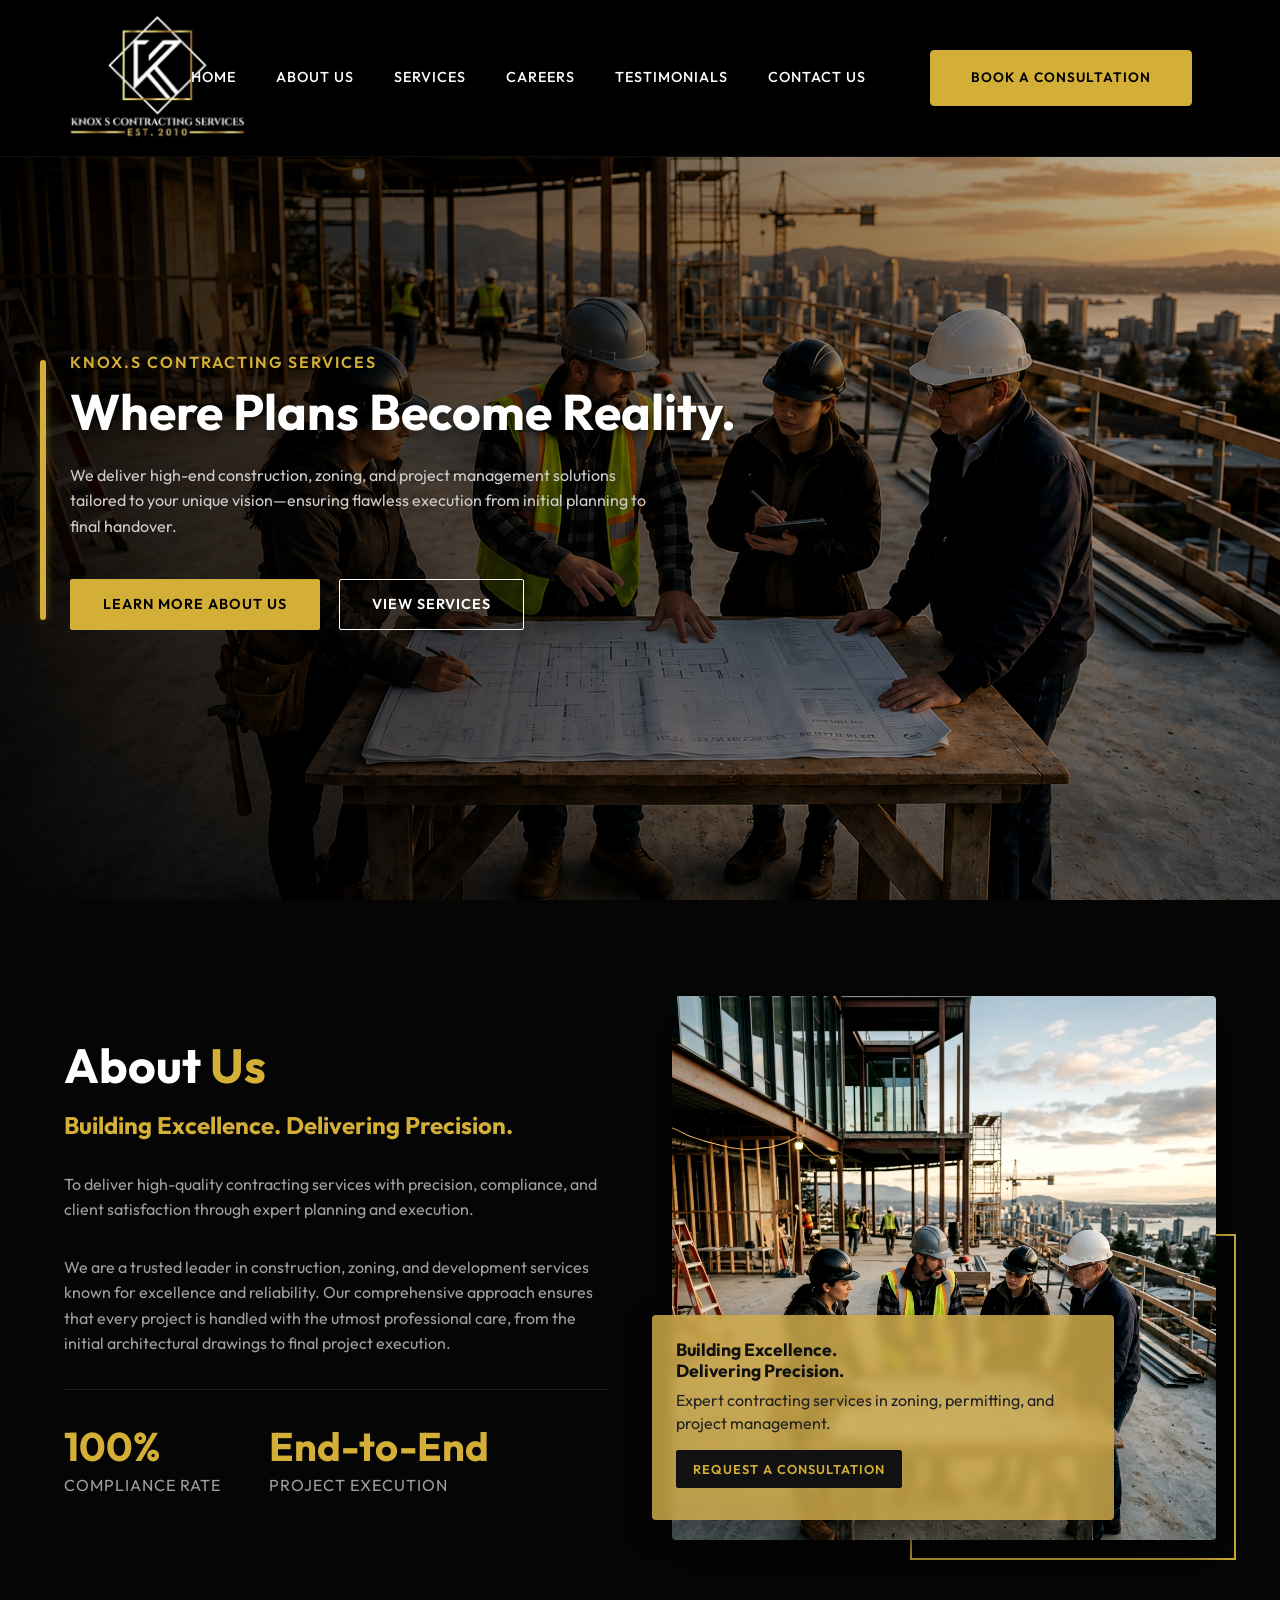
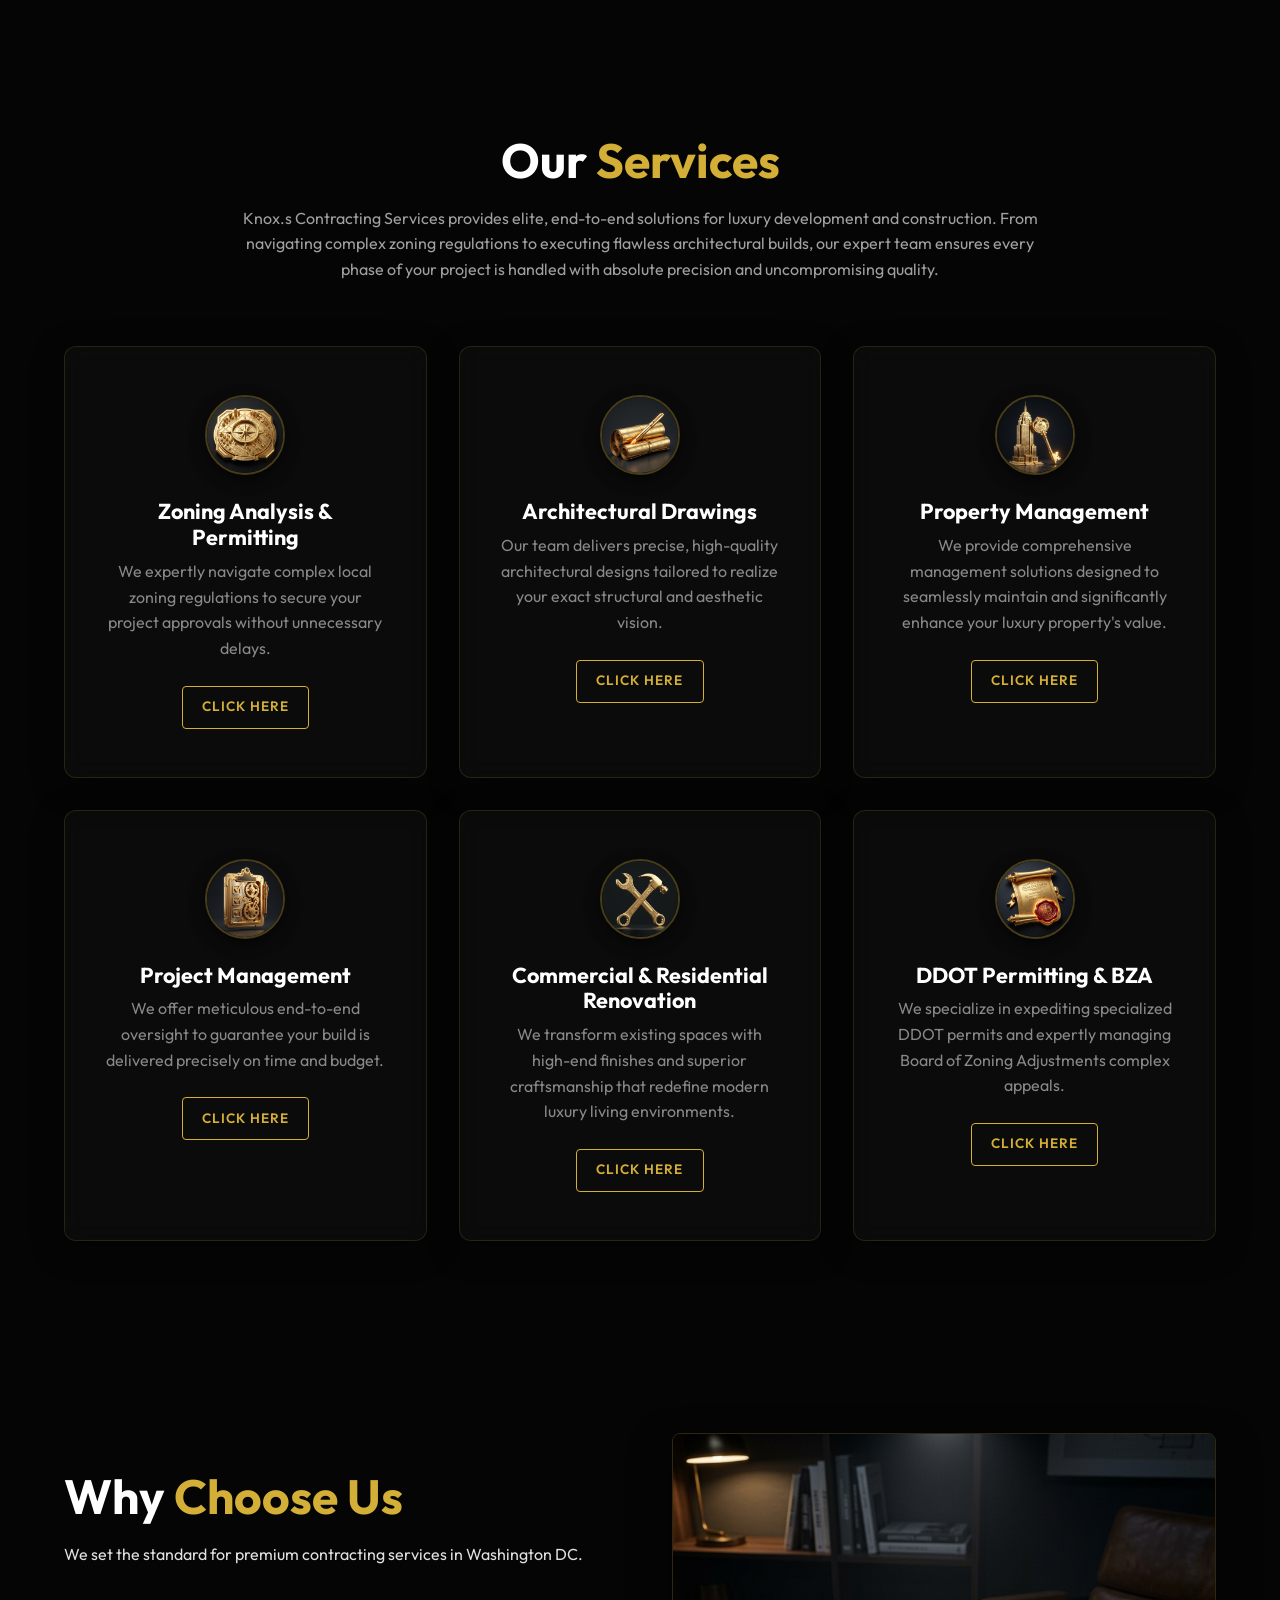
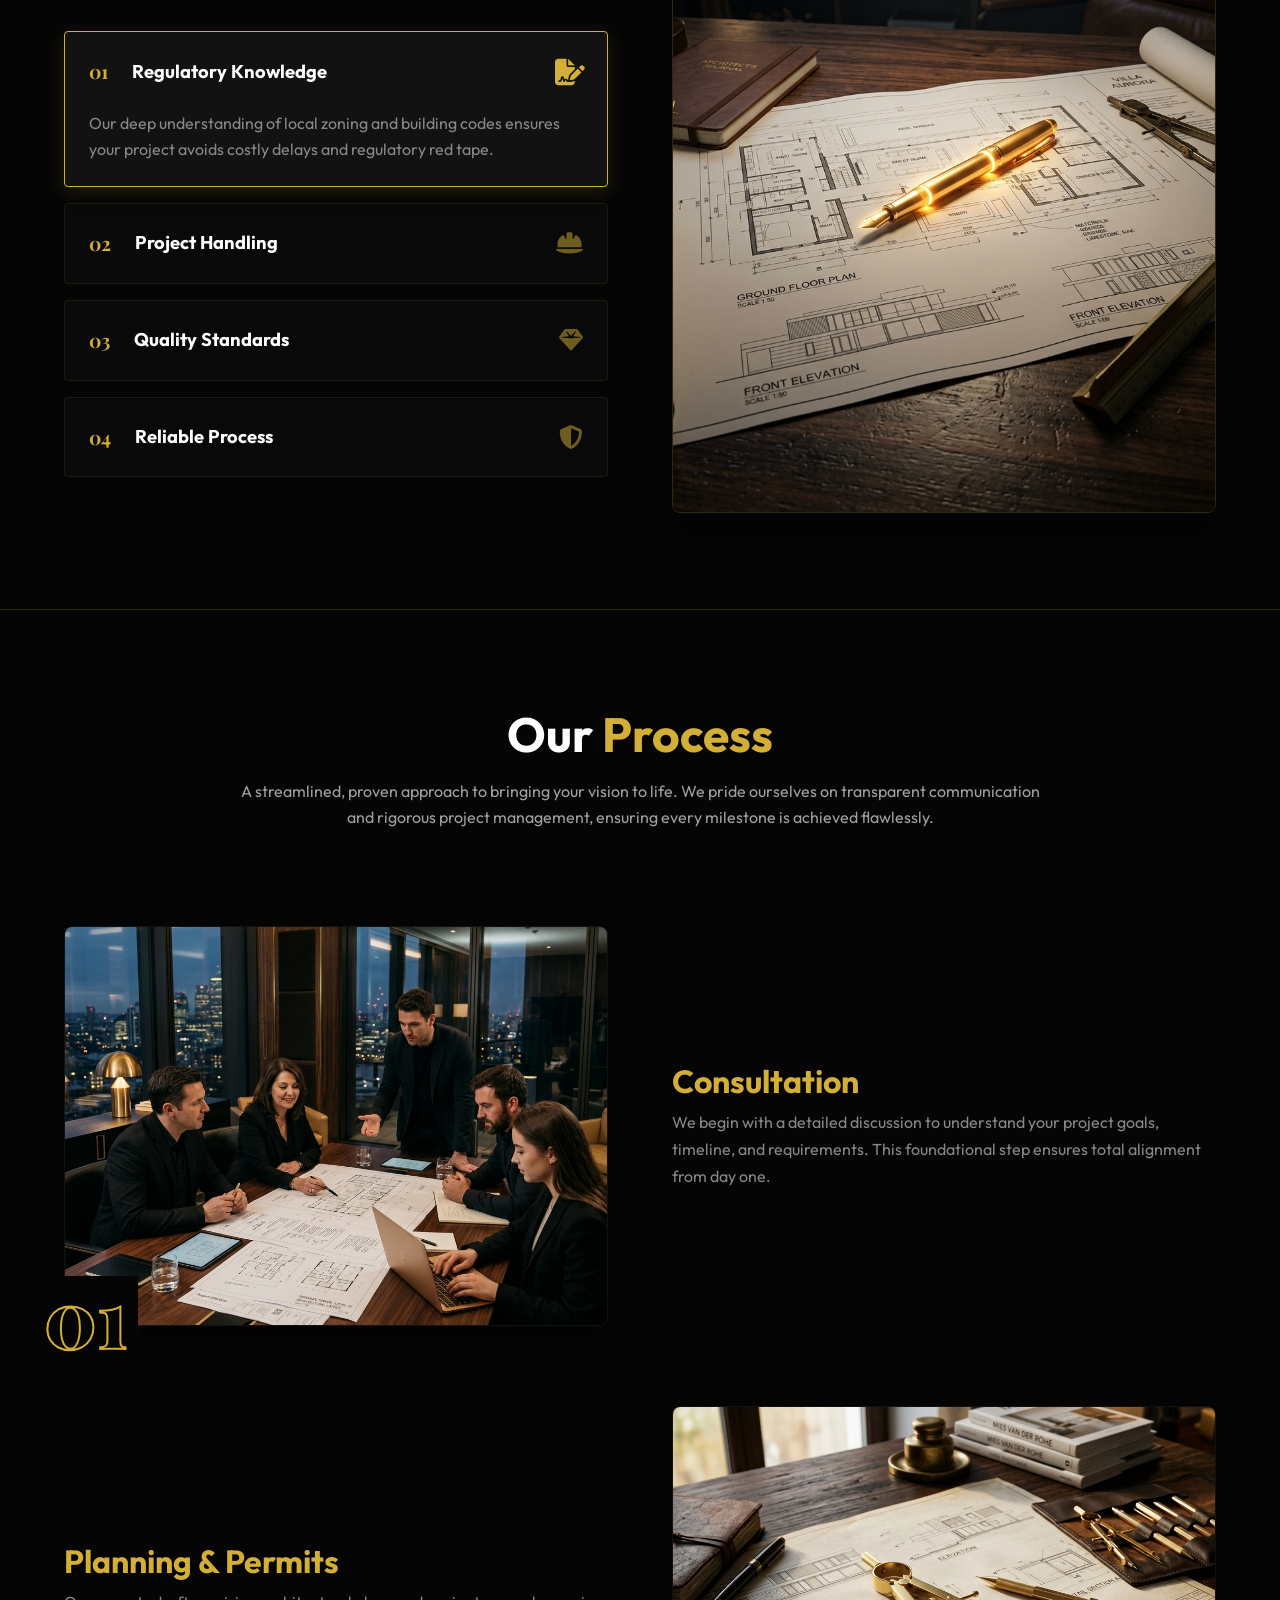
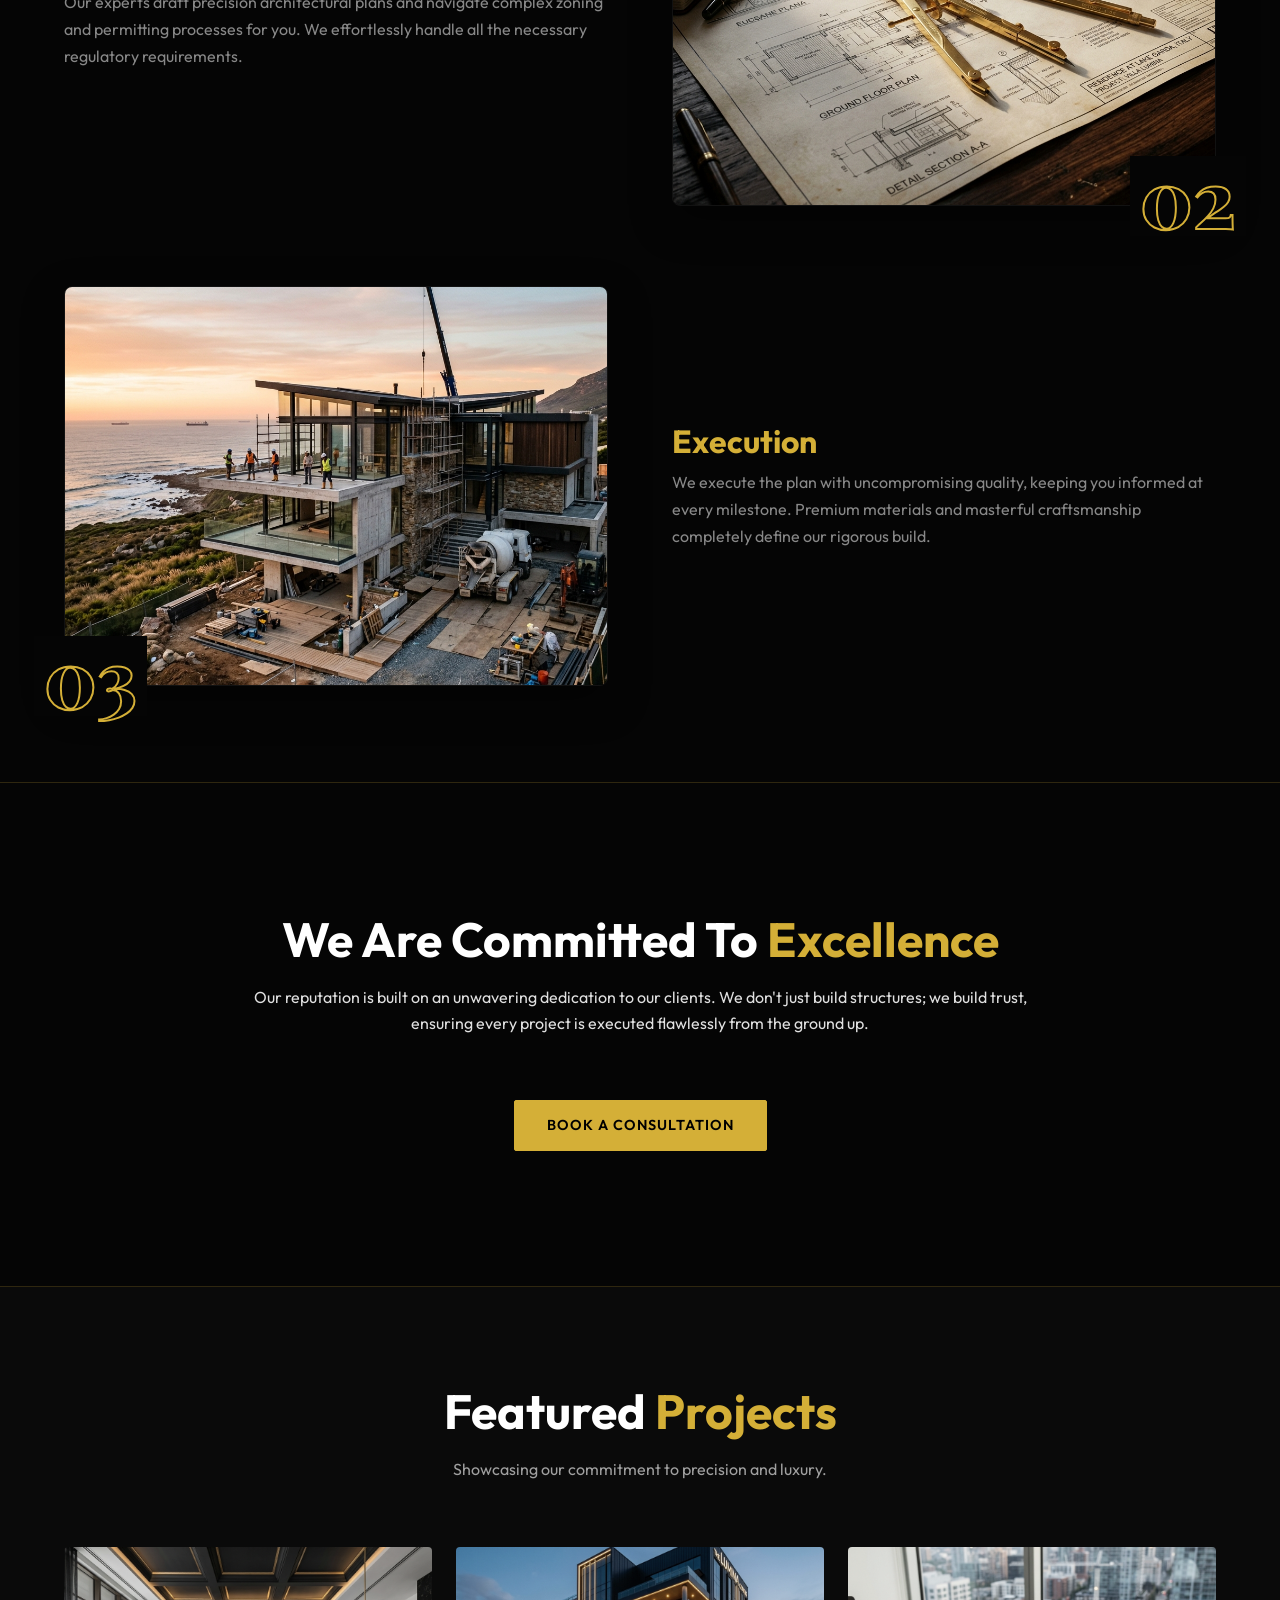
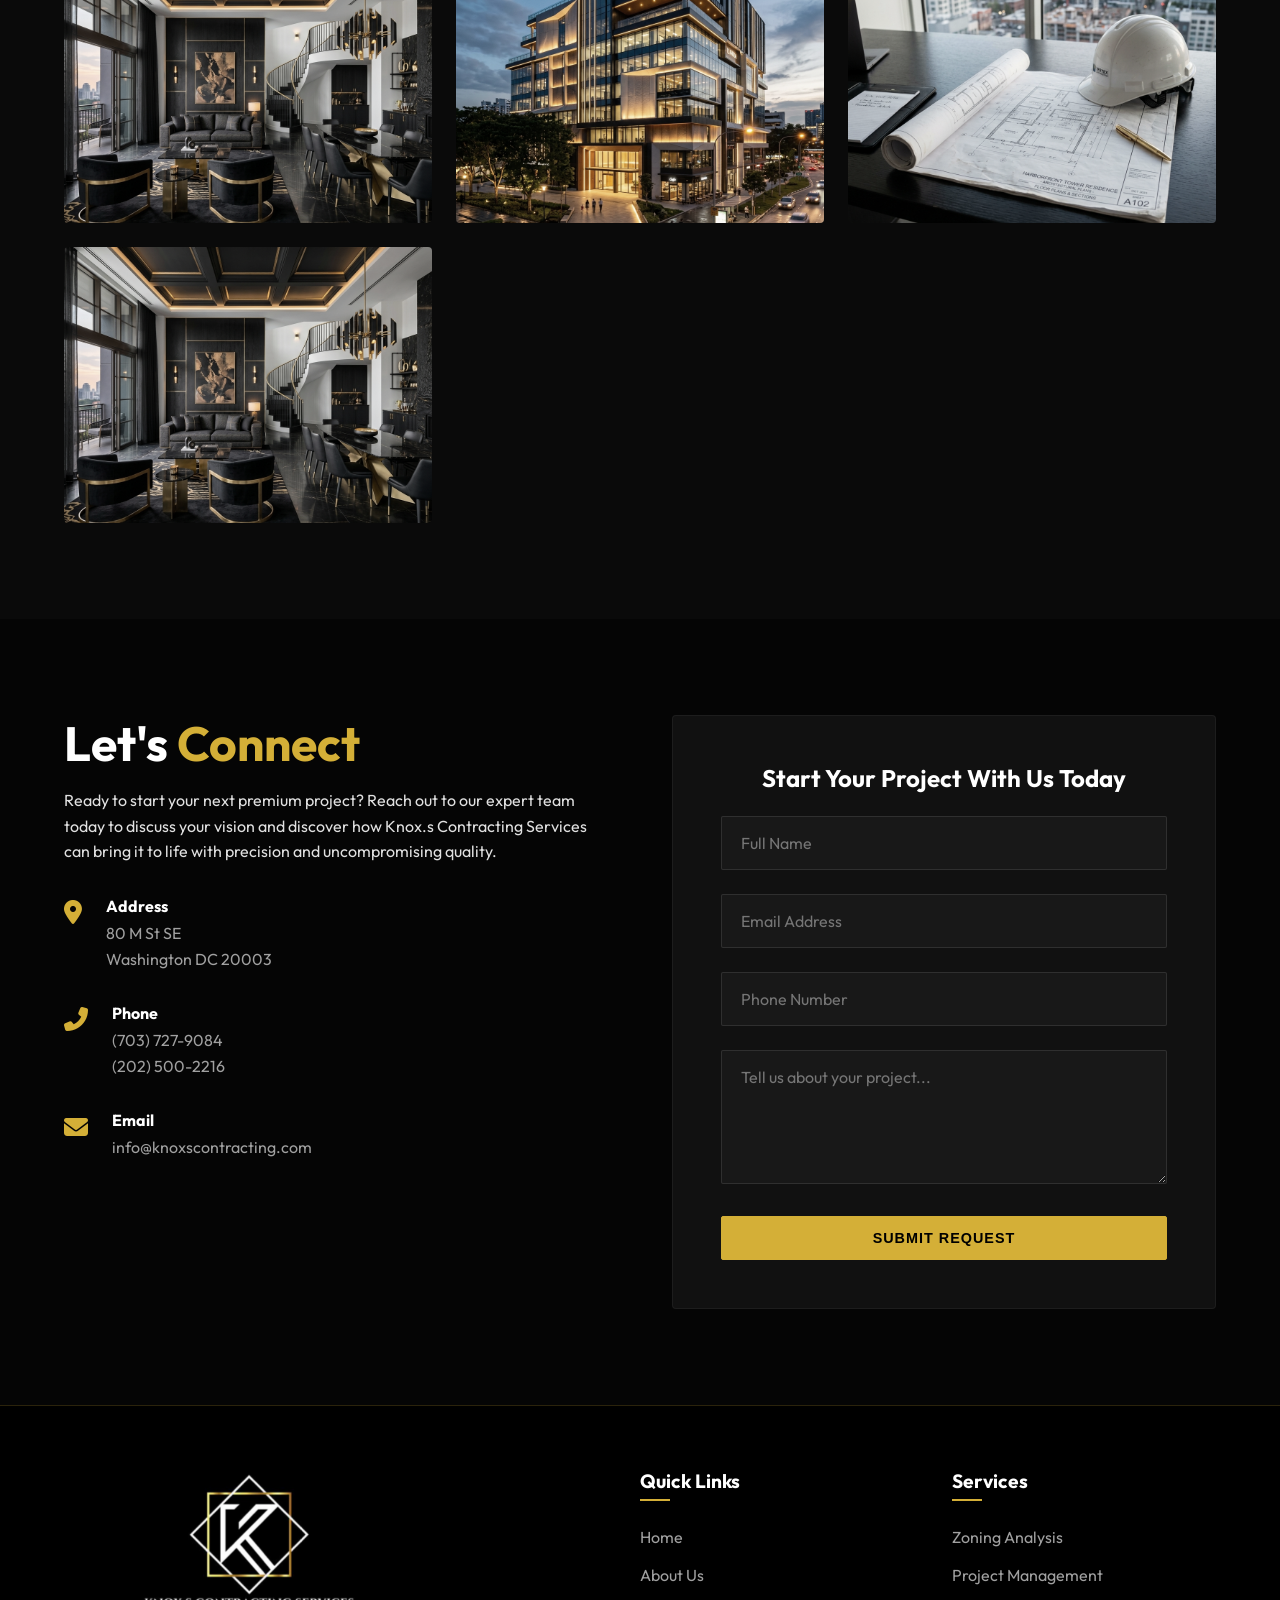
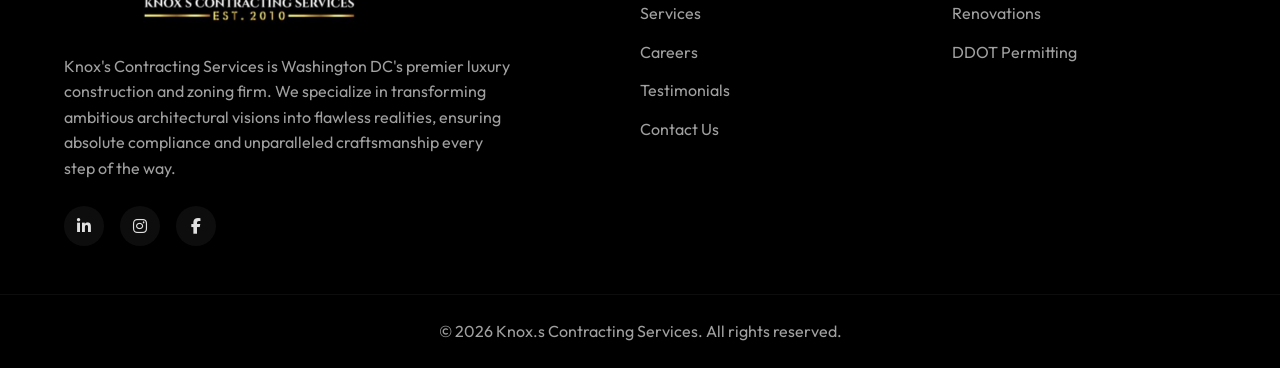
<file: index.html>
<!DOCTYPE html>
<html lang="en">
<head>
    <meta charset="UTF-8">
    <meta name="viewport" content="width=device-width, initial-scale=1.0">
    <title>Knox.s Contracting Services | Precision & Excellence</title>
    <meta name="description" content="Knox.s Contracting Services - Experts in zoning, permitting, and project management. Building Excellence. Delivering Precision.">
    <!-- Google Fonts -->
    <link rel="preconnect" href="https://fonts.googleapis.com">
    <link rel="preconnect" href="https://fonts.gstatic.com" crossorigin>
    <link href="https://fonts.googleapis.com/css2?family=Outfit:wght@300;400;500;700&family=Playfair+Display:ital,wght@0,600;1,600&display=swap" rel="stylesheet">
    <!-- FontAwesome for Icons -->
    <link rel="stylesheet" href="https://cdnjs.cloudflare.com/ajax/libs/font-awesome/6.4.0/css/all.min.css">
    <link rel="stylesheet" href="styles1.css">
</head>
<body>

    <!-- Header Navigation -->
    <header class="navbar">
        <div class="container nav-container">
            <a href="#" class="logo">
                <img src="images/logo.png" alt="Knox.s Contracting Services" class="nav-logo">
            </a>
            <nav class="nav-links">
                <a href="index.html">Home</a>
                <a href="about.html">About Us</a>
                <a href="services.html">Services</a>
                <a href="careers.html">Careers</a>
                <a href="testimonials.html">Testimonials</a>
                <a href="#contact">Contact Us</a>
                <a href="consultation.html" class="btn btn-primary">Book a Consultation</a>
            </nav>
            <button class="mobile-menu-btn"><i class="fas fa-bars"></i></button>
        </div>
    </header>

    <!-- Hero Section -->
    <section class="hero-section" id="home">
        <div class="hero-overlay"></div>
        <div class="container hero-content">
            <div class="hero-left-align animate-up">
                <div class="vertical-accent"></div>
                <div class="hero-text-content">
                    <p class="hero-overline">Knox.s Contracting Services</p>
                    <h1 class="hero-title delay-1">Where Plans Become Reality.</h1>
                    <p class="hero-description delay-2">We deliver high-end construction, zoning, and project management solutions tailored to your unique vision—ensuring flawless execution from initial planning to final handover.</p>
                    <div class="hero-buttons delay-3">
                        <a href="about.html" class="btn btn-primary">Learn More About Us</a>
                        <a href="services.html" class="btn btn-secondary">View Services</a>
                    </div>
                </div>
            </div>
        </div>
    </section>

    <!-- About Section -->
    <section class="about section-padding" id="about">
        <div class="container about-grid">
            <div class="about-content reveal">
                <h2 class="section-title">About <span class="gold-text">Us</span></h2>
                <h3 class="gold-text mb-2" style="font-size: 1.5rem;">Building Excellence. Delivering Precision.</h3>
                <p class="lead">To deliver high-quality contracting services with precision, compliance, and client satisfaction through expert planning and execution.</p>
                <p>We are a trusted leader in construction, zoning, and development services known for excellence and reliability. Our comprehensive approach ensures that every project is handled with the utmost professional care, from the initial architectural drawings to final project execution.</p>
                <div class="stats">
                    <div class="stat-item">
                        <h3 class="gold-text">100%</h3>
                        <p>Compliance Rate</p>
                    </div>
                    <div class="stat-item">
                        <h3 class="gold-text">End-to-End</h3>
                        <p>Project Execution</p>
                    </div>
                </div>
            </div>
            <div class="about-image reveal delay-1">
                <div class="image-wrapper">
                    <img src="images/about.png" alt="Contracting Professionals">
                    <div class="about-image-overlay">
                        <h4>Building Excellence.<br>Delivering Precision.</h4>
                        <p>Expert contracting services in zoning, permitting, and project management.</p>
                        <a href="consultation.html" class="btn btn-dark-gold btn-sm">Request a Consultation</a>
                    </div>
                    <div class="accent-box"></div>
                </div>
            </div>
        </div>
    </section>

    <!-- Services Section -->
    <section class="services section-padding bg-darker" id="services">
        <div class="container">
            <div class="section-header center reveal">
                <h2 class="section-title">Our <span class="gold-text">Services</span></h2>
                <p>Knox.s Contracting Services provides elite, end-to-end solutions for luxury development and construction. From navigating complex zoning regulations to executing flawless architectural builds, our expert team ensures every phase of your project is handled with absolute precision and uncompromising quality.</p>
            </div>
            <div class="services-grid">
                <div class="service-card reveal">
                    <div class="service-icon">
                        <img src="images/icon_zoning.png" alt="Zoning Icon">
                    </div>
                    <h3>Zoning Analysis & Permitting</h3>
                    <p>We expertly navigate complex local zoning regulations to secure your project approvals without unnecessary delays.</p>
                    <a href="zoning-analysis.html" class="service-btn">Click Here</a>
                </div>
                <div class="service-card reveal delay-1">
                    <div class="service-icon">
                        <img src="images/icon_architecture.png" alt="Architecture Icon">
                    </div>
                    <h3>Architectural Drawings</h3>
                    <p>Our team delivers precise, high-quality architectural designs tailored to realize your exact structural and aesthetic vision.</p>
                    <a href="architectural-drawings.html" class="service-btn">Click Here</a>
                </div>
                <div class="service-card reveal delay-2">
                    <div class="service-icon">
                        <img src="images/icon_property.png" alt="Property Icon">
                    </div>
                    <h3>Property Management</h3>
                    <p>We provide comprehensive management solutions designed to seamlessly maintain and significantly enhance your luxury property's value.</p>
                    <a href="property-management.html" class="service-btn">Click Here</a>
                </div>
                <div class="service-card reveal">
                    <div class="service-icon">
                        <img src="images/icon_project.png" alt="Project Icon">
                    </div>
                    <h3>Project Management</h3>
                    <p>We offer meticulous end-to-end oversight to guarantee your build is delivered precisely on time and budget.</p>
                    <a href="project-management.html" class="service-btn">Click Here</a>
                </div>
                <div class="service-card reveal delay-1">
                    <div class="service-icon">
                        <img src="images/icon_renovation.png" alt="Renovation Icon">
                    </div>
                    <h3>Commercial & Residential Renovation</h3>
                    <p>We transform existing spaces with high-end finishes and superior craftsmanship that redefine modern luxury living environments.</p>
                    <a href="renovation.html" class="service-btn">Click Here</a>
                </div>
                <div class="service-card reveal delay-2">
                    <div class="service-icon">
                        <img src="images/icon_permit.png" alt="Permit Icon">
                    </div>
                    <h3>DDOT Permitting & BZA</h3>
                    <p>We specialize in expediting specialized DDOT permits and expertly managing Board of Zoning Adjustments complex appeals.</p>
                    <a href="ddot-permitting.html" class="service-btn">Click Here</a>
                </div>
            </div>
        </div>
    </section>


    <!-- Why Choose Us Section -->
    <section class="why-us section-padding" id="why-us">
        <div class="container why-us-grid">
            <div class="tabs-container reveal">
                <h2 class="section-title">Why <span class="gold-text">Choose Us</span></h2>
                <p class="mb-2">We set the standard for premium contracting services in Washington DC.</p>
                
                <div class="tabs-list">
                    <div class="tab-item active" data-tab="1">
                        <div class="tab-header">
                            <span class="tab-number">01</span>
                            <h4>Regulatory Knowledge</h4>
                            <i class="fas fa-file-signature tab-icon"></i>
                        </div>
                        <div class="tab-content">
                            <p>Our deep understanding of local zoning and building codes ensures your project avoids costly delays and regulatory red tape.</p>
                        </div>
                    </div>
                    
                    <div class="tab-item" data-tab="2">
                        <div class="tab-header">
                            <span class="tab-number">02</span>
                            <h4>Project Handling</h4>
                            <i class="fas fa-hard-hat tab-icon"></i>
                        </div>
                        <div class="tab-content">
                            <p>From initial conceptual blueprints to final walkthroughs, we expertly manage every single phase to guarantee a seamless project execution.</p>
                        </div>
                    </div>
                    
                    <div class="tab-item" data-tab="3">
                        <div class="tab-header">
                            <span class="tab-number">03</span>
                            <h4>Quality Standards</h4>
                            <i class="fas fa-gem tab-icon"></i>
                        </div>
                        <div class="tab-content">
                            <p>We source only premium materials and partner with elite craftsmen to deliver finishes that redefine luxury and structural excellence.</p>
                        </div>
                    </div>
                    
                    <div class="tab-item" data-tab="4">
                        <div class="tab-header">
                            <span class="tab-number">04</span>
                            <h4>Reliable Process</h4>
                            <i class="fas fa-shield-alt tab-icon"></i>
                        </div>
                        <div class="tab-content">
                            <p>Clear communication and strictly reliable timelines are proactively guaranteed, giving you absolute peace of mind throughout the entire build.</p>
                        </div>
                    </div>
                </div>
            </div>

            <div class="tabs-image-showcase reveal delay-1">
                <img src="images/tab_img_1.png" alt="Regulatory Knowledge" class="tab-image active" id="tab-img-1">
                <img src="images/tab_img_2.png" alt="Project Handling" class="tab-image" id="tab-img-2">
                <img src="images/tab_img_3.png" alt="Quality Standards" class="tab-image" id="tab-img-3">
                <img src="images/tab_img_4.png" alt="Reliable Process" class="tab-image" id="tab-img-4">
            </div>
        </div>
    </section>

    <!-- Process Section -->
    <section class="process section-padding" id="process">
        <div class="container">
            <div class="section-header center reveal">
                <h2 class="section-title">Our <span class="gold-text">Process</span></h2>
                <p>A streamlined, proven approach to bringing your vision to life. We pride ourselves on transparent communication and rigorous project management, ensuring every milestone is achieved flawlessly.</p>
            </div>
            <div class="process-timeline">
                
                <!-- Step 1 -->
                <div class="process-row reveal">
                    <div class="process-image">
                        <img src="images/process_1.png" alt="Consultation">
                        <div class="process-number">01</div>
                    </div>
                    <div class="process-text">
                        <h3>Consultation</h3>
                        <p>We begin with a detailed discussion to understand your project goals, timeline, and requirements. This foundational step ensures total alignment from day one.</p>
                    </div>
                </div>

                <!-- Step 2 -->
                <div class="process-row reverse reveal">
                    <div class="process-image">
                        <img src="images/process_2.png" alt="Planning">
                        <div class="process-number">02</div>
                    </div>
                    <div class="process-text">
                        <h3>Planning & Permits</h3>
                        <p>Our experts draft precision architectural plans and navigate complex zoning and permitting processes for you. We effortlessly handle all the necessary regulatory requirements.</p>
                    </div>
                </div>

                <!-- Step 3 -->
                <div class="process-row reveal">
                    <div class="process-image">
                        <img src="images/process_3.png" alt="Execution">
                        <div class="process-number">03</div>
                    </div>
                    <div class="process-text">
                        <h3>Execution</h3>
                        <p>We execute the plan with uncompromising quality, keeping you informed at every milestone. Premium materials and masterful craftsmanship completely define our rigorous build.</p>
                    </div>
                </div>



            </div>
        </div>
    </section>

    <!-- Commitment Banner Section -->
    <section class="commitment parallax-banner">
        <div class="parallax-overlay"></div>
        <div class="container commitment-content center reveal">
            <h2 class="section-title">We Are Committed To <span class="gold-text">Excellence</span></h2>
            <p class="commitment-subtext mx-auto">Our reputation is built on an unwavering dedication to our clients. We don't just build structures; we build trust, ensuring every project is executed flawlessly from the ground up.</p>
            
            <div style="margin-top: 2.5rem;">
                <a href="consultation.html" class="btn btn-primary">Book a Consultation</a>
            </div>

        </div>
    </section>

    <!-- Portfolio Section -->
    <section class="portfolio section-padding bg-darker" id="portfolio">
        <div class="container">
            <div class="section-header center reveal">
                <h2 class="section-title">Featured <span class="gold-text">Projects</span></h2>
                <p>Showcasing our commitment to precision and luxury.</p>
            </div>
            <div class="portfolio-grid">
                <div class="portfolio-item reveal">
                    <img src="images/portfolio_1.png" alt="Luxury Residential">
                    <div class="portfolio-overlay">
                        <div class="portfolio-text">
                            <h4>Luxury Residential</h4>
                            <p>Complete structural renovation and interior modernization.</p>
                        </div>
                    </div>
                </div>
                <div class="portfolio-item reveal delay-1">
                    <img src="images/portfolio_2.png" alt="Commercial Development">
                    <div class="portfolio-overlay">
                        <div class="portfolio-text">
                            <h4>Commercial Hub</h4>
                            <p>Comprehensive management for modern business complexes.</p>
                        </div>
                    </div>
                </div>
                <div class="portfolio-item reveal delay-2">
                    <img src="images/portfolio_3.png" alt="Architecture Planning">
                    <div class="portfolio-overlay">
                        <div class="portfolio-text">
                            <h4>DC Office Complex</h4>
                            <p>Expert zoning analysis and seamless permitting.</p>
                        </div>
                    </div>
                </div>
                <div class="portfolio-item reveal">
                    <img src="images/portfolio_1.png" alt="Modern Interior">
                    <div class="portfolio-overlay">
                        <div class="portfolio-text">
                            <h4>Modern Interior</h4>
                            <p>Custom architectural design for minimalist aesthetics.</p>
                        </div>
                    </div>
                </div>
            </div>
        </div>
    </section>

    <!-- Contact Section -->
    <section class="contact section-padding" id="contact">
        <div class="container contact-grid">
            <div class="contact-info reveal">
                <h2 class="section-title">Let's <span class="gold-text">Connect</span></h2>
                <p class="mb-2">Ready to start your next premium project? Reach out to our expert team today to discuss your vision and discover how Knox.s Contracting Services can bring it to life with precision and uncompromising quality.</p>
                
                <div class="info-item">
                    <i class="fas fa-map-marker-alt gold-text"></i>
                    <div>
                        <h4>Address</h4>
                        <p>80 M St SE<br>Washington DC 20003</p>
                    </div>
                </div>
                <div class="info-item">
                    <i class="fas fa-phone-alt gold-text"></i>
                    <div>
                        <h4>Phone</h4>
                        <p>(703) 727-9084<br>(202) 500-2216</p>
                    </div>
                </div>
                <div class="info-item">
                    <i class="fas fa-envelope gold-text"></i>
                    <div>
                        <h4>Email</h4>
                        <p>info@knoxscontracting.com</p>
                    </div>
                </div>
            </div>
            
            <div class="contact-form-container reveal delay-1">
                <form class="contact-form" id="contactForm">
                    <h3>Start Your Project With Us Today</h3>
                    <div class="form-group">
                        <input type="text" id="name" placeholder="Full Name" required>
                    </div>
                    <div class="form-group">
                        <input type="email" id="email" placeholder="Email Address" required>
                    </div>
                    <div class="form-group">
                        <input type="tel" id="phone" placeholder="Phone Number" required>
                    </div>
                    <div class="form-group">
                        <textarea id="message" rows="5" placeholder="Tell us about your project..." required></textarea>
                    </div>
                    <button type="submit" class="btn btn-primary btn-full">Submit Request</button>
                </form>
            </div>
        </div>
    </section>

    <!-- Footer -->
    <footer>
        <div class="container footer-grid">
            <div class="footer-brand">
                <a href="#" class="logo" style="margin-bottom: 1.5rem;">
                    <img src="images/logo.png" alt="Knox.s Contracting Services" class="footer-logo">
                </a>
                <p>Knox's Contracting Services is Washington DC's premier luxury construction and zoning firm. We specialize in transforming ambitious architectural visions into flawless realities, ensuring absolute compliance and unparalleled craftsmanship every step of the way.</p>
                <div class="social-links">
                    <a href="#"><i class="fab fa-linkedin-in"></i></a>
                    <a href="#"><i class="fab fa-instagram"></i></a>
                    <a href="#"><i class="fab fa-facebook-f"></i></a>
                </div>
            </div>
            <div class="footer-links">
                <h4>Quick Links</h4>
                <ul>
                    <li><a href="index.html">Home</a></li>
                    <li><a href="about.html">About Us</a></li>
                    <li><a href="services.html">Services</a></li>
                    <li><a href="careers.html">Careers</a></li>
                    <li><a href="testimonials.html">Testimonials</a></li>
                    <li><a href="#contact">Contact Us</a></li>
                </ul>

            </div>
            <div class="footer-links">
                <h4>Services</h4>
                <ul>
                    <li><a href="zoning-analysis.html">Zoning Analysis</a></li>
                    <li><a href="project-management.html">Project Management</a></li>
                    <li><a href="renovation.html">Renovations</a></li>
                    <li><a href="ddot-permitting.html">DDOT Permitting</a></li>
                </ul>
            </div>
        </div>
        <div class="footer-bottom">
            <div class="container">
                <p>&copy; 2026 Knox.s Contracting Services. All rights reserved.</p>
            </div>
        </div>
    </footer>

    <script src="script1.js"></script>
</body>
</html>
</file>
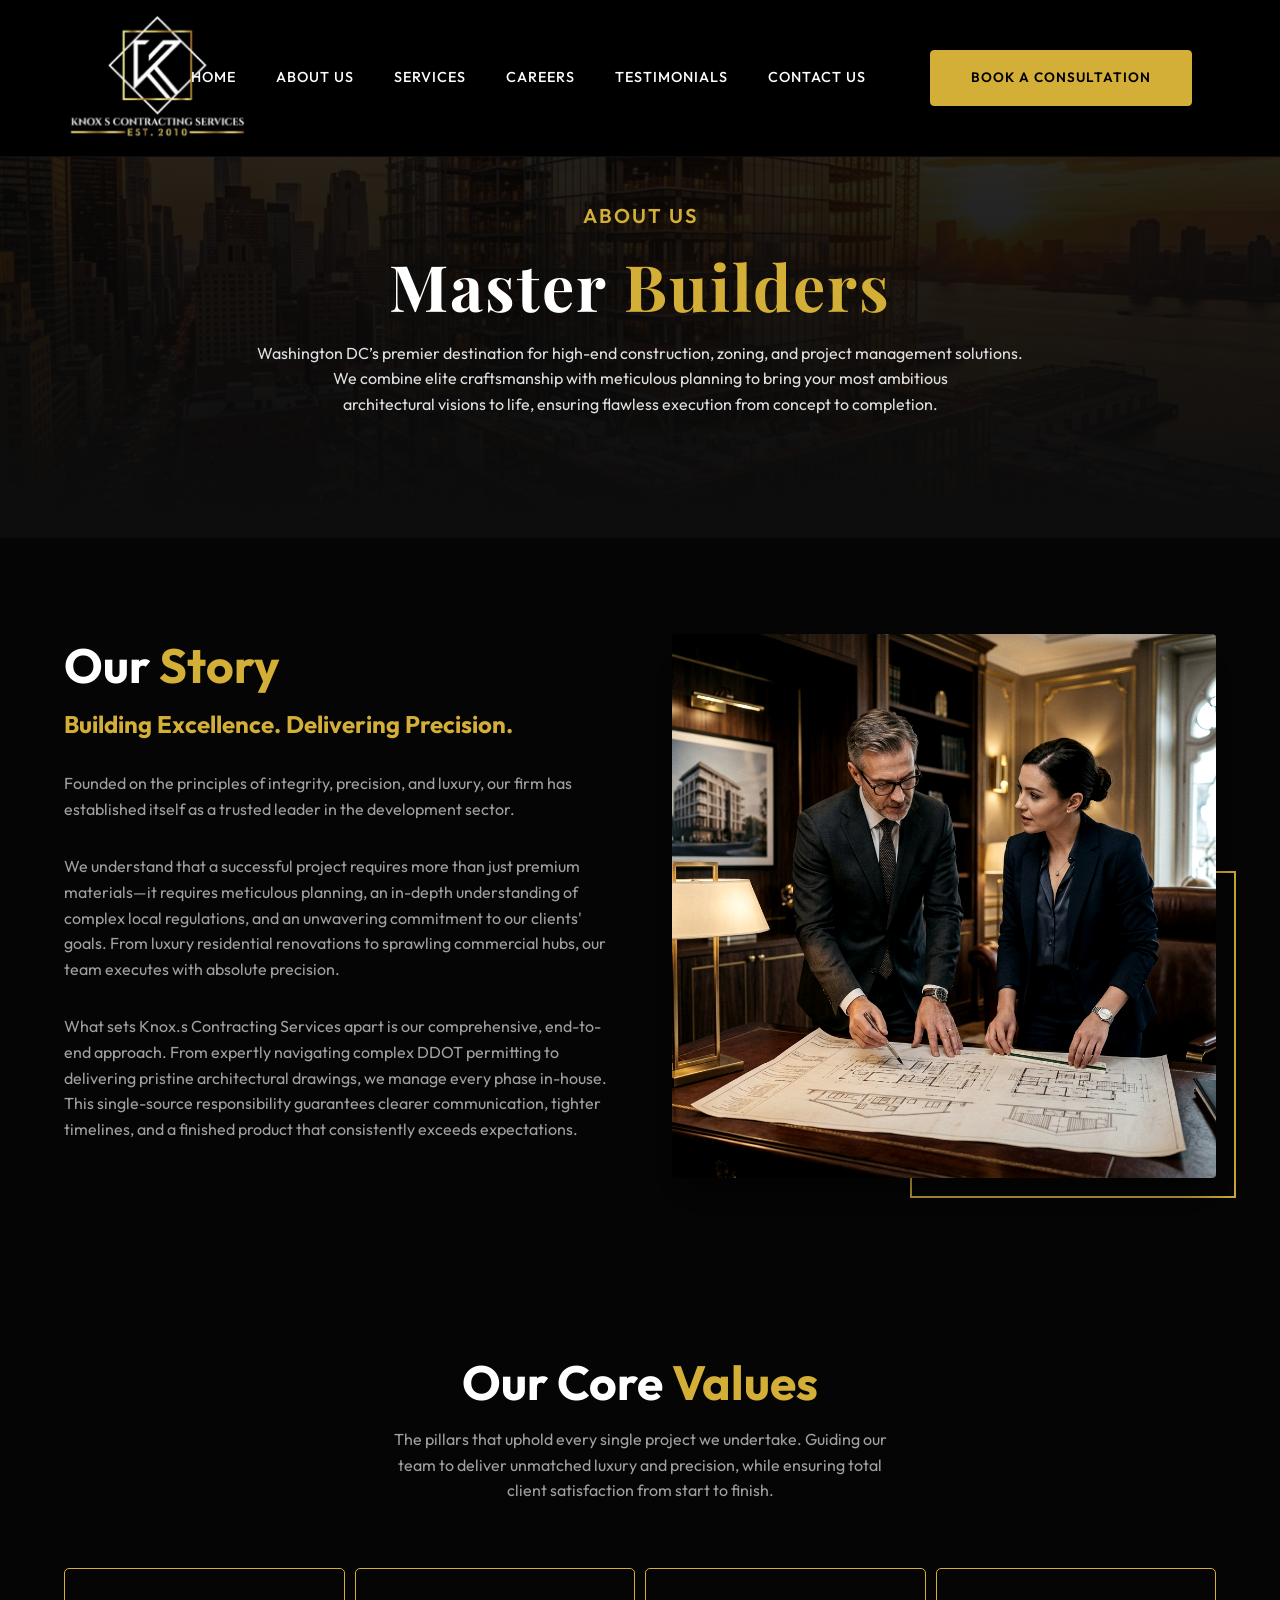
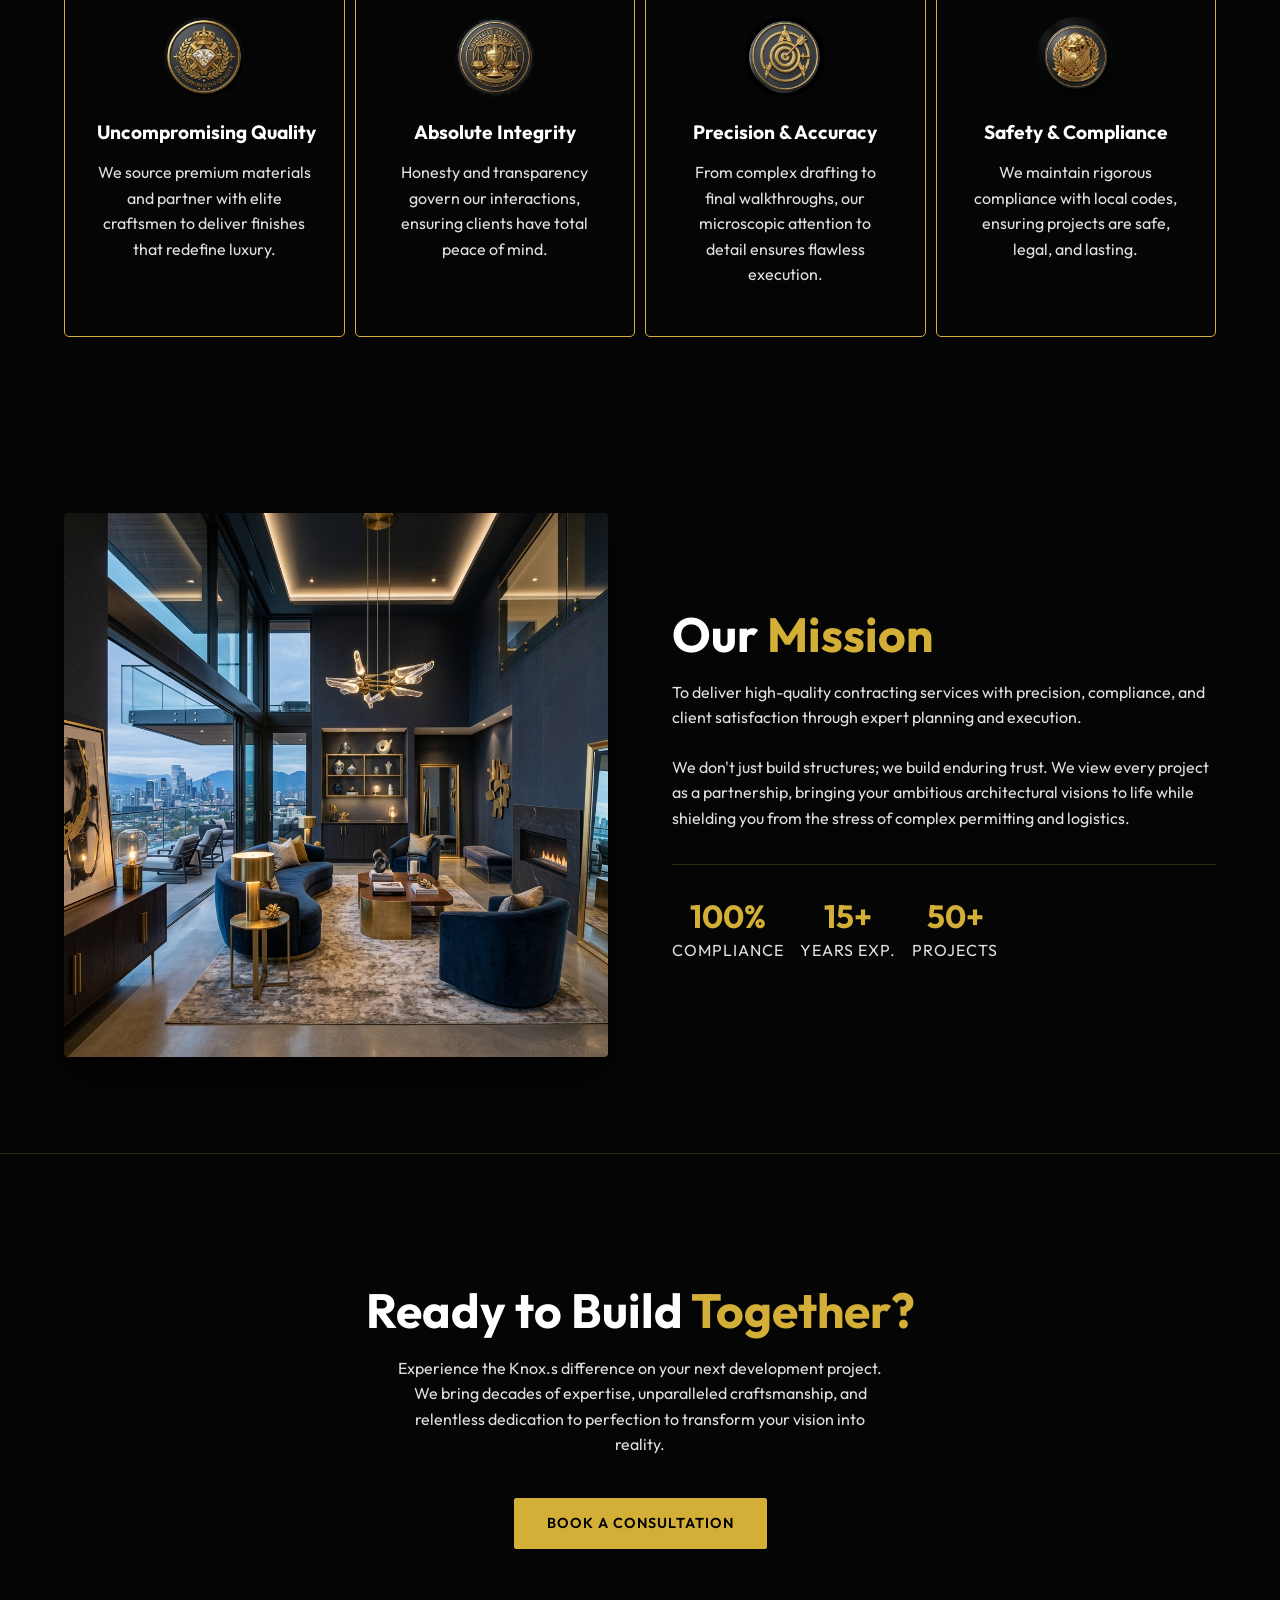
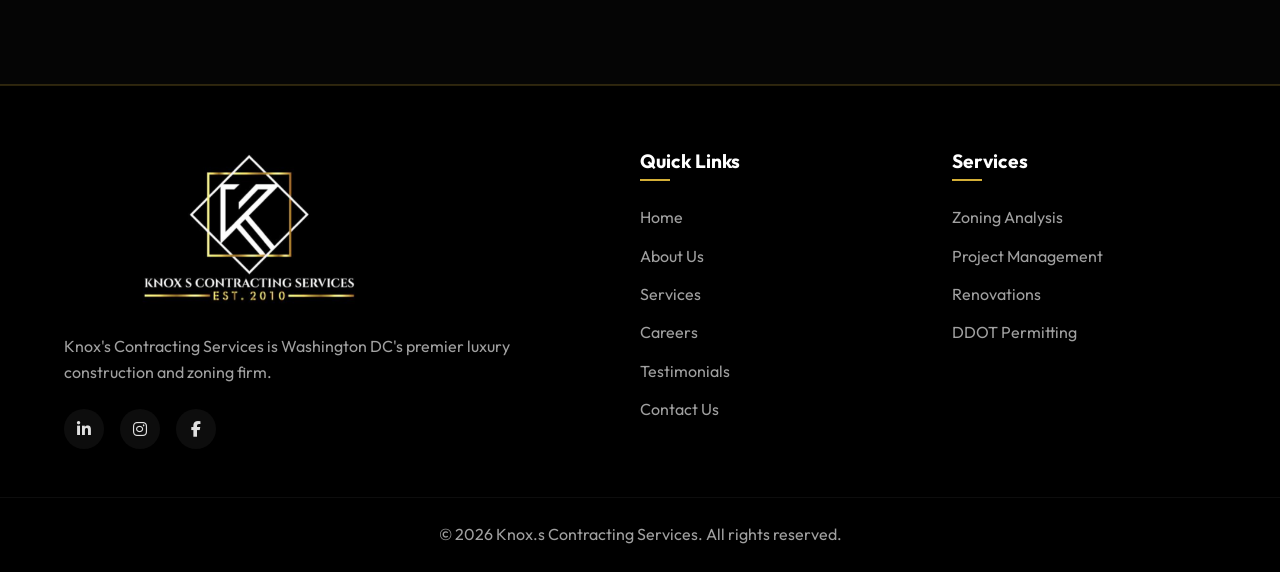
<file: about.html>
<!DOCTYPE html>
<html lang="en">
<head>
    <meta charset="UTF-8">
    <meta name="viewport" content="width=device-width, initial-scale=1.0">
    <title>Knox.s Contracting Services | About Us</title>
    <meta name="description" content="Learn more about Knox.s Contracting Services, Washington DC's premier luxury construction firm.">
    <!-- Google Fonts -->
    <link rel="preconnect" href="https://fonts.googleapis.com">
    <link rel="preconnect" href="https://fonts.gstatic.com" crossorigin>
    <link href="https://fonts.googleapis.com/css2?family=Outfit:wght@300;400;500;700&family=Playfair+Display:ital,wght@0,600;1,600&display=swap" rel="stylesheet">
    <!-- FontAwesome for Icons -->
    <link rel="stylesheet" href="https://cdnjs.cloudflare.com/ajax/libs/font-awesome/6.4.0/css/all.min.css">
    <link rel="stylesheet" href="styles1.css">
    <style>
        .about-hero {
            position: relative;
            padding: 200px 0 120px;
            background-image: url('images/about_hero_new.png');
            background-size: cover;
            background-position: center;
            
            text-align: center;
            border-bottom: 2px solid var(--primary-gold);
        }
        .about-hero-overlay {
            position: absolute;
            top: 0;
            left: 0;
            width: 100%;
            height: 100%;
            background: linear-gradient(to bottom, rgba(0,0,0,0.8) 0%, rgba(13,13,13,1) 100%);
            z-index: 1;
        }
        .about-hero .container {
            position: relative;
            z-index: 2;
        }
        .about-hero .page-title {
            font-size: 4rem;
            margin-bottom: 1rem;
            font-family: 'Playfair Display', serif;
            letter-spacing: 2px;
        }
        .about-hero .lead {
            font-size: 1.2rem;
            color: var(--text-muted);
            max-width: 700px;
            margin: 0 auto;
        }
        
        .core-values {
            padding: 5rem 0;
            background-color: var(--bg-card);
        }
        .values-grid {
            display: grid;
            grid-template-columns: repeat(auto-fit, minmax(250px, 1fr));
            gap: 10px;
            margin-top: 3rem;
        }
        .value-card {
            padding: 3rem 2rem;
            text-align: center;
            border: 1px solid var(--clr-gold);
            border-radius: 5px;
            transition: all 0.4s ease;
            background: transparent;
        }
        .value-card:hover {
            transform: translateY(-10px);
        }
        .value-card i {
            font-size: 2.5rem;
            color: var(--primary-gold);
            margin-bottom: 1.5rem;
        }
        .value-card h3 {
            margin-bottom: 1rem;
            font-size: 1.2rem;
            white-space: nowrap;
        }

        .mission-section {
            display: grid;
            grid-template-columns: 1fr 1fr;
            gap: 4rem;
            align-items: center;
        }
        .mission-image {
            position: relative;
        }
        .mission-image img {
            width: 100%;
            border-radius: 4px;
            box-shadow: 0 20px 40px rgba(0,0,0,0.6);
        }
        .mission-image::before {
            content: '';
            position: absolute;
            top: -20px;
            left: -20px;
            width: 100%;
            height: 100%;
            border: 2px solid var(--primary-gold);
            z-index: -1;
            border-radius: 4px;
        }
        @media (max-width: 992px) {
            .mission-section {
                grid-template-columns: 1fr;
            }
            .mission-image {
                order: -1;
            }
        }
    </style>
</head>
<body>

    <!-- Header Navigation -->
    <header class="navbar">
        <div class="container nav-container">
            <a href="index.html" class="logo">
                <img src="images/logo.png" alt="Knox.s Contracting Services" class="nav-logo">
            </a>
            <nav class="nav-links">
                <a href="index.html">Home</a>
                <a href="about.html" class="active">About Us</a>
                <a href="services.html">Services</a>
                <a href="careers.html">Careers</a>
                <a href="testimonials.html">Testimonials</a>
                <a href="index.html#contact">Contact Us</a>
                <a href="consultation.html" class="btn btn-primary">Book a Consultation</a>
            </nav>
            <button class="mobile-menu-btn"><i class="fas fa-bars"></i></button>
        </div>
    </header>

    <!-- Page Header (Hero) -->
    <section class="about-hero">
        <div class="about-hero-overlay"></div>
        <div class="container reveal">
            <div style="font-size: 20px; text-transform: uppercase; letter-spacing: 2px; color: var(--clr-gold); font-weight: 600; margin-bottom: 1rem;">About Us</div>
            <h1 class="page-title">Master <span class="gold-text">Builders</span></h1>
            <p class="lead" style="max-width: 900px; margin: 0 auto; line-height: 1.6;">Washington DC’s premier destination for high-end construction, zoning, and project management solutions.<br>We combine elite craftsmanship with meticulous planning to bring your most ambitious<br>architectural visions to life, ensuring flawless execution from concept to completion.</p>
        </div>
    </section>

    <!-- Our Story Section -->
    <section class="about section-padding" id="our-story" style="background-color: var(--bg-darker);">
        <div class="container about-grid">
            <div class="about-content reveal">
                <h2 class="section-title">Our <span class="gold-text">Story</span></h2>
                <h3 class="gold-text mb-2" style="font-size: 1.5rem;">Building Excellence. Delivering Precision.</h3>
                <p class="lead">Founded on the principles of integrity, precision, and luxury, our firm has established itself as a trusted leader in the development sector.</p>
                <p>We understand that a successful project requires more than just premium materials—it requires meticulous planning, an in-depth understanding of complex local regulations, and an unwavering commitment to our clients' goals. From luxury residential renovations to sprawling commercial hubs, our team executes with absolute precision.</p>
                <p>What sets Knox.s Contracting Services apart is our comprehensive, end-to-end approach. From expertly navigating complex DDOT permitting to delivering pristine architectural drawings, we manage every phase in-house. This single-source responsibility guarantees clearer communication, tighter timelines, and a finished product that consistently exceeds expectations.</p>
            </div>
            <div class="about-image reveal delay-1">
                <div class="image-wrapper">
                    <img src="images/about_story_new.png" alt="Our Story">
                    <div class="accent-box"></div>
                </div>
            </div>
        </div>
    </section>

    <!-- Core Values Section -->
    <section class="core-values">
        <div class="container">
            <div class="section-header center reveal">
                <h2 class="section-title">Our Core <span class="gold-text">Values</span></h2>
                <p style="max-width: 500px; margin: 0 auto; line-height: 1.6;">The pillars that uphold every single project we undertake. Guiding our team to deliver unmatched luxury and precision, while ensuring total client satisfaction from start to finish.</p>
            </div>
            <div class="values-grid">
                <div class="value-card reveal">
                    <img src="images/icon_quality_gold.png" alt="Quality Icon" style="display: block; width: 80px; height: 80px; border-radius: 50%; margin: 0 auto 1.5rem auto;">
                    <h3>Uncompromising Quality</h3>
                    <p>We source premium materials and partner with elite craftsmen to deliver finishes that redefine luxury.</p>
                </div>
                <div class="value-card reveal delay-1">
                    <img src="images/icon_integrity_gold.png" alt="Integrity Icon" style="display: block; width: 80px; height: 80px; border-radius: 50%; margin: 0 auto 1.5rem auto;">
                    <h3>Absolute Integrity</h3>
                    <p>Honesty and transparency govern our interactions, ensuring clients have total peace of mind.</p>
                </div>
                <div class="value-card reveal delay-2">
                    <img src="images/icon_precision_gold.png" alt="Precision Icon" style="display: block; width: 80px; height: 80px; border-radius: 50%; margin: 0 auto 1.5rem auto;">
                    <h3>Precision & Accuracy</h3>
                    <p>From complex drafting to final walkthroughs, our microscopic attention to detail ensures flawless execution.</p>
                </div>
                <div class="value-card reveal delay-3">
                    <img src="images/icon_safety_gold.png" alt="Safety Icon" style="display: block; width: 80px; height: 80px; border-radius: 50%; margin: 0 auto 1.5rem auto;">
                    <h3>Safety & Compliance</h3>
                    <p>We maintain rigorous compliance with local codes, ensuring projects are safe, legal, and lasting.</p>
                </div>
            </div>
        </div>
    </section>

    <!-- Our Mission Section -->
    <section class="section-padding" style="background-color: var(--bg-darker);">
        <div class="container mission-section">
            <div class="mission-image reveal">
                <img src="images/about_vision_new.png" alt="Our Mission">
            </div>
            <div class="mission-content reveal delay-1">
                <h2 class="section-title">Our <span class="gold-text">Mission</span></h2>
                <p class="lead mb-2" style="color: var(--text-light);">To deliver high-quality contracting services with precision, compliance, and client satisfaction through expert planning and execution.</p>
                <p>We don't just build structures; we build enduring trust. We view every project as a partnership, bringing your ambitious architectural visions to life while shielding you from the stress of complex permitting and logistics.</p>
                
                <div class="stats mt-4" style="grid-template-columns: repeat(3, 1fr); gap: 1rem; border-top: 1px solid rgba(212,175,55,0.2); padding-top: 2rem;">
                    <div class="stat-item" style="text-align: center;">
                        <h3 class="gold-text" style="font-size: 2rem;">100%</h3>
                        <p style="font-size: 0.9rem;">Compliance</p>
                    </div>
                    <div class="stat-item" style="text-align: center;">
                        <h3 class="gold-text" style="font-size: 2rem;">15+</h3>
                        <p style="font-size: 0.9rem;">Years Exp.</p>
                    </div>
                    <div class="stat-item" style="text-align: center;">
                        <h3 class="gold-text" style="font-size: 2rem;">50+</h3>
                        <p style="font-size: 0.9rem;">Projects</p>
                    </div>
                </div>
            </div>
        </div>
    </section>

    <!-- Commitment Banner -->
    <section class="commitment parallax-banner" style="background-image: url('images/about_bottom_new.png');">
        <div class="parallax-overlay"></div>
        <div class="container commitment-content center reveal">
            <h2 class="section-title" style="margin-bottom: 1rem;">Ready to Build <span class="gold-text">Together?</span></h2>
            <p class="commitment-subtext mx-auto" style="max-width: 500px; margin: 0 auto; line-height: 1.6;">Experience the Knox.s difference on your next development project. We bring decades of expertise, unparalleled craftsmanship, and relentless dedication to perfection to transform your vision into reality.</p>
            <div style="margin-top: 2.5rem;">
                <a href="consultation.html" class="btn btn-primary">Book a Consultation</a>
            </div>
        </div>
    </section>

    <!-- Footer -->
    <footer>
        <div class="container footer-grid">
            <div class="footer-brand">
                <a href="index.html" class="logo" style="margin-bottom: 1.5rem;">
                    <img src="images/logo.png" alt="Knox.s Contracting Services" class="footer-logo">
                </a>
                <p>Knox's Contracting Services is Washington DC's premier luxury construction and zoning firm.</p>
                <div class="social-links">
                    <a href="#"><i class="fab fa-linkedin-in"></i></a>
                    <a href="#"><i class="fab fa-instagram"></i></a>
                    <a href="#"><i class="fab fa-facebook-f"></i></a>
                </div>
            </div>
            <div class="footer-links">
                <h4>Quick Links</h4>
                <ul>
                    <li><a href="index.html">Home</a></li>
                    <li><a href="about.html">About Us</a></li>
                    <li><a href="services.html">Services</a></li>
                    <li><a href="careers.html">Careers</a></li>
                    <li><a href="testimonials.html">Testimonials</a></li>
                    <li><a href="index.html#contact">Contact Us</a></li>
                </ul>
            </div>
            <div class="footer-links">
                <h4>Services</h4>
                <ul>
                    <li><a href="zoning-analysis.html">Zoning Analysis</a></li>
                    <li><a href="project-management.html">Project Management</a></li>
                    <li><a href="renovation.html">Renovations</a></li>
                    <li><a href="ddot-permitting.html">DDOT Permitting</a></li>
                </ul>
            </div>
        </div>
        <div class="footer-bottom">
            <div class="container">
                <p>&copy; 2026 Knox.s Contracting Services. All rights reserved.</p>
            </div>
        </div>
    </footer>

    <script src="script1.js"></script>
</body>
</html>
</file>
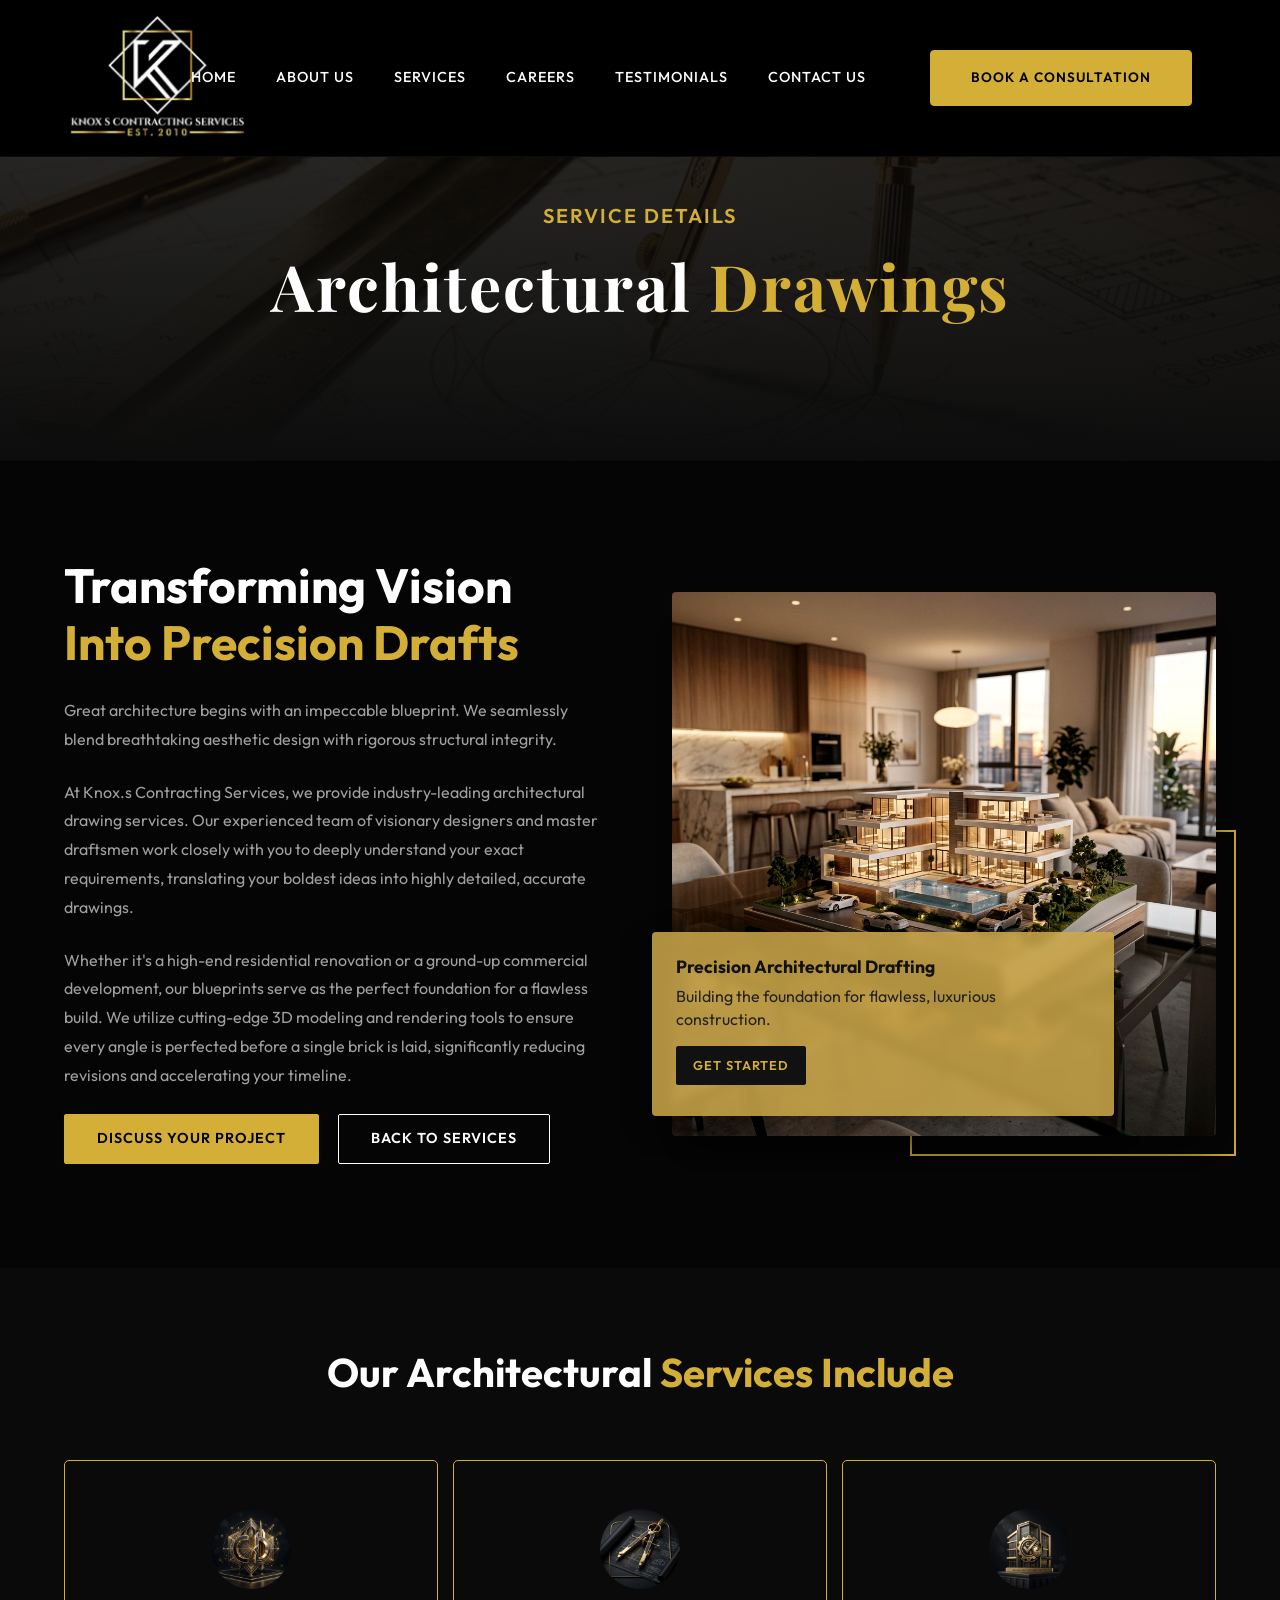
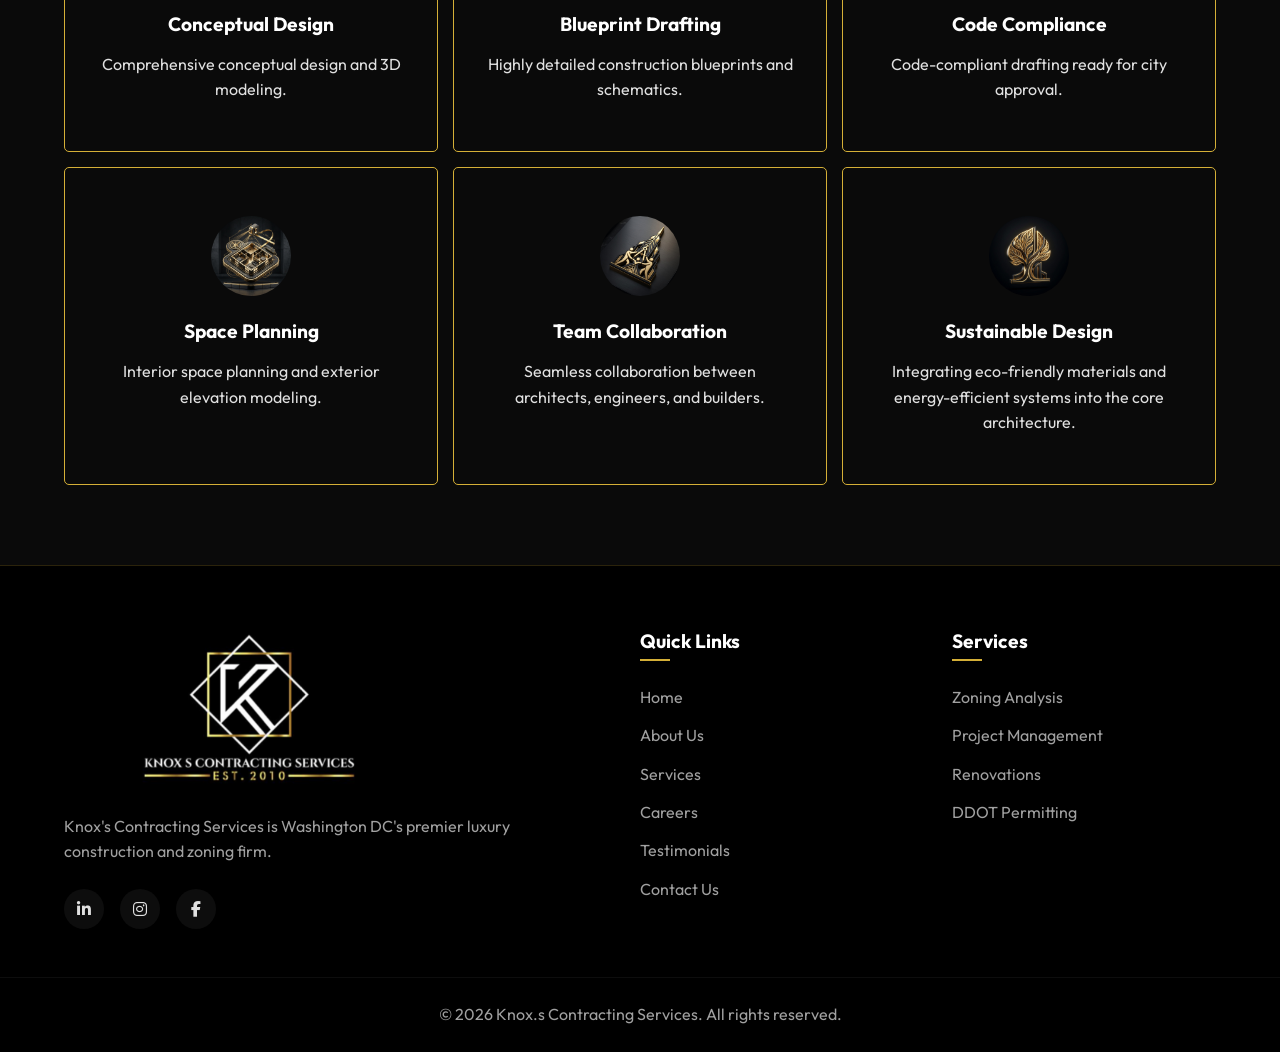
<file: architectural-drawings.html>
<!DOCTYPE html>
<html lang="en">
<head>
    <meta charset="UTF-8">
    <meta name="viewport" content="width=device-width, initial-scale=1.0">
    <title>Knox.s Contracting Services | Architectural Drawings</title>
    <meta name="description" content="Precise, high-quality architectural designs for your luxury project.">
    <!-- Google Fonts -->
    <link rel="preconnect" href="https://fonts.googleapis.com">
    <link rel="preconnect" href="https://fonts.gstatic.com" crossorigin>
    <link href="https://fonts.googleapis.com/css2?family=Outfit:wght@300;400;500;700&family=Playfair+Display:ital,wght@0,600;1,600&display=swap" rel="stylesheet">
    <!-- FontAwesome for Icons -->
    <link rel="stylesheet" href="https://cdnjs.cloudflare.com/ajax/libs/font-awesome/6.4.0/css/all.min.css">
    <link rel="stylesheet" href="styles1.css">
    <style>
        .page-header {
            position: relative;
            padding: 200px 0 120px;
            background-image: url('images/hero_architecture.png');
            background-size: cover;
            background-position: center;
            
            text-align: center;
            border-bottom: 2px solid var(--primary-gold);
            z-index: 1;
        }
        .page-header::before {
            content: '';
            position: absolute;
            top: 0; left: 0; width: 100%; height: 100%;
            background: linear-gradient(to bottom, rgba(0,0,0,0.8) 0%, rgba(13,13,13,1) 100%);
            z-index: -1;
        }
        .page-header .container {
            position: relative;
            z-index: 2;
        }
        .page-header .page-title {
            font-size: 4rem;
            margin-bottom: 1rem;
            font-family: 'Playfair Display', serif;
            letter-spacing: 2px;
        }
        .service-content h2 {
            margin-bottom: 1.5rem;
        }
        .service-content p {
            font-size: 1.1rem;
            line-height: 1.8;
            margin-bottom: 1.5rem;
        }
        .service-content ul {
            list-style: none;
            padding: 0;
            margin-bottom: 2rem;
        }
        .service-content li {
            position: relative;
            padding-left: 2rem;
            margin-bottom: 1rem;
            font-size: 1.1rem;
        }
        .service-content li::before {
            content: '\f00c';
            font-family: 'Font Awesome 6 Free';
            font-weight: 900;
            color: var(--primary-gold);
            position: absolute;
            left: 0;
            top: 2px;
        }
    </style>
</head>
<body>

    <!-- Header Navigation -->
    <header class="navbar">
        <div class="container nav-container">
            <a href="index.html" class="logo">
                <img src="images/logo.png" alt="Knox.s Contracting Services" class="nav-logo">
            </a>
            <nav class="nav-links">
                <a href="index.html">Home</a>
                <a href="about.html">About Us</a>
                <a href="services.html" class="active">Services</a>
                <a href="careers.html">Careers</a>
                <a href="testimonials.html">Testimonials</a>
                <a href="index.html#contact">Contact Us</a>
                <a href="consultation.html" class="btn btn-primary">Book a Consultation</a>
            </nav>
            <button class="mobile-menu-btn"><i class="fas fa-bars"></i></button>
        </div>
    </header>

    <!-- Page Header -->
    <section class="page-header">
        <div class="container reveal">
            <div style="font-size: 20px; text-transform: uppercase; letter-spacing: 2px; color: var(--clr-gold); font-weight: 600; margin-bottom: 1rem;">Service Details</div>
            <h1 class="page-title">Architectural <span class="gold-text">Drawings</span></h1>
        </div>
    </section>

    <!-- Service Details Section -->
    <section class="section-padding" style="background-color: var(--bg-darker);">
        <div class="container about-grid">
            <div class="about-content service-content reveal">
                <h2 class="section-title">Transforming Vision <span class="gold-text">Into Precision Drafts</span></h2>
                <p class="lead">Great architecture begins with an impeccable blueprint. We seamlessly blend breathtaking aesthetic design with rigorous structural integrity.</p>
                
                <p>At Knox.s Contracting Services, we provide industry-leading architectural drawing services. Our experienced team of visionary designers and master draftsmen work closely with you to deeply understand your exact requirements, translating your boldest ideas into highly detailed, accurate drawings.</p>
                
                <p>Whether it's a high-end residential renovation or a ground-up commercial development, our blueprints serve as the perfect foundation for a flawless build. We utilize cutting-edge 3D modeling and rendering tools to ensure every angle is perfected before a single brick is laid, significantly reducing revisions and accelerating your timeline.</p>
                
                <div class="mt-5">
                    <a href="consultation.html" class="btn btn-primary">Discuss Your Project</a>
                    <a href="index.html#services" class="btn btn-secondary" style="margin-left: 1rem;">Back to Services</a>
                </div>
            </div>
            
            <div class="about-image reveal delay-1">
                <div class="image-wrapper">
                    <img src="images/service_architecture.png" alt="Architectural Sketching">
                    <div class="about-image-overlay">
                        <h4>Precision Architectural Drafting</h4>
                        <p>Building the foundation for flawless, luxurious construction.</p>
                        <a href="consultation.html" class="btn btn-dark-gold btn-sm">Get Started</a>
                    </div>
                    <div class="accent-box"></div>
                </div>
            </div>
        </div>
    </section>

    <!-- Service Features Section -->
    <section class="core-values">
        <div class="container">
            <div class="section-header center reveal">
                <h2 class="section-title" style="font-size: 2.5rem;">Our Architectural <span class="gold-text">Services Include</span></h2>
            </div>
            <div class="values-grid">
                <div class="value-card reveal">
                    <img src="images/icon_arch_conceptual.png" alt="Conceptual Design Icon">
                    <h3>Conceptual Design</h3>
                    <p>Comprehensive conceptual design and 3D modeling.</p>
                </div>
                <div class="value-card reveal delay-1">
                    <img src="images/icon_arch_blueprint.png" alt="Blueprint Drafting Icon">
                    <h3>Blueprint Drafting</h3>
                    <p>Highly detailed construction blueprints and schematics.</p>
                </div>
                <div class="value-card reveal delay-2">
                    <img src="images/icon_arch_code.png" alt="Code Compliance Icon">
                    <h3>Code Compliance</h3>
                    <p>Code-compliant drafting ready for city approval.</p>
                </div>
                <div class="value-card reveal">
                    <img src="images/icon_arch_space.png" alt="Space Planning Icon">
                    <h3>Space Planning</h3>
                    <p>Interior space planning and exterior elevation modeling.</p>
                </div>
                <div class="value-card reveal delay-1">
                    <img src="images/icon_arch_team.png" alt="Team Collaboration Icon">
                    <h3>Team Collaboration</h3>
                    <p>Seamless collaboration between architects, engineers, and builders.</p>
                </div>
                <div class="value-card reveal delay-2">
                    <img src="images/icon_arch_eco.png" alt="Sustainable Design Icon">
                    <h3>Sustainable Design</h3>
                    <p>Integrating eco-friendly materials and energy-efficient systems into the core architecture.</p>
                </div>
            </div>
        </div>
    </section>

    <!-- Footer -->
    <footer>
        <div class="container footer-grid">
            <div class="footer-brand">
                <a href="index.html" class="logo" style="margin-bottom: 1.5rem;">
                    <img src="images/logo.png" alt="Knox.s Contracting Services" class="footer-logo">
                </a>
                <p>Knox's Contracting Services is Washington DC's premier luxury construction and zoning firm.</p>
                <div class="social-links">
                    <a href="#"><i class="fab fa-linkedin-in"></i></a>
                    <a href="#"><i class="fab fa-instagram"></i></a>
                    <a href="#"><i class="fab fa-facebook-f"></i></a>
                </div>
            </div>
            <div class="footer-links">
                <h4>Quick Links</h4>
                <ul>
                    <li><a href="index.html">Home</a></li>
                    <li><a href="about.html">About Us</a></li>
                    <li><a href="services.html">Services</a></li>
                    <li><a href="careers.html">Careers</a></li>
                    <li><a href="testimonials.html">Testimonials</a></li>
                    <li><a href="index.html#contact">Contact Us</a></li>
                </ul>
            </div>
            <div class="footer-links">
                <h4>Services</h4>
                <ul>
                    <li><a href="zoning-analysis.html">Zoning Analysis</a></li>
                    <li><a href="project-management.html">Project Management</a></li>
                    <li><a href="renovation.html">Renovations</a></li>
                    <li><a href="ddot-permitting.html">DDOT Permitting</a></li>
                </ul>
            </div>
        </div>
        <div class="footer-bottom">
            <div class="container">
                <p>&copy; 2026 Knox.s Contracting Services. All rights reserved.</p>
            </div>
        </div>
    </footer>

    <script src="script1.js"></script>
</body>
</html>
</file>
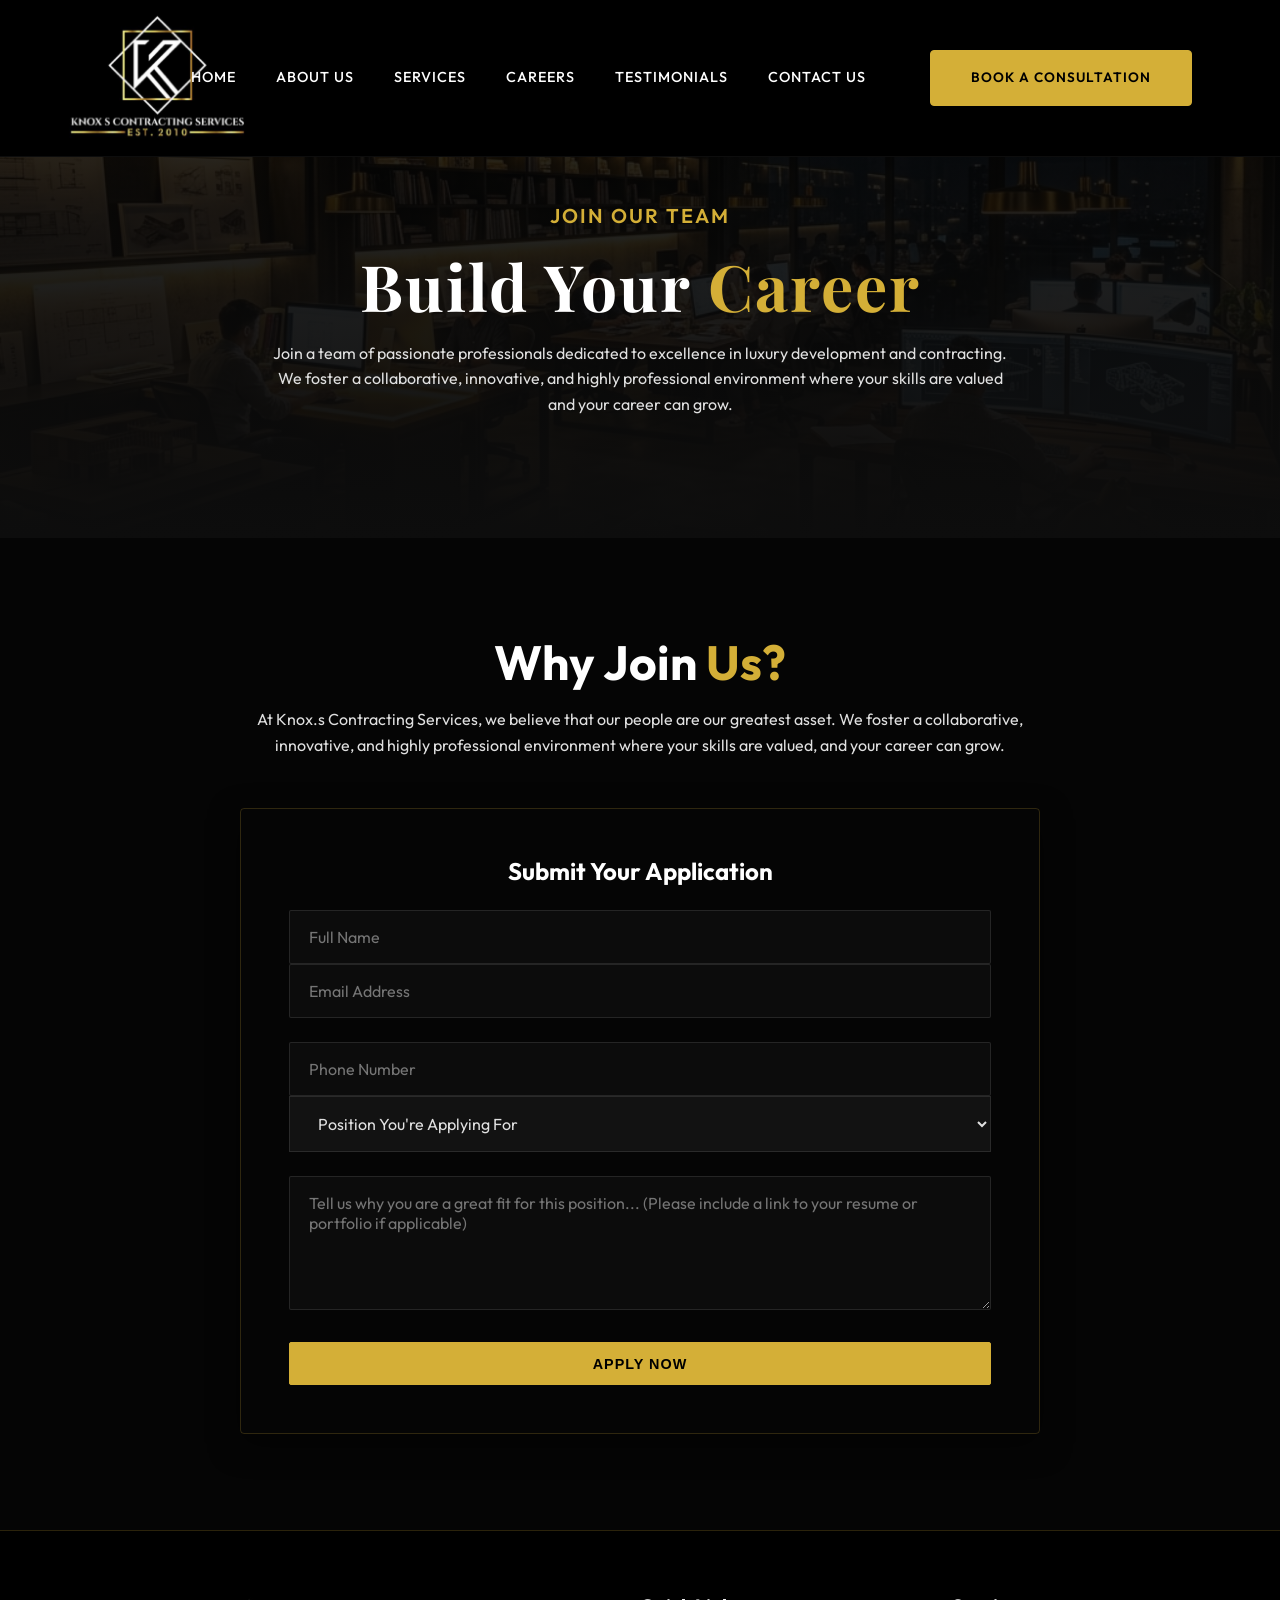
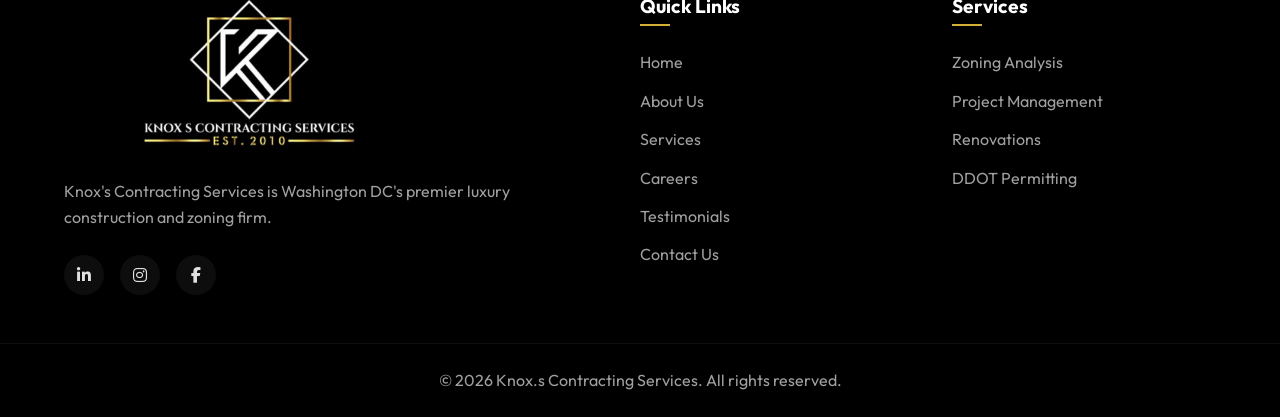
<file: careers.html>
<!DOCTYPE html>
<html lang="en">
<head>
    <meta charset="UTF-8">
    <meta name="viewport" content="width=device-width, initial-scale=1.0">
    <title>Knox.s Contracting Services | Careers</title>
    <meta name="description" content="Join the Knox.s Contracting Services team. Apply for a career in luxury development and construction.">
    <!-- Google Fonts -->
    <link rel="preconnect" href="https://fonts.googleapis.com">
    <link rel="preconnect" href="https://fonts.gstatic.com" crossorigin>
    <link href="https://fonts.googleapis.com/css2?family=Outfit:wght@300;400;500;700&family=Playfair+Display:ital,wght@0,600;1,600&display=swap" rel="stylesheet">
    <!-- FontAwesome for Icons -->
    <link rel="stylesheet" href="https://cdnjs.cloudflare.com/ajax/libs/font-awesome/6.4.0/css/all.min.css">
    <link rel="stylesheet" href="styles1.css">
    <style>
        .page-header {
            position: relative;
            padding: 200px 0 120px;
            background-image: url('images/hero_careers.png');
            background-size: cover;
            background-position: center;
            
            text-align: center;
            border-bottom: 2px solid var(--primary-gold);
            z-index: 1;
        }
        .page-header::before {
            content: '';
            position: absolute;
            top: 0; left: 0; width: 100%; height: 100%;
            background: linear-gradient(to bottom, rgba(0,0,0,0.8) 0%, rgba(13,13,13,1) 100%);
            z-index: -1;
        }
        .page-header .container {
            position: relative;
            z-index: 2;
        }
        .page-header .page-title {
            font-size: 4rem;
            margin-bottom: 1rem;
            font-family: 'Playfair Display', serif;
            letter-spacing: 2px;
        }
        .page-header .lead {
            font-size: 1.2rem;
            color: var(--text-muted);
            margin: 0 auto;
        }
        .form-container {
            max-width: 800px;
            margin: 50px auto 0;
            background: var(--bg-card);
            padding: 3rem;
            border-radius: 4px;
            border: 1px solid rgba(212, 175, 55, 0.2);
            box-shadow: 0 10px 30px rgba(0,0,0,0.5);
        }
        select.form-control {
            width: 100%;
            padding: 1rem 1.5rem;
            background-color: rgba(255, 255, 255, 0.05);
            border: 1px solid rgba(255, 255, 255, 0.1);
            color: var(--text-light);
            font-family: 'Outfit', sans-serif;
            font-size: 1rem;
            border-radius: 0;
            transition: all 0.3s ease;
        }
        select.form-control option {
            background-color: var(--bg-dark);
            color: var(--text-light);
        }
        select.form-control:focus {
            outline: none;
            border-color: var(--primary-gold);
            background-color: rgba(255, 255, 255, 0.08);
        }
        .success-message {
            display: none;
            background: rgba(40, 167, 69, 0.1);
            border: 1px solid #28a745;
            color: #28a745;
            padding: 1.5rem;
            border-radius: 4px;
            text-align: center;
            margin-bottom: 2rem;
        }
        @media (max-width: 768px) {
            .form-group-row {
                flex-direction: column;
            }
        }
    </style>
</head>
<body>

    <!-- Header Navigation -->
    <header class="navbar">
        <div class="container nav-container">
            <a href="index.html" class="logo">
                <img src="images/logo.png" alt="Knox.s Contracting Services" class="nav-logo">
            </a>
            <nav class="nav-links">
                <a href="index.html">Home</a>
                <a href="about.html">About Us</a>
                <a href="services.html">Services</a>
                <a href="careers.html">Careers</a>
                <a href="testimonials.html">Testimonials</a>
                <a href="index.html#contact">Contact Us</a>
                <a href="consultation.html" class="btn btn-primary">Book a Consultation</a>
            </nav>
            <button class="mobile-menu-btn"><i class="fas fa-bars"></i></button>
        </div>
    </header>

    <!-- Page Header -->
    <section class="page-header">
        <div class="container reveal">
            <div style="font-size: 20px; text-transform: uppercase; letter-spacing: 2px; color: var(--clr-gold); font-weight: 600; margin-bottom: 1rem;">Join Our Team</div>
            <h1 class="page-title">Build Your <span class="gold-text">Career</span></h1>
            <p class="lead" style="max-width: 750px; margin: 0 auto; line-height: 1.6;">Join a team of passionate professionals dedicated to excellence in luxury development and contracting. We foster a collaborative, innovative, and highly professional environment where your skills are valued and your career can grow.</p>
        </div>
    </section>

    <!-- Careers Info Section -->
    <section class="section-padding" style="background-color: var(--bg-darker);">
        <div class="container center mb-3">
            <h2 class="section-title">Why Join <span class="gold-text">Us?</span></h2>
            <p class="mx-auto" style="max-width: 800px;">At Knox.s Contracting Services, we believe that our people are our greatest asset. We foster a collaborative, innovative, and highly professional environment where your skills are valued, and your career can grow.</p>
        </div>
        
        <div class="container mt-3">
            <div class="form-container">
                <div id="successMessage" class="success-message">
                    <h4><i class="fas fa-check-circle"></i> Application Submitted!</h4>
                    <p>Thank you for your interest in joining Knox.s Contracting Services. Our HR team will review your application and be in touch soon.</p>
                </div>
                <form class="contact-form" id="careersForm" action="mailto:hr@knoxscontracting.com" method="post" enctype="text/plain">
                    <h3 class="mb-2">Submit Your Application</h3>
                    <div class="form-group form-group-row" >
                        <input type="text" name="Name" placeholder="Full Name" required style="width: 100%;">
                        <input type="email" name="Email" placeholder="Email Address" required style="width: 100%;">
                    </div>
                    <div class="form-group form-group-row" >
                        <input type="tel" name="Phone" placeholder="Phone Number" required style="width: 100%;">
                        <select name="Position" class="form-control" required style="width: 100%;">
                            <option value="" disabled selected>Position You're Applying For</option>
                            <option value="Project Manager">Project Manager</option>
                            <option value="Architectural Designer">Architectural Designer</option>
                            <option value="Zoning Specialist">Zoning Specialist</option>
                            <option value="Construction Supervisor">Construction Supervisor</option>
                            <option value="Property Manager">Property Manager</option>
                            <option value="Administrative Staff">Administrative Staff</option>
                            <option value="Other">Other</option>
                        </select>
                    </div>
                    <div class="form-group">
                        <textarea name="Message" rows="5" placeholder="Tell us why you are a great fit for this position... (Please include a link to your resume or portfolio if applicable)" required></textarea>
                    </div>
                    <button type="submit" class="btn btn-primary btn-full">Apply Now</button>
                </form>
            </div>
        </div>
    </section>

    <!-- Footer -->
    <footer>
        <div class="container footer-grid">
            <div class="footer-brand">
                <a href="index.html" class="logo" style="margin-bottom: 1.5rem;">
                    <img src="images/logo.png" alt="Knox.s Contracting Services" class="footer-logo">
                </a>
                <p>Knox's Contracting Services is Washington DC's premier luxury construction and zoning firm.</p>
                <div class="social-links">
                    <a href="#"><i class="fab fa-linkedin-in"></i></a>
                    <a href="#"><i class="fab fa-instagram"></i></a>
                    <a href="#"><i class="fab fa-facebook-f"></i></a>
                </div>
            </div>
            <div class="footer-links">
                <h4>Quick Links</h4>
                <ul>
                    <li><a href="index.html">Home</a></li>
                    <li><a href="about.html">About Us</a></li>
                    <li><a href="services.html">Services</a></li>
                    <li><a href="careers.html">Careers</a></li>
                    <li><a href="testimonials.html">Testimonials</a></li>
                    <li><a href="index.html#contact">Contact Us</a></li>
                </ul>
            </div>
            <div class="footer-links">
                <h4>Services</h4>
                <ul>
                    <li><a href="zoning-analysis.html">Zoning Analysis</a></li>
                    <li><a href="project-management.html">Project Management</a></li>
                    <li><a href="renovation.html">Renovations</a></li>
                    <li><a href="ddot-permitting.html">DDOT Permitting</a></li>
                </ul>
            </div>
        </div>
        <div class="footer-bottom">
            <div class="container">
                <p>&copy; 2026 Knox.s Contracting Services. All rights reserved.</p>
            </div>
        </div>
    </footer>

    <script src="script1.js"></script>
    <script>
        document.getElementById('careersForm').addEventListener('submit', function(e) {
            e.preventDefault();
            this.style.display = 'none';
            document.getElementById('successMessage').style.display = 'block';
            
            const formData = new FormData(this);
            let body = '';
            for (let [key, value] of formData.entries()) {
                body += `${key}: ${value}%0D%0A`;
            }
            window.location.href = `mailto:hr@knoxscontracting.com?subject=Job Application&body=${body}`;
        });
    </script>
</body>
</html>
</file>
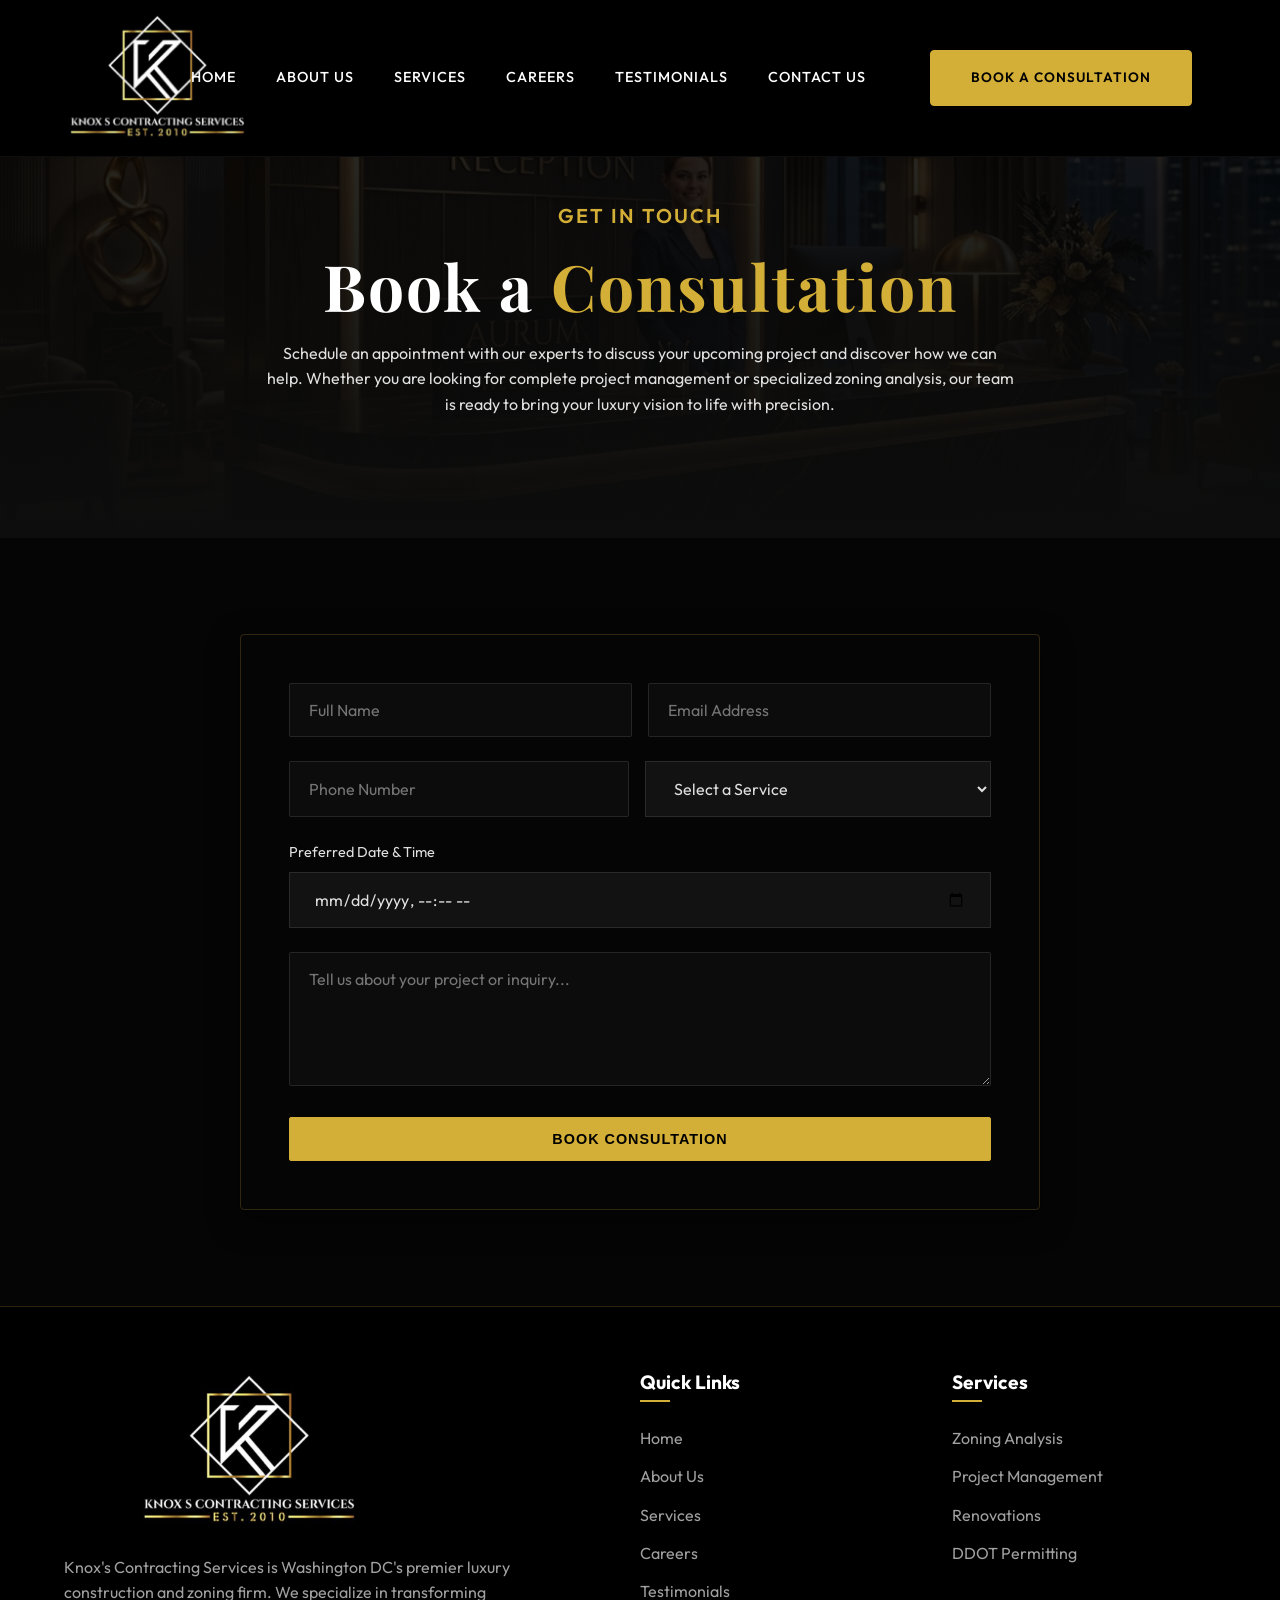
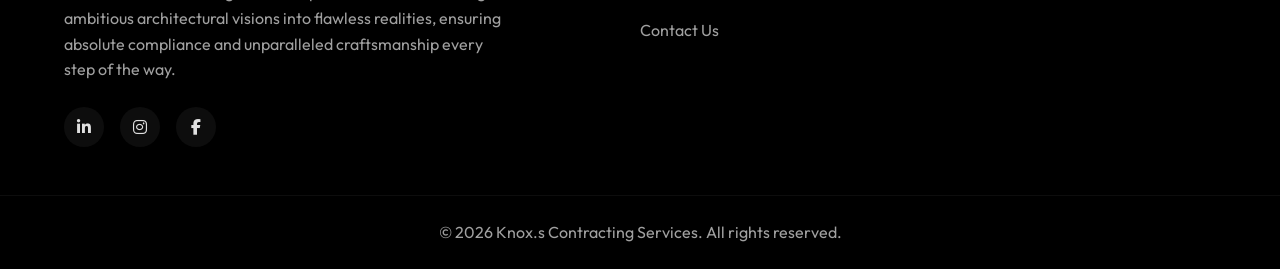
<file: consultation.html>
<!DOCTYPE html>
<html lang="en">
<head>
    <meta charset="UTF-8">
    <meta name="viewport" content="width=device-width, initial-scale=1.0">
    <title>Knox.s Contracting Services | Book a Consultation</title>
    <meta name="description" content="Book a consultation with Knox.s Contracting Services for your next luxury development and construction project.">
    <!-- Google Fonts -->
    <link rel="preconnect" href="https://fonts.googleapis.com">
    <link rel="preconnect" href="https://fonts.gstatic.com" crossorigin>
    <link href="https://fonts.googleapis.com/css2?family=Outfit:wght@300;400;500;700&family=Playfair+Display:ital,wght@0,600;1,600&display=swap" rel="stylesheet">
    <!-- FontAwesome for Icons -->
    <link rel="stylesheet" href="https://cdnjs.cloudflare.com/ajax/libs/font-awesome/6.4.0/css/all.min.css">
    <link rel="stylesheet" href="styles1.css">
    <style>
        .page-header {
            position: relative;
            padding: 200px 0 120px;
            background-image: url('images/hero_consultation.png');
            background-size: cover;
            background-position: center;
            
            text-align: center;
            border-bottom: 2px solid var(--primary-gold);
            z-index: 1;
        }
        .page-header::before {
            content: '';
            position: absolute;
            top: 0; left: 0; width: 100%; height: 100%;
            background: linear-gradient(to bottom, rgba(0,0,0,0.8) 0%, rgba(13,13,13,1) 100%);
            z-index: -1;
        }
        .page-header .container {
            position: relative;
            z-index: 2;
        }
        .page-header .page-title {
            font-size: 4rem;
            margin-bottom: 1rem;
            font-family: 'Playfair Display', serif;
            letter-spacing: 2px;
        }
        .page-header .lead {
            font-size: 1.2rem;
            color: var(--text-muted);
            margin: 0 auto;
        }
        .form-container {
            max-width: 800px;
            margin: 0 auto;
            background: var(--bg-card);
            padding: 3rem;
            border-radius: 4px;
            border: 1px solid rgba(212, 175, 55, 0.2);
            box-shadow: 0 10px 30px rgba(0,0,0,0.5);
        }
        select.form-control, input[type="datetime-local"].form-control {
            width: 100%;
            padding: 1rem 1.5rem;
            background-color: rgba(255, 255, 255, 0.05);
            border: 1px solid rgba(255, 255, 255, 0.1);
            color: var(--text-light);
            font-family: 'Outfit', sans-serif;
            font-size: 1rem;
            border-radius: 0;
            transition: all 0.3s ease;
        }
        select.form-control option {
            background-color: var(--bg-dark);
            color: var(--text-light);
        }
        select.form-control:focus, input[type="datetime-local"].form-control:focus {
            outline: none;
            border-color: var(--primary-gold);
            background-color: rgba(255, 255, 255, 0.08);
        }
        .success-message {
            display: none;
            background: rgba(40, 167, 69, 0.1);
            border: 1px solid #28a745;
            color: #28a745;
            padding: 1.5rem;
            border-radius: 4px;
            text-align: center;
            margin-bottom: 2rem;
        }
    </style>
</head>
<body>

    <!-- Header Navigation -->
    <header class="navbar">
        <div class="container nav-container">
            <a href="index.html" class="logo">
                <img src="images/logo.png" alt="Knox.s Contracting Services" class="nav-logo">
            </a>
            <nav class="nav-links">
                <a href="index.html">Home</a>
                <a href="about.html">About Us</a>
                <a href="services.html">Services</a>
                <a href="careers.html">Careers</a>
                <a href="testimonials.html">Testimonials</a>
                <a href="index.html#contact">Contact Us</a>
                <a href="consultation.html" class="btn btn-primary">Book a Consultation</a>
            </nav>
            <button class="mobile-menu-btn"><i class="fas fa-bars"></i></button>
        </div>
    </header>

    <!-- Page Header -->
    <section class="page-header">
        <div class="container reveal">
            <div style="font-size: 20px; text-transform: uppercase; letter-spacing: 2px; color: var(--clr-gold); font-weight: 600; margin-bottom: 1rem;">Get In Touch</div>
            <h1 class="page-title">Book a <span class="gold-text">Consultation</span></h1>
            <p class="lead" style="max-width: 750px; margin: 0 auto; line-height: 1.6;">Schedule an appointment with our experts to discuss your upcoming project and discover how we can help. Whether you are looking for complete project management or specialized zoning analysis, our team is ready to bring your luxury vision to life with precision.</p>
        </div>
    </section>

    <!-- Consultation Form Section -->
    <section class="section-padding" style="background-color: var(--bg-darker);">
        <div class="container">
            <div class="form-container">
                <div id="successMessage" class="success-message">
                    <h4><i class="fas fa-check-circle"></i> Booking Request Sent Successfully!</h4>
                    <p>Thank you for reaching out. We will get back to you shortly to confirm your consultation time.</p>
                </div>
                <!-- Action set to mailto, or we can just use JS to handle it and show success -->
                <form class="contact-form" id="consultationForm" action="mailto:info@knoxscontracting.com" method="post" enctype="text/plain">
                    <div class="form-group" style="display: flex; gap: 1rem;">
                        <input type="text" name="Name" placeholder="Full Name" required style="width: 100%;">
                        <input type="email" name="Email" placeholder="Email Address" required style="width: 100%;">
                    </div>
                    <div class="form-group" style="display: flex; gap: 1rem;">
                        <input type="tel" name="Phone" placeholder="Phone Number" required style="width: 100%;">
                        <select name="Service" class="form-control" required>
                            <option value="" disabled selected>Select a Service</option>
                            <option value="Zoning Analysis">Zoning Analysis & Permitting</option>
                            <option value="Architectural Drawings">Architectural Drawings</option>
                            <option value="Property Management">Property Management</option>
                            <option value="Project Management">Project Management</option>
                            <option value="Renovation">Commercial & Residential Renovation</option>
                            <option value="DDOT Permitting">DDOT Permitting & BZA</option>
                            <option value="Other">Other</option>
                        </select>
                    </div>
                    <div class="form-group">
                        <label for="datetime" style="display: block; margin-bottom: 0.5rem; color: var(--text-muted); font-size: 0.9rem;">Preferred Date & Time</label>
                        <input type="datetime-local" id="datetime" name="Preferred_Time" class="form-control" required>
                    </div>
                    <div class="form-group">
                        <textarea name="Message" rows="5" placeholder="Tell us about your project or inquiry..." required></textarea>
                    </div>
                    <button type="submit" class="btn btn-primary btn-full">Book Consultation</button>
                </form>
            </div>
        </div>
    </section>

    <!-- Footer -->
    <footer>
        <div class="container footer-grid">
            <div class="footer-brand">
                <a href="index.html" class="logo" style="margin-bottom: 1.5rem;">
                    <img src="images/logo.png" alt="Knox.s Contracting Services" class="footer-logo">
                </a>
                <p>Knox's Contracting Services is Washington DC's premier luxury construction and zoning firm. We specialize in transforming ambitious architectural visions into flawless realities, ensuring absolute compliance and unparalleled craftsmanship every step of the way.</p>
                <div class="social-links">
                    <a href="#"><i class="fab fa-linkedin-in"></i></a>
                    <a href="#"><i class="fab fa-instagram"></i></a>
                    <a href="#"><i class="fab fa-facebook-f"></i></a>
                </div>
            </div>
            <div class="footer-links">
                <h4>Quick Links</h4>
                <ul>
                    <li><a href="index.html">Home</a></li>
                    <li><a href="about.html">About Us</a></li>
                    <li><a href="services.html">Services</a></li>
                    <li><a href="careers.html">Careers</a></li>
                    <li><a href="testimonials.html">Testimonials</a></li>
                    <li><a href="index.html#contact">Contact Us</a></li>
                </ul>
            </div>
            <div class="footer-links">
                <h4>Services</h4>
                <ul>
                    <li><a href="zoning-analysis.html">Zoning Analysis</a></li>
                    <li><a href="project-management.html">Project Management</a></li>
                    <li><a href="renovation.html">Renovations</a></li>
                    <li><a href="ddot-permitting.html">DDOT Permitting</a></li>
                </ul>
            </div>
        </div>
        <div class="footer-bottom">
            <div class="container">
                <p>&copy; 2026 Knox.s Contracting Services. All rights reserved.</p>
            </div>
        </div>
    </footer>

    <script src="script1.js"></script>
    <script>
        document.getElementById('consultationForm').addEventListener('submit', function(e) {
            e.preventDefault();
            this.style.display = 'none';
            document.getElementById('successMessage').style.display = 'block';
            
            // To actually submit, we would typically use AJAX here, but since 
            // the requirement asks for sending to email, a basic mailto or backend endpoint is needed.
            // Assuming this is a static site, we just show the success message for UX.
            // If they want native mailto, the user will be prompted by their mail client.
            // We can trigger the mailto manually:
            const formData = new FormData(this);
            let body = '';
            for (let [key, value] of formData.entries()) {
                body += `${key}: ${value}%0D%0A`;
            }
            window.location.href = `mailto:info@knoxscontracting.com?subject=Consultation Booking Request&body=${body}`;
        });
    </script>
</body>
</html>
</file>
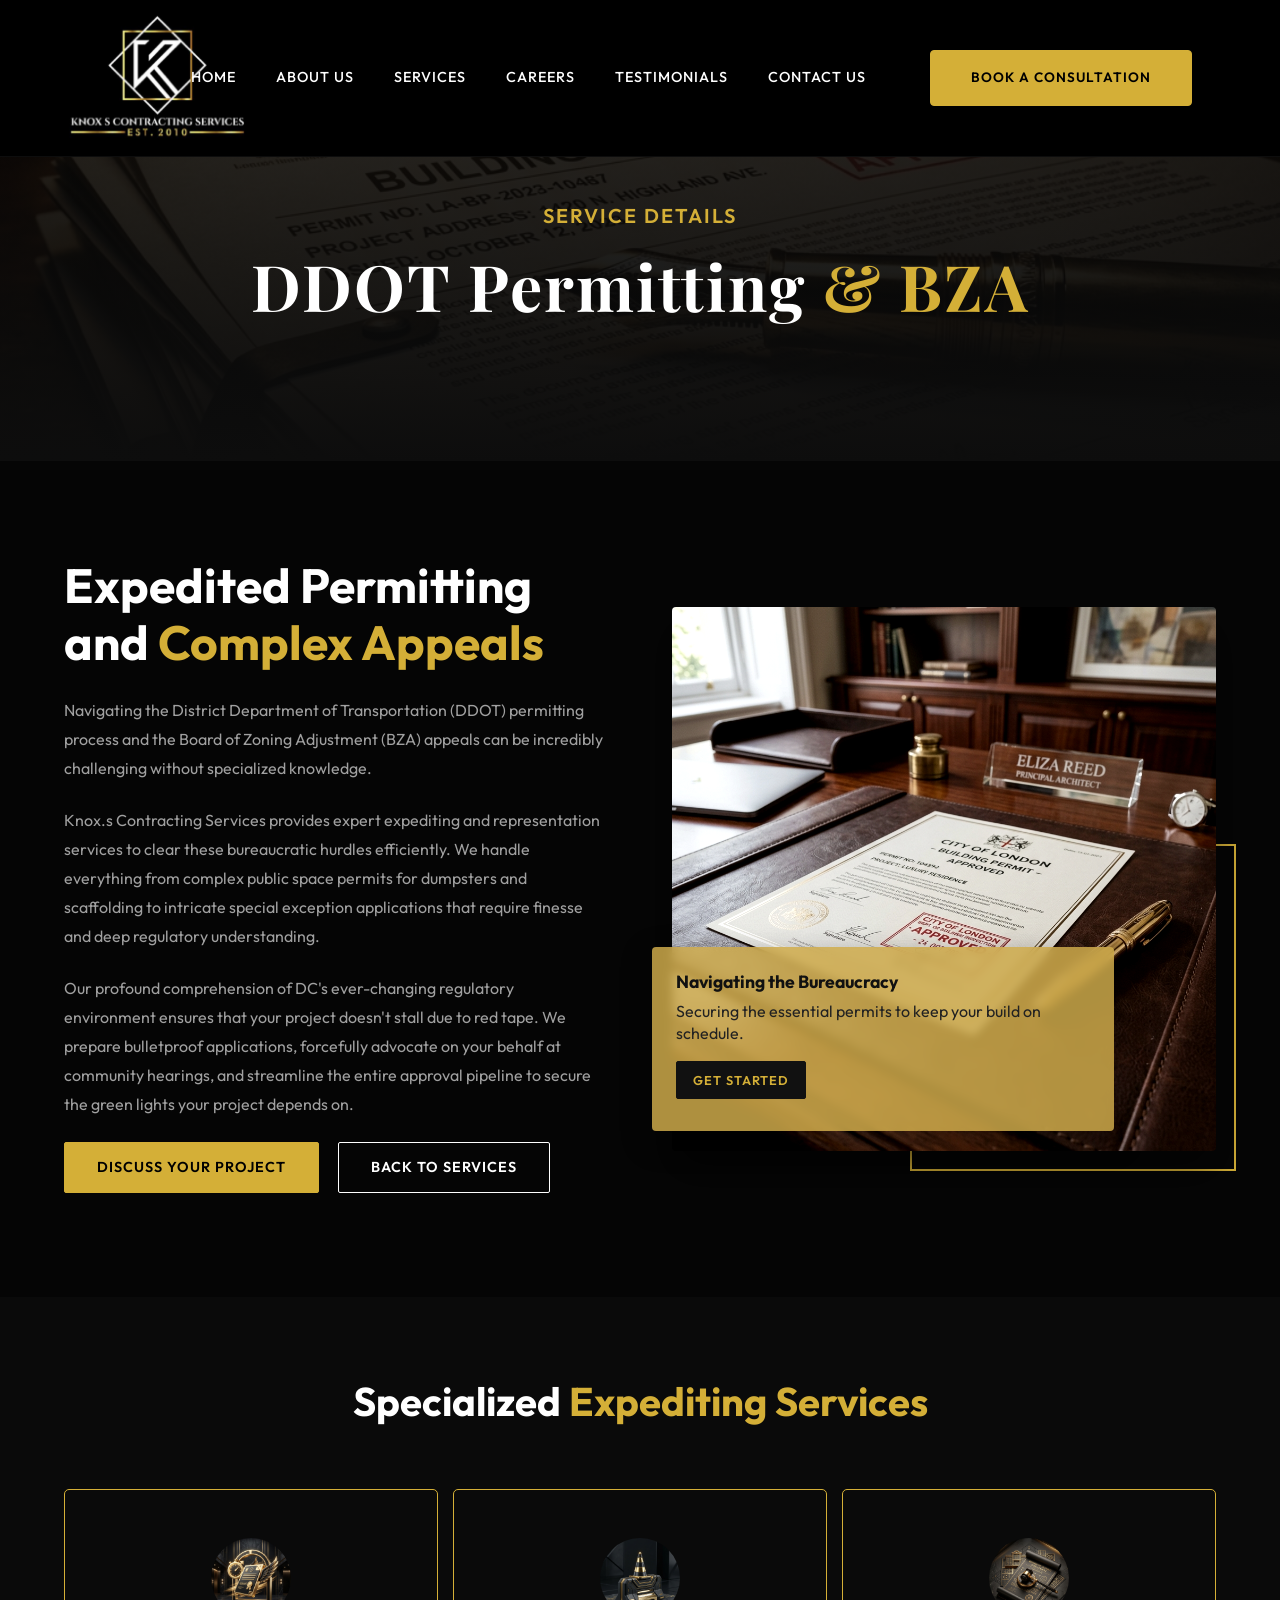
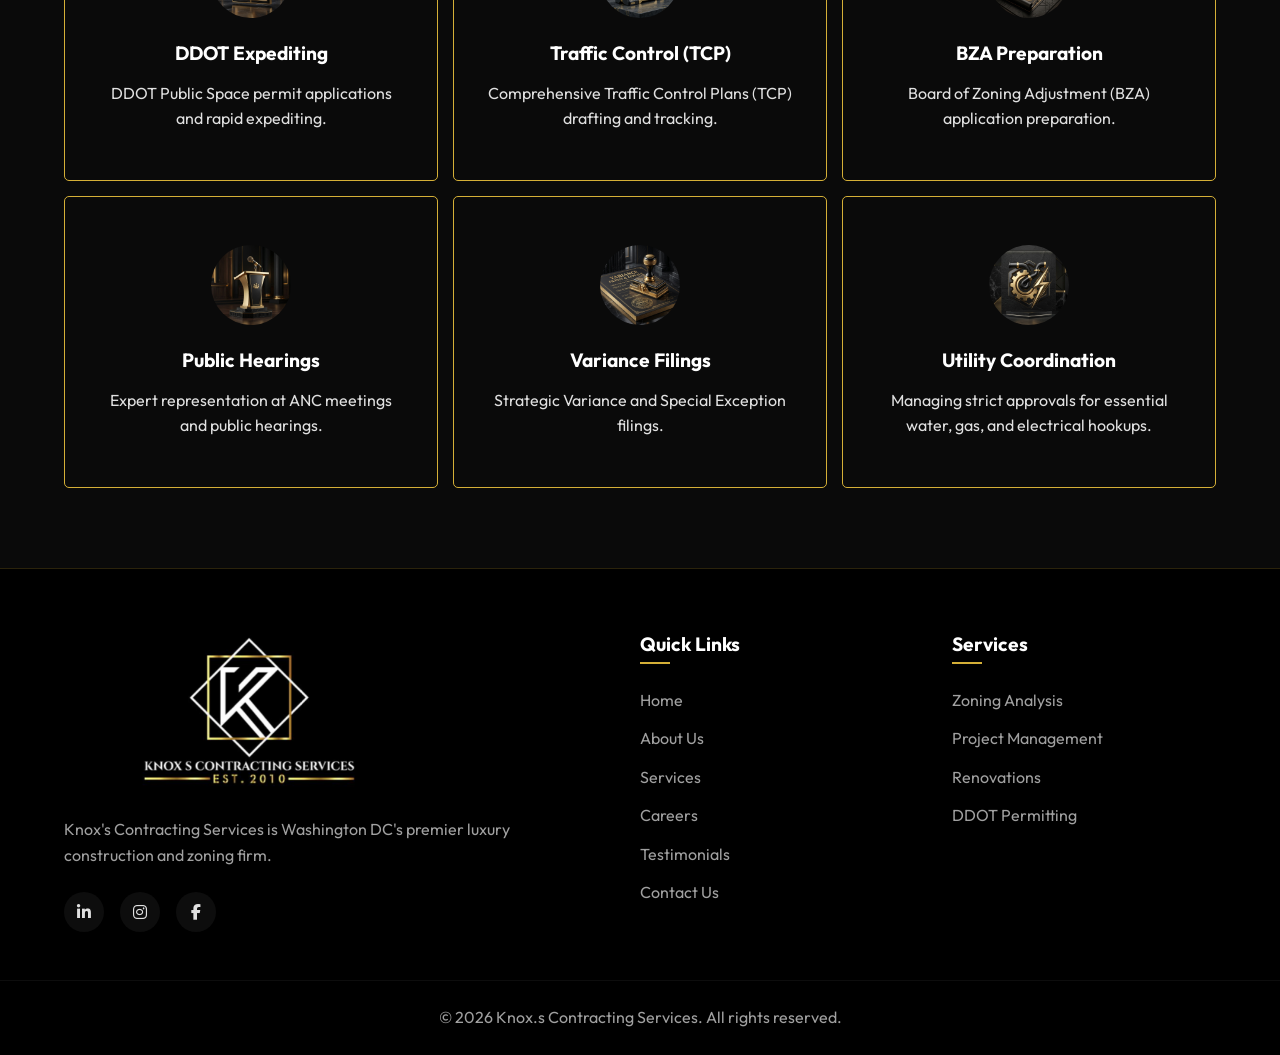
<file: ddot-permitting.html>
<!DOCTYPE html>
<html lang="en">
<head>
    <meta charset="UTF-8">
    <meta name="viewport" content="width=device-width, initial-scale=1.0">
    <title>Knox.s Contracting Services | DDOT Permitting & BZA</title>
    <meta name="description" content="Expert management of specialized DDOT permits and Board of Zoning Adjustments appeals.">
    <!-- Google Fonts -->
    <link rel="preconnect" href="https://fonts.googleapis.com">
    <link rel="preconnect" href="https://fonts.gstatic.com" crossorigin>
    <link href="https://fonts.googleapis.com/css2?family=Outfit:wght@300;400;500;700&family=Playfair+Display:ital,wght@0,600;1,600&display=swap" rel="stylesheet">
    <!-- FontAwesome for Icons -->
    <link rel="stylesheet" href="https://cdnjs.cloudflare.com/ajax/libs/font-awesome/6.4.0/css/all.min.css">
    <link rel="stylesheet" href="styles1.css">
    <style>
        .page-header {
            position: relative;
            padding: 200px 0 120px;
            background-image: url('images/hero_permit.png');
            background-size: cover;
            background-position: center;
            
            text-align: center;
            border-bottom: 2px solid var(--primary-gold);
            z-index: 1;
        }
        .page-header::before {
            content: '';
            position: absolute;
            top: 0; left: 0; width: 100%; height: 100%;
            background: linear-gradient(to bottom, rgba(0,0,0,0.8) 0%, rgba(13,13,13,1) 100%);
            z-index: -1;
        }
        .page-header .container {
            position: relative;
            z-index: 2;
        }
        .page-header .page-title {
            font-size: 4rem;
            margin-bottom: 1rem;
            font-family: 'Playfair Display', serif;
            letter-spacing: 2px;
        }
        .service-content h2 {
            margin-bottom: 1.5rem;
        }
        .service-content p {
            font-size: 1.1rem;
            line-height: 1.8;
            margin-bottom: 1.5rem;
        }
        .service-content ul {
            list-style: none;
            padding: 0;
            margin-bottom: 2rem;
        }
        .service-content li {
            position: relative;
            padding-left: 2rem;
            margin-bottom: 1rem;
            font-size: 1.1rem;
        }
        .service-content li::before {
            content: '\f00c';
            font-family: 'Font Awesome 6 Free';
            font-weight: 900;
            color: var(--primary-gold);
            position: absolute;
            left: 0;
            top: 2px;
        }
    </style>
</head>
<body>

    <!-- Header Navigation -->
    <header class="navbar">
        <div class="container nav-container">
            <a href="index.html" class="logo">
                <img src="images/logo.png" alt="Knox.s Contracting Services" class="nav-logo">
            </a>
            <nav class="nav-links">
                <a href="index.html">Home</a>
                <a href="about.html">About Us</a>
                <a href="services.html" class="active">Services</a>
                <a href="careers.html">Careers</a>
                <a href="testimonials.html">Testimonials</a>
                <a href="index.html#contact">Contact Us</a>
                <a href="consultation.html" class="btn btn-primary">Book a Consultation</a>
            </nav>
            <button class="mobile-menu-btn"><i class="fas fa-bars"></i></button>
        </div>
    </header>

    <!-- Page Header -->
    <section class="page-header">
        <div class="container reveal">
            <div style="font-size: 20px; text-transform: uppercase; letter-spacing: 2px; color: var(--clr-gold); font-weight: 600; margin-bottom: 1rem;">Service Details</div>
            <h1 class="page-title">DDOT Permitting <span class="gold-text">& BZA</span></h1>
        </div>
    </section>

    <!-- Service Details Section -->
    <section class="section-padding" style="background-color: var(--bg-darker);">
        <div class="container about-grid">
            <div class="about-content service-content reveal">
                <h2 class="section-title">Expedited Permitting and <span class="gold-text">Complex Appeals</span></h2>
                <p class="lead">Navigating the District Department of Transportation (DDOT) permitting process and the Board of Zoning Adjustment (BZA) appeals can be incredibly challenging without specialized knowledge.</p>
                
                <p>Knox.s Contracting Services provides expert expediting and representation services to clear these bureaucratic hurdles efficiently. We handle everything from complex public space permits for dumpsters and scaffolding to intricate special exception applications that require finesse and deep regulatory understanding.</p>
                
                <p>Our profound comprehension of DC's ever-changing regulatory environment ensures that your project doesn't stall due to red tape. We prepare bulletproof applications, forcefully advocate on your behalf at community hearings, and streamline the entire approval pipeline to secure the green lights your project depends on.</p>
                
                <div class="mt-5">
                    <a href="consultation.html" class="btn btn-primary">Discuss Your Project</a>
                    <a href="index.html#services" class="btn btn-secondary" style="margin-left: 1rem;">Back to Services</a>
                </div>
            </div>
            
            <div class="about-image reveal delay-1">
                <div class="image-wrapper">
                    <img src="images/service_ddot.png" alt="DDOT Permitting and Public Space">
                    <div class="about-image-overlay">
                        <h4>Navigating the Bureaucracy</h4>
                        <p>Securing the essential permits to keep your build on schedule.</p>
                        <a href="consultation.html" class="btn btn-dark-gold btn-sm">Get Started</a>
                    </div>
                    <div class="accent-box"></div>
                </div>
            </div>
        </div>
    </section>

    <!-- Service Features Section -->
    <section class="core-values">
        <div class="container">
            <div class="section-header center reveal">
                <h2 class="section-title" style="font-size: 2.5rem;">Specialized <span class="gold-text">Expediting Services</span></h2>
            </div>
            <div class="values-grid">
                <div class="value-card reveal">
                    <img src="images/icon_ddot_expediting.png" alt="DDOT Expediting Icon">
                    <h3>DDOT Expediting</h3>
                    <p>DDOT Public Space permit applications and rapid expediting.</p>
                </div>
                <div class="value-card reveal delay-1">
                    <img src="images/icon_ddot_traffic.png" alt="Traffic Control Icon">
                    <h3>Traffic Control (TCP)</h3>
                    <p>Comprehensive Traffic Control Plans (TCP) drafting and tracking.</p>
                </div>
                <div class="value-card reveal delay-2">
                    <img src="images/icon_ddot_bza.png" alt="BZA Preparation Icon">
                    <h3>BZA Preparation</h3>
                    <p>Board of Zoning Adjustment (BZA) application preparation.</p>
                </div>
                <div class="value-card reveal">
                    <img src="images/icon_ddot_hearing.png" alt="Public Hearings Icon">
                    <h3>Public Hearings</h3>
                    <p>Expert representation at ANC meetings and public hearings.</p>
                </div>
                <div class="value-card reveal delay-1">
                    <img src="images/icon_ddot_variance.png" alt="Variance Filings Icon">
                    <h3>Variance Filings</h3>
                    <p>Strategic Variance and Special Exception filings.</p>
                </div>
                <div class="value-card reveal delay-2">
                    <img src="images/icon_ddot_utility.png" alt="Utility Coordination Icon">
                    <h3>Utility Coordination</h3>
                    <p>Managing strict approvals for essential water, gas, and electrical hookups.</p>
                </div>
            </div>
        </div>
    </section>

    <!-- Footer -->
    <footer>
        <div class="container footer-grid">
            <div class="footer-brand">
                <a href="index.html" class="logo" style="margin-bottom: 1.5rem;">
                    <img src="images/logo.png" alt="Knox.s Contracting Services" class="footer-logo">
                </a>
                <p>Knox's Contracting Services is Washington DC's premier luxury construction and zoning firm.</p>
                <div class="social-links">
                    <a href="#"><i class="fab fa-linkedin-in"></i></a>
                    <a href="#"><i class="fab fa-instagram"></i></a>
                    <a href="#"><i class="fab fa-facebook-f"></i></a>
                </div>
            </div>
            <div class="footer-links">
                <h4>Quick Links</h4>
                <ul>
                    <li><a href="index.html">Home</a></li>
                    <li><a href="about.html">About Us</a></li>
                    <li><a href="services.html">Services</a></li>
                    <li><a href="careers.html">Careers</a></li>
                    <li><a href="testimonials.html">Testimonials</a></li>
                    <li><a href="index.html#contact">Contact Us</a></li>
                </ul>
            </div>
            <div class="footer-links">
                <h4>Services</h4>
                <ul>
                    <li><a href="zoning-analysis.html">Zoning Analysis</a></li>
                    <li><a href="project-management.html">Project Management</a></li>
                    <li><a href="renovation.html">Renovations</a></li>
                    <li><a href="ddot-permitting.html">DDOT Permitting</a></li>
                </ul>
            </div>
        </div>
        <div class="footer-bottom">
            <div class="container">
                <p>&copy; 2026 Knox.s Contracting Services. All rights reserved.</p>
            </div>
        </div>
    </footer>

    <script src="script1.js"></script>
</body>
</html>
</file>
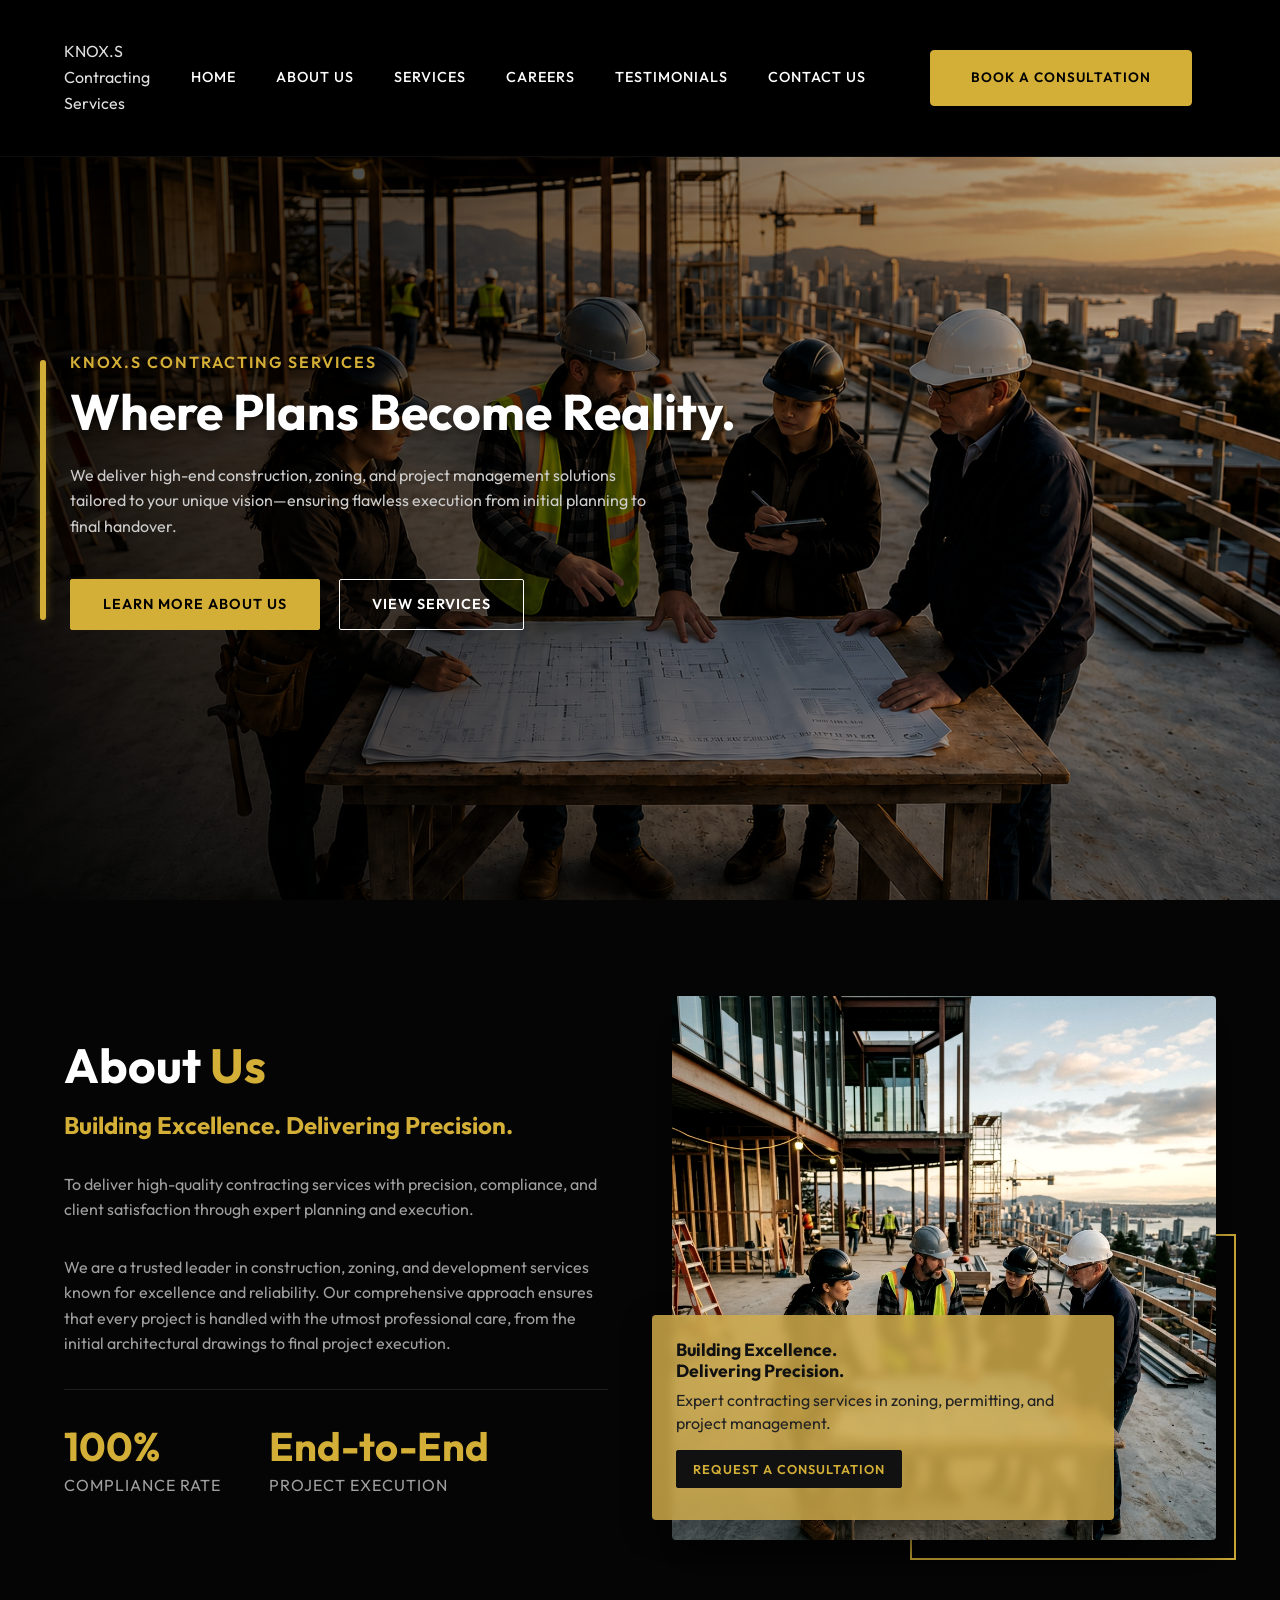
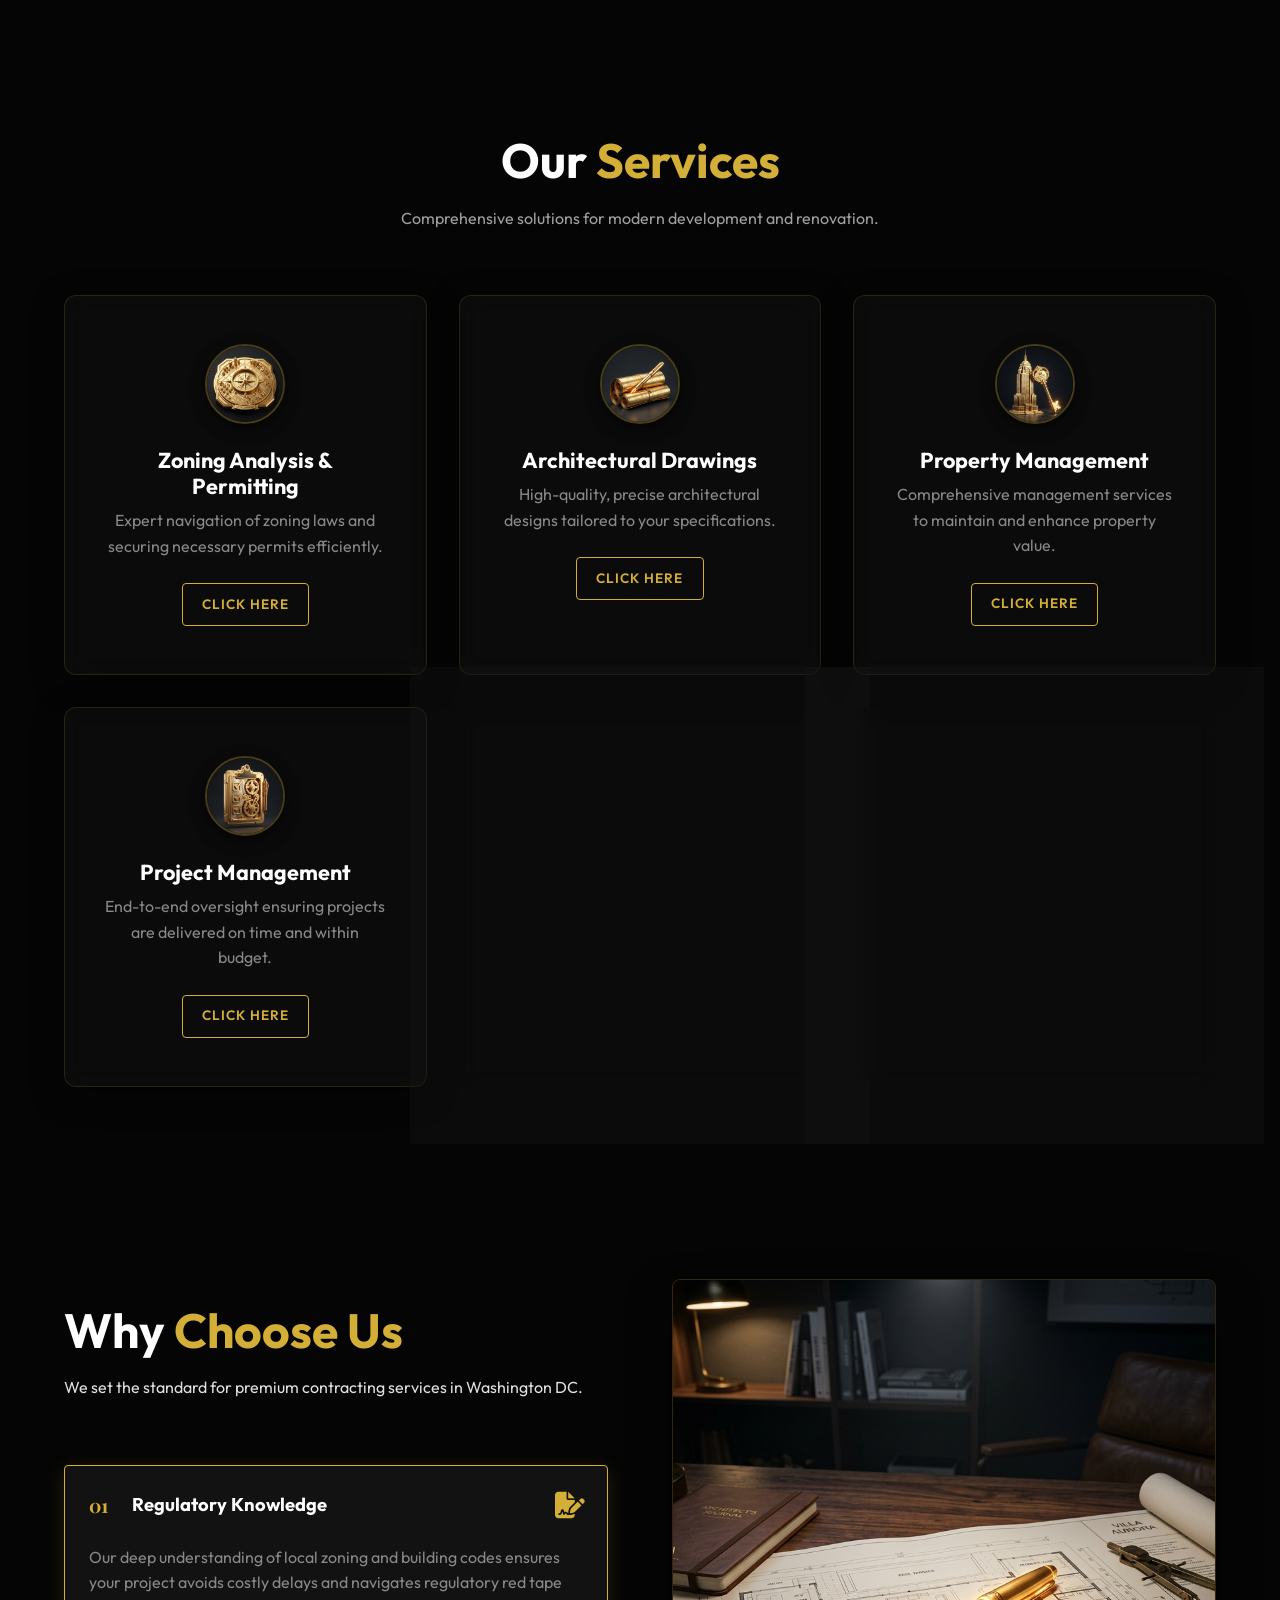
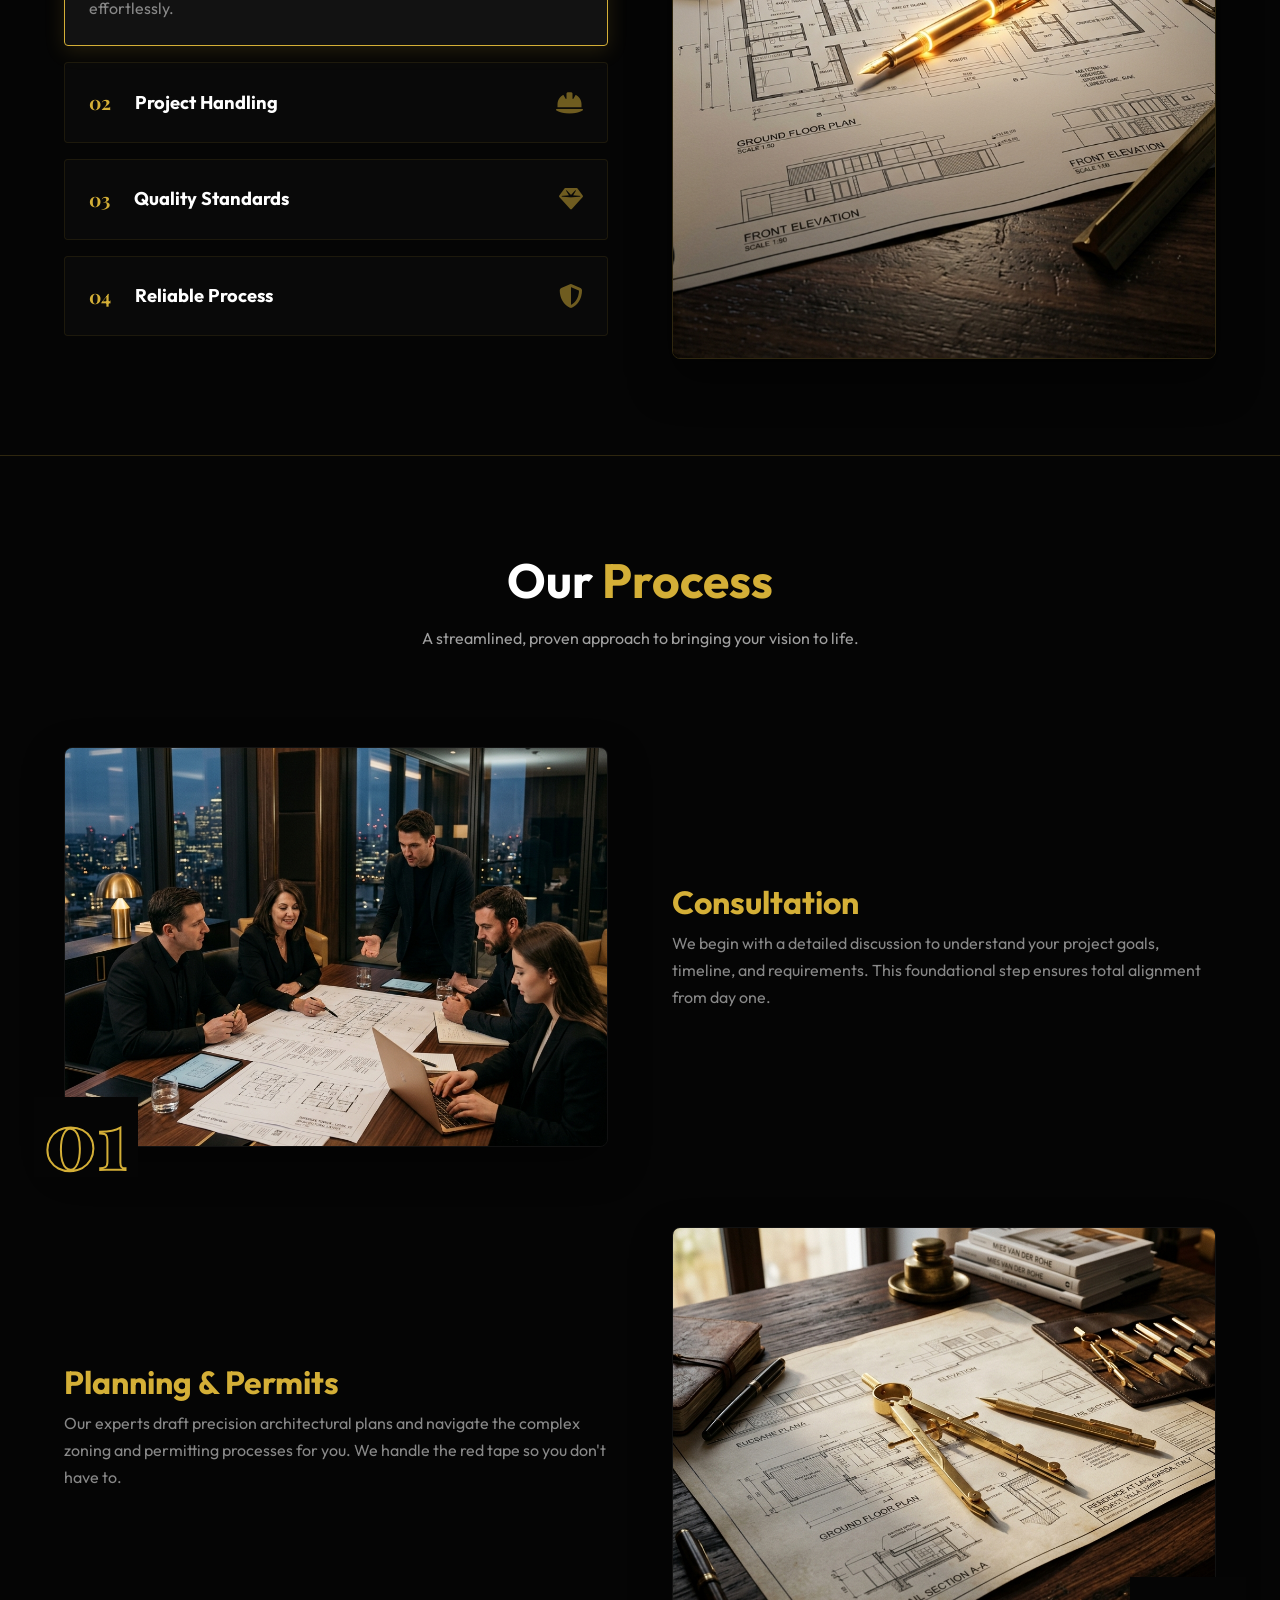
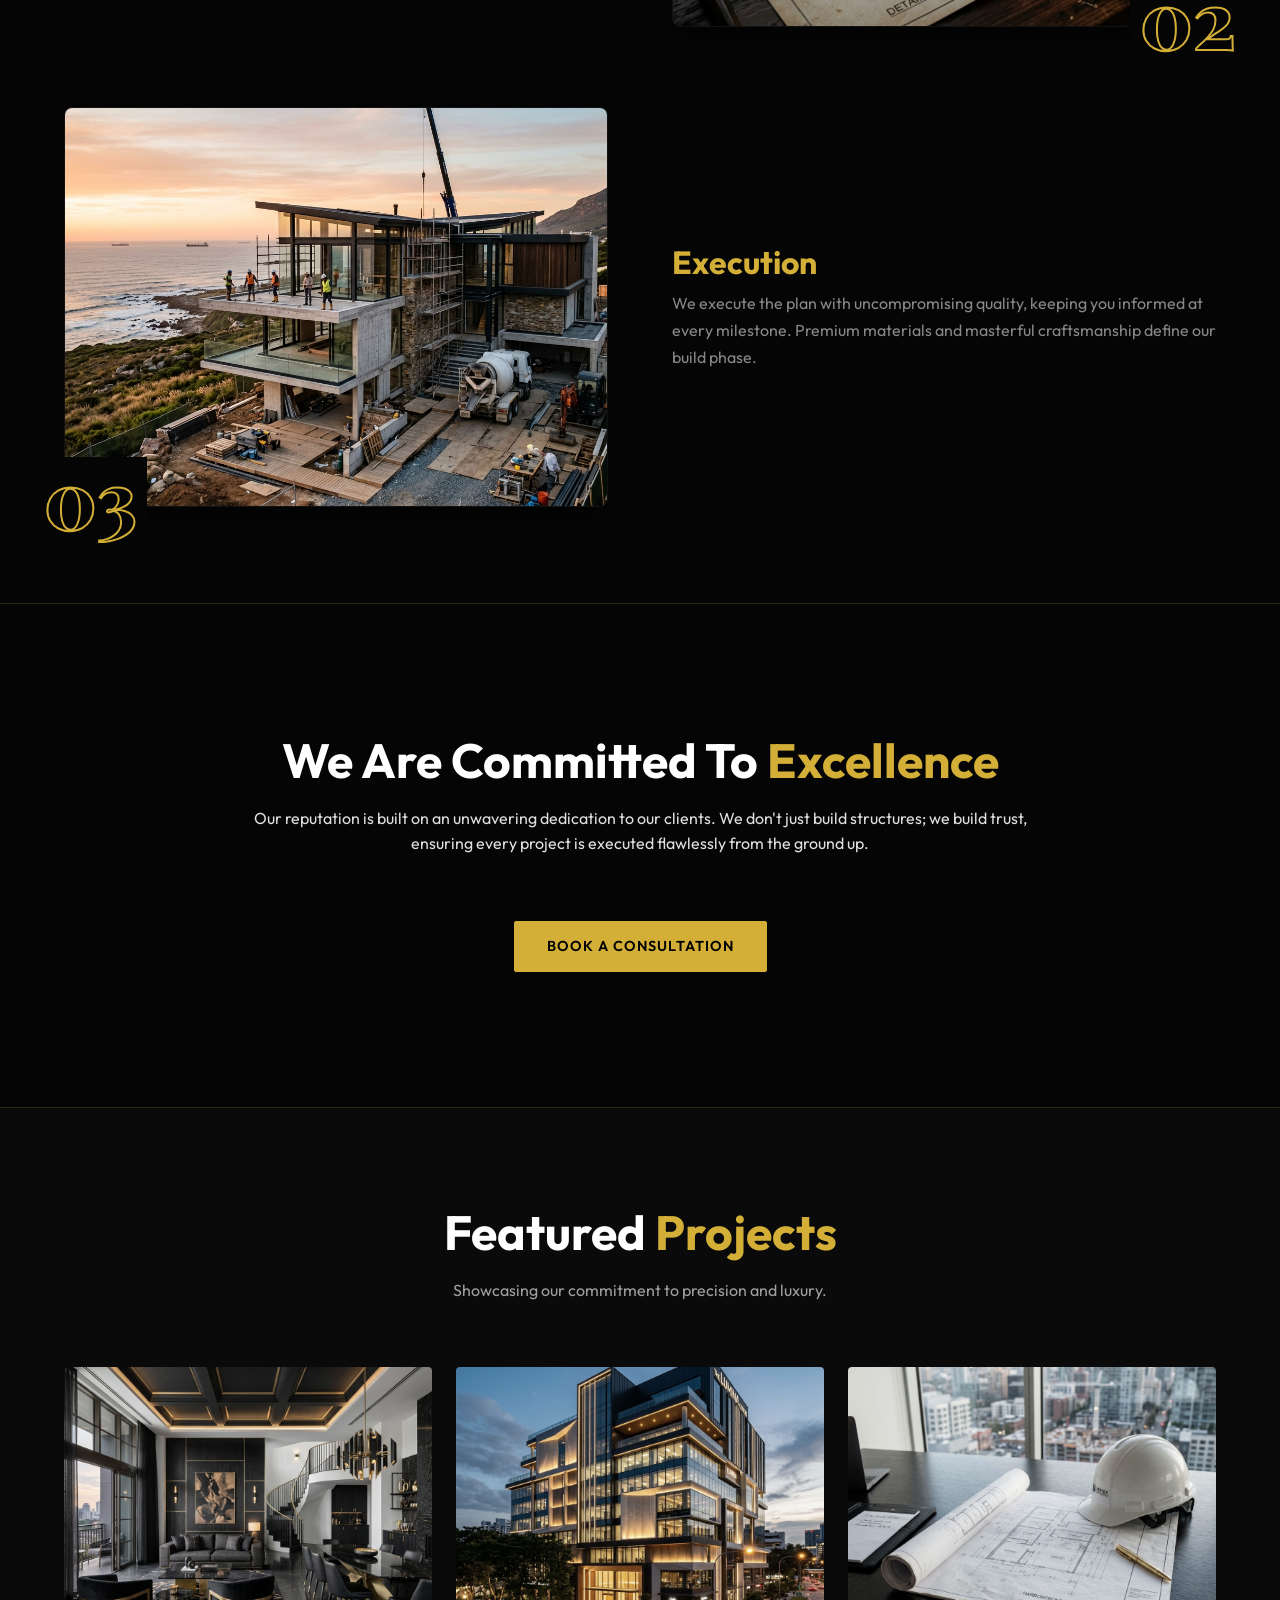
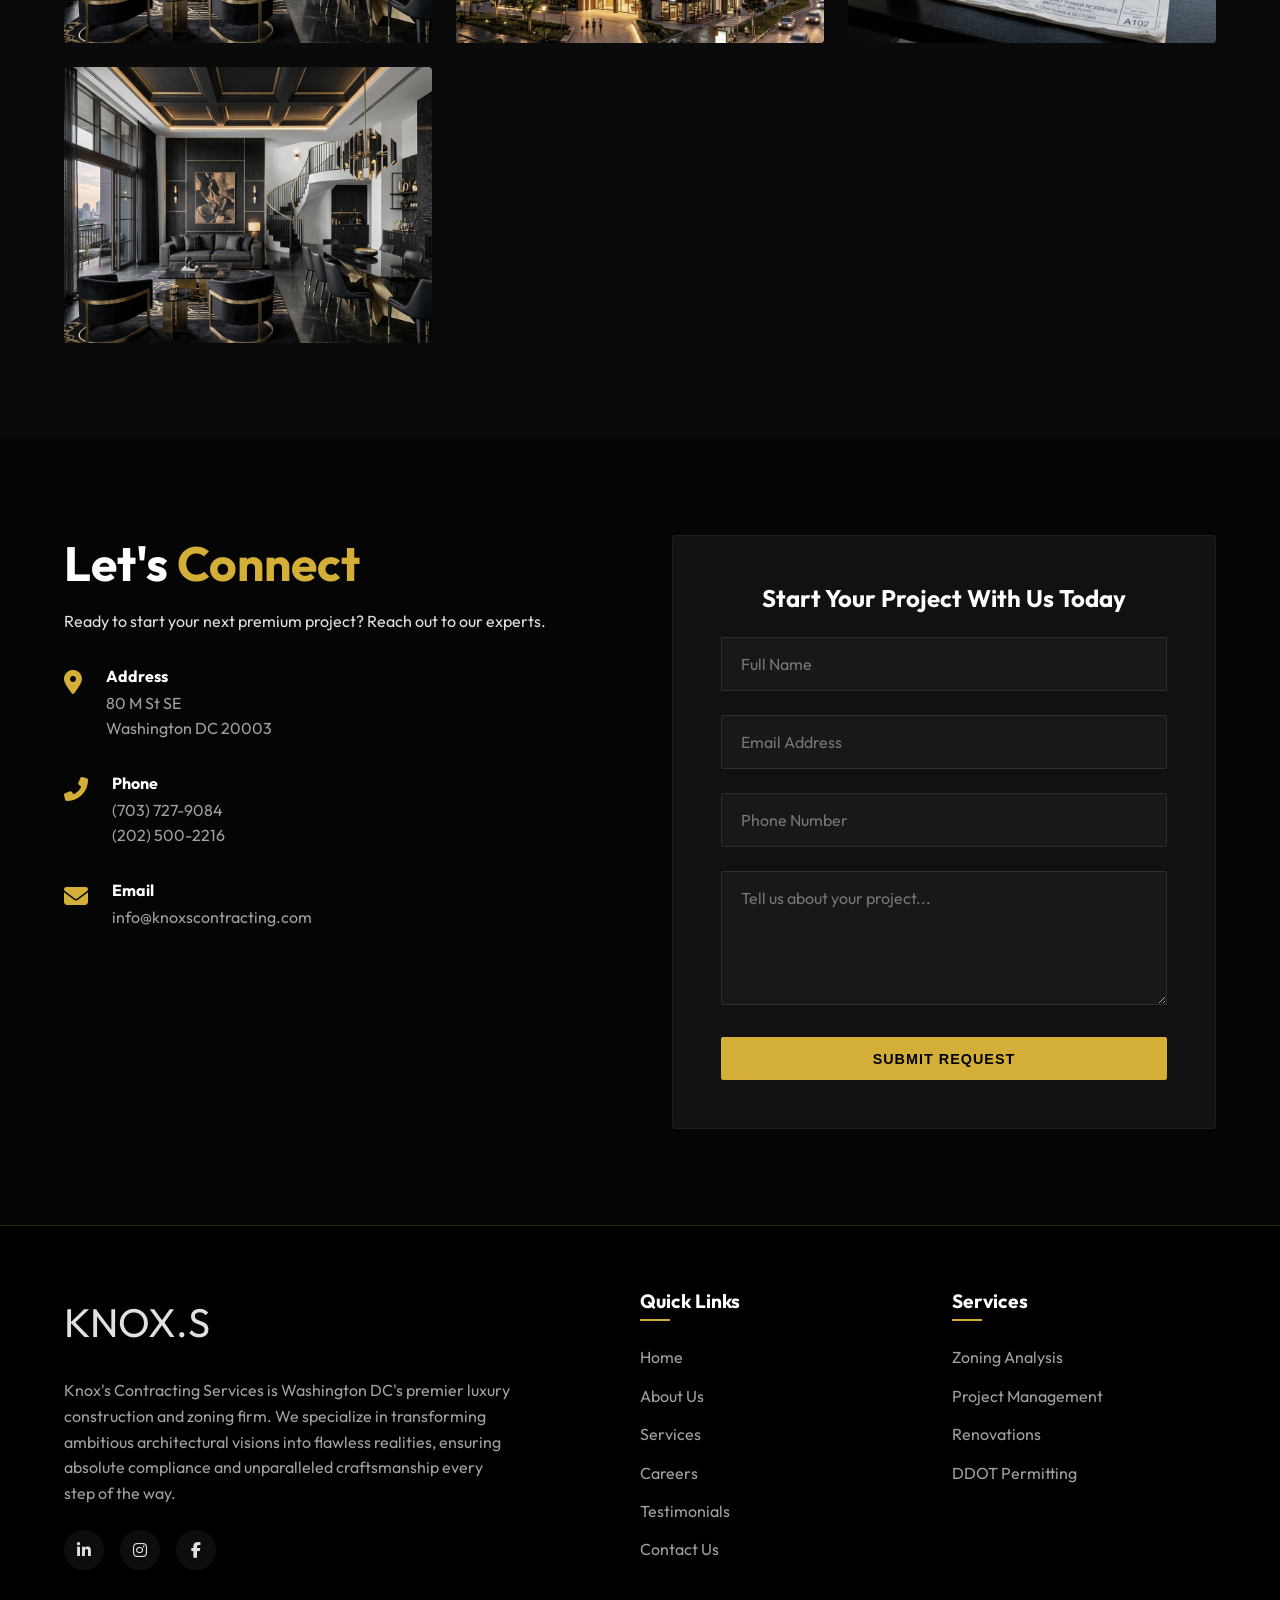
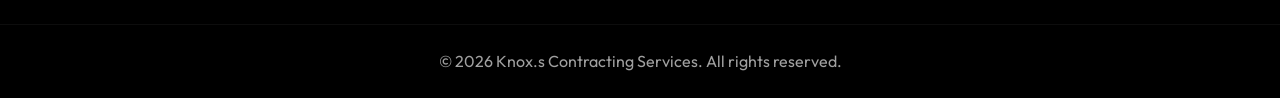
<file: index1.html>
<!DOCTYPE html>
<html lang="en">
<head>
    <meta charset="UTF-8">
    <meta name="viewport" content="width=device-width, initial-scale=1.0">
    <title>Knox.s Contracting Services | Precision & Excellence</title>
    <meta name="description" content="Knox.s Contracting Services - Experts in zoning, permitting, and project management. Building Excellence. Delivering Precision.">
    <!-- Google Fonts -->
    <link rel="preconnect" href="https://fonts.googleapis.com">
    <link rel="preconnect" href="https://fonts.gstatic.com" crossorigin>
    <link href="https://fonts.googleapis.com/css2?family=Outfit:wght@300;400;500;700&family=Playfair+Display:ital,wght@0,600;1,600&display=swap" rel="stylesheet">
    <!-- FontAwesome for Icons -->
    <link rel="stylesheet" href="https://cdnjs.cloudflare.com/ajax/libs/font-awesome/6.4.0/css/all.min.css">
    <link rel="stylesheet" href="styles1.css">
</head>
<body>

    <!-- Header Navigation -->
    <header class="navbar">
        <div class="container nav-container">
            <a href="#" class="logo">
                <span class="logo-text">KNOX<span class="gold">.</span>S</span>
                <span class="logo-subtext">Contracting Services</span>
            </a>
            <nav class="nav-links">
                <a href="#home">Home</a>
                <a href="#about">About Us</a>
                <a href="#services">Services</a>
                <a href="#careers">Careers</a>
                <a href="#testimonials">Testimonials</a>
                <a href="#contact">Contact Us</a>
                <a href="#contact" class="btn btn-primary">Book a Consultation</a>
            </nav>
            <button class="mobile-menu-btn"><i class="fas fa-bars"></i></button>
        </div>
    </header>

    <!-- Hero Section -->
    <section class="hero-section" id="home">
        <div class="hero-overlay"></div>
        <div class="container hero-content">
            <div class="hero-left-align animate-up">
                <div class="vertical-accent"></div>
                <div class="hero-text-content">
                    <p class="hero-overline">Knox.s Contracting Services</p>
                    <h1 class="hero-title delay-1">Where Plans Become Reality.</h1>
                    <p class="hero-description delay-2">We deliver high-end construction, zoning, and project management solutions tailored to your unique vision—ensuring flawless execution from initial planning to final handover.</p>
                    <div class="hero-buttons delay-3">
                        <a href="#about" class="btn btn-primary">Learn More About Us</a>
                        <a href="#services" class="btn btn-secondary">View Services</a>
                    </div>
                </div>
            </div>
        </div>
    </section>

    <!-- About Section -->
    <section class="about section-padding" id="about">
        <div class="container about-grid">
            <div class="about-content reveal">
                <h2 class="section-title">About <span class="gold-text">Us</span></h2>
                <h3 class="gold-text mb-2" style="font-size: 1.5rem;">Building Excellence. Delivering Precision.</h3>
                <p class="lead">To deliver high-quality contracting services with precision, compliance, and client satisfaction through expert planning and execution.</p>
                <p>We are a trusted leader in construction, zoning, and development services known for excellence and reliability. Our comprehensive approach ensures that every project is handled with the utmost professional care, from the initial architectural drawings to final project execution.</p>
                <div class="stats">
                    <div class="stat-item">
                        <h3 class="gold-text">100%</h3>
                        <p>Compliance Rate</p>
                    </div>
                    <div class="stat-item">
                        <h3 class="gold-text">End-to-End</h3>
                        <p>Project Execution</p>
                    </div>
                </div>
            </div>
            <div class="about-image reveal delay-1">
                <div class="image-wrapper">
                    <img src="images/about.png" alt="Contracting Professionals">
                    <div class="about-image-overlay">
                        <h4>Building Excellence.<br>Delivering Precision.</h4>
                        <p>Expert contracting services in zoning, permitting, and project management.</p>
                        <a href="#contact" class="btn btn-dark-gold btn-sm">Request a Consultation</a>
                    </div>
                    <div class="accent-box"></div>
                </div>
            </div>
        </div>
    </section>

    <!-- Services Section -->
    <section class="services section-padding bg-darker" id="services">
        <div class="container">
            <div class="section-header center reveal">
                <h2 class="section-title">Our <span class="gold-text">Services</span></h2>
                <p>Comprehensive solutions for modern development and renovation.</p>
            </div>
            <div class="services-grid">
                <div class="service-card reveal">
                    <div class="service-icon">
                        <img src="images/icon_zoning.png" alt="Zoning Icon">
                    </div>
                    <h3>Zoning Analysis & Permitting</h3>
                    <p>Expert navigation of zoning laws and securing necessary permits efficiently.</p>
                    <a href="#contact" class="service-btn">Click Here</a>
                </div>
                <div class="service-card reveal delay-1">
                    <div class="service-icon">
                        <img src="images/icon_architecture.png" alt="Architecture Icon">
                    </div>
                    <h3>Architectural Drawings</h3>
                    <p>High-quality, precise architectural designs tailored to your specifications.</p>
                    <a href="#contact" class="service-btn">Click Here</a>
                </div>
                <div class="service-card reveal delay-2">
                    <div class="service-icon">
                        <img src="images/icon_property.png" alt="Property Icon">
                    </div>
                    <h3>Property Management</h3>
                    <p>Comprehensive management services to maintain and enhance property value.</p>
                    <a href="#contact" class="service-btn">Click Here</a>
                </div>
                <div class="service-card reveal">
                    <div class="service-icon">
                        <img src="images/icon_project.png" alt="Project Icon">
                    </div>
                    <h3>Project Management</h3>
                    <p>End-to-end oversight ensuring projects are delivered on time and within budget.</p>
                    <a href="#contact" class="service-btn">Click Here</a>
                </div>
                <div class="service-card reveal delay-1">
                    <div class="service-icon">
                        <img src="images/icon_renovation.png" alt="Renovation Icon">
                    </div>
                    <h3>Commercial & Residential Renovation</h3>
                    <p>Transforming spaces with high-end finishes and superior craftsmanship.</p>
                    <a href="#contact" class="service-btn">Click Here</a>
                </div>
                <div class="service-card reveal delay-2">
                    <div class="service-icon">
                        <img src="images/icon_permit.png" alt="Permit Icon">
                    </div>
                    <h3>DDOT Permitting & BZA</h3>
                    <p>Specialized assistance with DDOT permits and Board of Zoning Adjustments.</p>
                    <a href="#contact" class="service-btn">Click Here</a>
                </div>
            </div>
        </div>
    </section>


    <!-- Why Choose Us Section -->
    <section class="why-us section-padding" id="why-us">
        <div class="container why-us-grid">
            <div class="tabs-container reveal">
                <h2 class="section-title">Why <span class="gold-text">Choose Us</span></h2>
                <p class="mb-2">We set the standard for premium contracting services in Washington DC.</p>
                
                <div class="tabs-list">
                    <div class="tab-item active" data-tab="1">
                        <div class="tab-header">
                            <span class="tab-number">01</span>
                            <h4>Regulatory Knowledge</h4>
                            <i class="fas fa-file-signature tab-icon"></i>
                        </div>
                        <div class="tab-content">
                            <p>Our deep understanding of local zoning and building codes ensures your project avoids costly delays and navigates regulatory red tape effortlessly.</p>
                        </div>
                    </div>
                    
                    <div class="tab-item" data-tab="2">
                        <div class="tab-header">
                            <span class="tab-number">02</span>
                            <h4>Project Handling</h4>
                            <i class="fas fa-hard-hat tab-icon"></i>
                        </div>
                        <div class="tab-content">
                            <p>From the initial conceptual blueprints to the final walkthrough, we manage every single phase of your project to guarantee seamless execution.</p>
                        </div>
                    </div>
                    
                    <div class="tab-item" data-tab="3">
                        <div class="tab-header">
                            <span class="tab-number">03</span>
                            <h4>Quality Standards</h4>
                            <i class="fas fa-gem tab-icon"></i>
                        </div>
                        <div class="tab-content">
                            <p>We source only premium materials and partner with elite craftsmen to deliver finishes that redefine luxury and structural excellence.</p>
                        </div>
                    </div>
                    
                    <div class="tab-item" data-tab="4">
                        <div class="tab-header">
                            <span class="tab-number">04</span>
                            <h4>Reliable Process</h4>
                            <i class="fas fa-shield-alt tab-icon"></i>
                        </div>
                        <div class="tab-content">
                            <p>Clear communication and reliable timelines are guaranteed every step of the way, giving you total peace of mind throughout the build.</p>
                        </div>
                    </div>
                </div>
            </div>

            <div class="tabs-image-showcase reveal delay-1">
                <img src="images/tab_img_1.png" alt="Regulatory Knowledge" class="tab-image active" id="tab-img-1">
                <img src="images/tab_img_2.png" alt="Project Handling" class="tab-image" id="tab-img-2">
                <img src="images/tab_img_3.png" alt="Quality Standards" class="tab-image" id="tab-img-3">
                <img src="images/tab_img_4.png" alt="Reliable Process" class="tab-image" id="tab-img-4">
            </div>
        </div>
    </section>

    <!-- Process Section -->
    <section class="process section-padding" id="process">
        <div class="container">
            <div class="section-header center reveal">
                <h2 class="section-title">Our <span class="gold-text">Process</span></h2>
                <p>A streamlined, proven approach to bringing your vision to life.</p>
            </div>
            <div class="process-timeline">
                
                <!-- Step 1 -->
                <div class="process-row reveal">
                    <div class="process-image">
                        <img src="images/process_1.png" alt="Consultation">
                        <div class="process-number">01</div>
                    </div>
                    <div class="process-text">
                        <h3>Consultation</h3>
                        <p>We begin with a detailed discussion to understand your project goals, timeline, and requirements. This foundational step ensures total alignment from day one.</p>
                    </div>
                </div>

                <!-- Step 2 -->
                <div class="process-row reverse reveal">
                    <div class="process-image">
                        <img src="images/process_2.png" alt="Planning">
                        <div class="process-number">02</div>
                    </div>
                    <div class="process-text">
                        <h3>Planning & Permits</h3>
                        <p>Our experts draft precision architectural plans and navigate the complex zoning and permitting processes for you. We handle the red tape so you don't have to.</p>
                    </div>
                </div>

                <!-- Step 3 -->
                <div class="process-row reveal">
                    <div class="process-image">
                        <img src="images/process_3.png" alt="Execution">
                        <div class="process-number">03</div>
                    </div>
                    <div class="process-text">
                        <h3>Execution</h3>
                        <p>We execute the plan with uncompromising quality, keeping you informed at every milestone. Premium materials and masterful craftsmanship define our build phase.</p>
                    </div>
                </div>



            </div>
        </div>
    </section>

    <!-- Commitment Banner Section -->
    <section class="commitment parallax-banner">
        <div class="parallax-overlay"></div>
        <div class="container commitment-content center reveal">
            <h2 class="section-title">We Are Committed To <span class="gold-text">Excellence</span></h2>
            <p class="commitment-subtext mx-auto">Our reputation is built on an unwavering dedication to our clients. We don't just build structures; we build trust, ensuring every project is executed flawlessly from the ground up.</p>
            
            <div style="margin-top: 2.5rem;">
                <a href="#contact" class="btn btn-primary">Book a Consultation</a>
            </div>

        </div>
    </section>

    <!-- Portfolio Section -->
    <section class="portfolio section-padding bg-darker" id="portfolio">
        <div class="container">
            <div class="section-header center reveal">
                <h2 class="section-title">Featured <span class="gold-text">Projects</span></h2>
                <p>Showcasing our commitment to precision and luxury.</p>
            </div>
            <div class="portfolio-grid">
                <div class="portfolio-item reveal">
                    <img src="images/portfolio_1.png" alt="Luxury Residential">
                    <div class="portfolio-overlay">
                        <div class="portfolio-text">
                            <h4>Luxury Residential</h4>
                            <p>Complete Renovation</p>
                        </div>
                    </div>
                </div>
                <div class="portfolio-item reveal delay-1">
                    <img src="images/portfolio_2.png" alt="Commercial Development">
                    <div class="portfolio-overlay">
                        <div class="portfolio-text">
                            <h4>Commercial Hub</h4>
                            <p>Project Management</p>
                        </div>
                    </div>
                </div>
                <div class="portfolio-item reveal delay-2">
                    <img src="images/portfolio_3.png" alt="Architecture Planning">
                    <div class="portfolio-overlay">
                        <div class="portfolio-text">
                            <h4>DC Office Complex</h4>
                            <p>Zoning & Permitting</p>
                        </div>
                    </div>
                </div>
                <div class="portfolio-item reveal">
                    <img src="images/portfolio_1.png" alt="Modern Interior">
                    <div class="portfolio-overlay">
                        <div class="portfolio-text">
                            <h4>Modern Interior</h4>
                            <p>Architectural Design</p>
                        </div>
                    </div>
                </div>
            </div>
        </div>
    </section>

    <!-- Contact Section -->
    <section class="contact section-padding" id="contact">
        <div class="container contact-grid">
            <div class="contact-info reveal">
                <h2 class="section-title">Let's <span class="gold-text">Connect</span></h2>
                <p class="mb-2">Ready to start your next premium project? Reach out to our experts.</p>
                
                <div class="info-item">
                    <i class="fas fa-map-marker-alt gold-text"></i>
                    <div>
                        <h4>Address</h4>
                        <p>80 M St SE<br>Washington DC 20003</p>
                    </div>
                </div>
                <div class="info-item">
                    <i class="fas fa-phone-alt gold-text"></i>
                    <div>
                        <h4>Phone</h4>
                        <p>(703) 727-9084<br>(202) 500-2216</p>
                    </div>
                </div>
                <div class="info-item">
                    <i class="fas fa-envelope gold-text"></i>
                    <div>
                        <h4>Email</h4>
                        <p>info@knoxscontracting.com</p>
                    </div>
                </div>
            </div>
            
            <div class="contact-form-container reveal delay-1">
                <form class="contact-form" id="contactForm">
                    <h3>Start Your Project With Us Today</h3>
                    <div class="form-group">
                        <input type="text" id="name" placeholder="Full Name" required>
                    </div>
                    <div class="form-group">
                        <input type="email" id="email" placeholder="Email Address" required>
                    </div>
                    <div class="form-group">
                        <input type="tel" id="phone" placeholder="Phone Number" required>
                    </div>
                    <div class="form-group">
                        <textarea id="message" rows="5" placeholder="Tell us about your project..." required></textarea>
                    </div>
                    <button type="submit" class="btn btn-primary btn-full">Submit Request</button>
                </form>
            </div>
        </div>
    </section>

    <!-- Footer -->
    <footer>
        <div class="container footer-grid">
            <div class="footer-brand">
                <div class="logo">
                    <span class="logo-text">KNOX<span class="gold">.</span>S</span>
                </div>
                <p>Knox's Contracting Services is Washington DC's premier luxury construction and zoning firm. We specialize in transforming ambitious architectural visions into flawless realities, ensuring absolute compliance and unparalleled craftsmanship every step of the way.</p>
                <div class="social-links">
                    <a href="#"><i class="fab fa-linkedin-in"></i></a>
                    <a href="#"><i class="fab fa-instagram"></i></a>
                    <a href="#"><i class="fab fa-facebook-f"></i></a>
                </div>
            </div>
            <div class="footer-links">
                <h4>Quick Links</h4>
                <ul>
                    <li><a href="#home">Home</a></li>
                    <li><a href="#about">About Us</a></li>
                    <li><a href="#services">Services</a></li>
                    <li><a href="#careers">Careers</a></li>
                    <li><a href="#testimonials">Testimonials</a></li>
                    <li><a href="#contact">Contact Us</a></li>
                </ul>

            </div>
            <div class="footer-links">
                <h4>Services</h4>
                <ul>
                    <li><a href="#services">Zoning Analysis</a></li>
                    <li><a href="#services">Project Management</a></li>
                    <li><a href="#services">Renovations</a></li>
                    <li><a href="#services">DDOT Permitting</a></li>
                </ul>
            </div>
        </div>
        <div class="footer-bottom">
            <div class="container">
                <p>&copy; 2026 Knox.s Contracting Services. All rights reserved.</p>
            </div>
        </div>
    </footer>

    <script src="script1.js"></script>
</body>
</html>
</file>
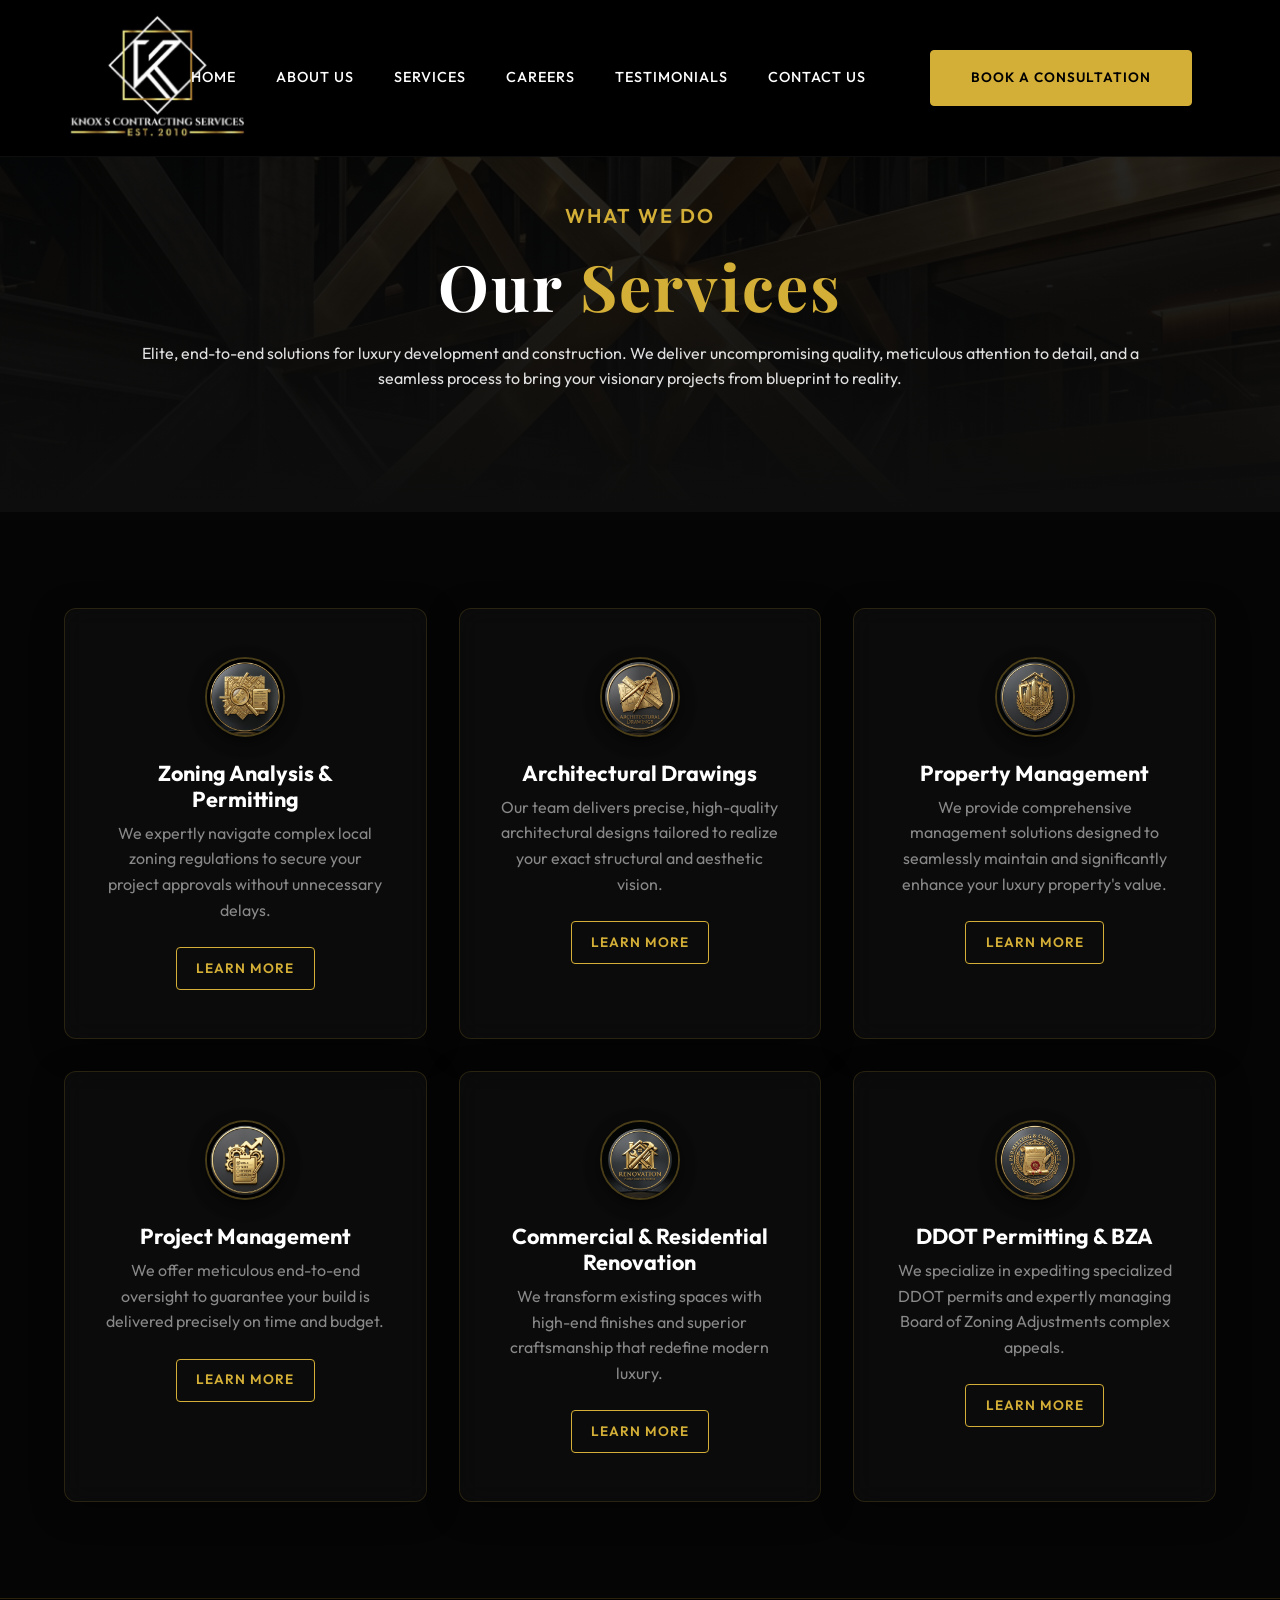
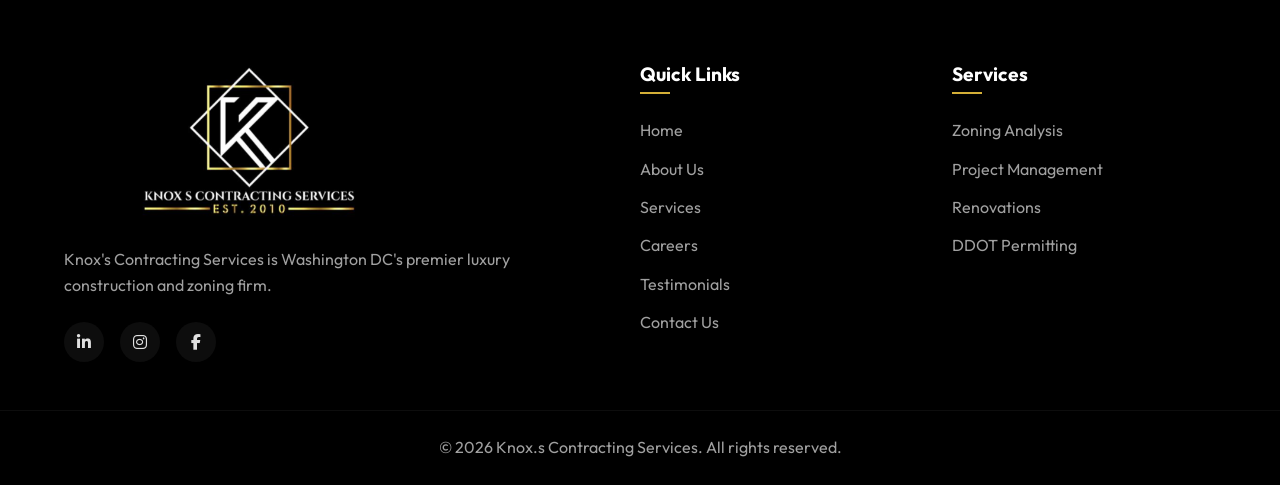
<file: live_services.html>
<!DOCTYPE html>
<html lang="en">
<head>
    <meta charset="UTF-8">
    <meta name="viewport" content="width=device-width, initial-scale=1.0">
    <title>Knox.s Contracting Services | Our Services</title>
    <meta name="description" content="Explore the comprehensive contracting, zoning, and project management services offered by Knox.s Contracting Services.">
    <!-- Google Fonts -->
    <link rel="preconnect" href="https://fonts.googleapis.com">
    <link rel="preconnect" href="https://fonts.gstatic.com" crossorigin>
    <link href="https://fonts.googleapis.com/css2?family=Outfit:wght@300;400;500;700&family=Playfair+Display:ital,wght@0,600;1,600&display=swap" rel="stylesheet">
    <!-- FontAwesome for Icons -->
    <link rel="stylesheet" href="https://cdnjs.cloudflare.com/ajax/libs/font-awesome/6.4.0/css/all.min.css">
    <link rel="stylesheet" href="styles1.css">
    <style>
        .page-header {
            position: relative;
            padding: 200px 0 120px;
            background-image: url('images/hero_services.png');
            background-size: cover;
            background-position: center;
            
            text-align: center;
            border-bottom: 2px solid var(--primary-gold);
            z-index: 1;
        }
        .page-header::before {
            content: '';
            position: absolute;
            top: 0; left: 0; width: 100%; height: 100%;
            background: linear-gradient(to bottom, rgba(0,0,0,0.8) 0%, rgba(13,13,13,1) 100%);
            z-index: -1;
        }
        .page-header .container {
            position: relative;
            z-index: 2;
        }
        .page-header .page-title {
            font-size: 4rem;
            margin-bottom: 1rem;
            font-family: 'Playfair Display', serif;
            letter-spacing: 2px;
        }
        .page-header .lead {
            font-size: 1.2rem;
            color: var(--text-muted);
            margin: 0 auto;
        }
    </style>
</head>
<body>

    <!-- Header Navigation -->
    <header class="navbar">
        <div class="container nav-container">
            <a href="index.html" class="logo">
                <img src="images/logo.png" alt="Knox.s Contracting Services" class="nav-logo">
            </a>
            <nav class="nav-links">
                <a href="index.html">Home</a>
                <a href="about.html">About Us</a>
                <a href="services.html" class="active">Services</a>
                <a href="careers.html">Careers</a>
                <a href="testimonials.html">Testimonials</a>
                <a href="index.html#contact">Contact Us</a>
                <a href="consultation.html" class="btn btn-primary">Book a Consultation</a>
            </nav>
            <button class="mobile-menu-btn"><i class="fas fa-bars"></i></button>
        </div>
    </header>

    <!-- Page Header -->
    <section class="page-header">
        <div class="container reveal">
            <div style="font-size: 20px; text-transform: uppercase; letter-spacing: 2px; color: var(--clr-gold); font-weight: 600; margin-bottom: 1rem;">What We Do</div>
            <h1 class="page-title">Our <span class="gold-text">Services</span></h1>
            <p class="lead" style="max-width: 1000px; margin: 0 auto; line-height: 1.6;">Elite, end-to-end solutions for luxury development and construction. We deliver uncompromising quality, meticulous attention to detail, and a seamless process to bring your visionary projects from blueprint to reality.</p>
        </div>
    </section>

    <!-- Services Grid Section -->
    <section class="services section-padding bg-darker">
        <div class="container">
            <div class="services-grid">
                
                <div class="service-card">
                    <div class="service-icon">
                        <img src="images/icon_zoning_gold.png" alt="Zoning Analysis Icon" style="width: 80px; height: 80px; border-radius: 50%;">
                    </div>
                    <h3>Zoning Analysis & Permitting</h3>
                    <p>We expertly navigate complex local zoning regulations to secure your project approvals without unnecessary delays.</p>
                    <a href="zoning-analysis.html" class="service-btn">Learn More</a>
                </div>
                
                <div class="service-card">
                    <div class="service-icon">
                        <img src="images/icon_architecture_gold.png" alt="Architectural Drawings Icon" style="width: 80px; height: 80px; border-radius: 50%;">
                    </div>
                    <h3>Architectural Drawings</h3>
                    <p>Our team delivers precise, high-quality architectural designs tailored to realize your exact structural and aesthetic vision.</p>
                    <a href="architectural-drawings.html" class="service-btn">Learn More</a>
                </div>
                
                <div class="service-card">
                    <div class="service-icon">
                        <img src="images/icon_property_gold.png" alt="Property Management Icon" style="width: 80px; height: 80px; border-radius: 50%;">
                    </div>
                    <h3>Property Management</h3>
                    <p>We provide comprehensive management solutions designed to seamlessly maintain and significantly enhance your luxury property's value.</p>
                    <a href="property-management.html" class="service-btn">Learn More</a>
                </div>
                
                <div class="service-card">
                    <div class="service-icon">
                        <img src="images/icon_project_gold.png" alt="Project Management Icon" style="width: 80px; height: 80px; border-radius: 50%;">
                    </div>
                    <h3>Project Management</h3>
                    <p>We offer meticulous end-to-end oversight to guarantee your build is delivered precisely on time and budget.</p>
                    <a href="project-management.html" class="service-btn">Learn More</a>
                </div>
                
                <div class="service-card">
                    <div class="service-icon">
                        <img src="images/icon_renovation_gold.png" alt="Renovation Icon" style="width: 80px; height: 80px; border-radius: 50%;">
                    </div>
                    <h3>Commercial & Residential Renovation</h3>
                    <p>We transform existing spaces with high-end finishes and superior craftsmanship that redefine modern luxury.</p>
                    <a href="renovation.html" class="service-btn">Learn More</a>
                </div>
                
                <div class="service-card">
                    <div class="service-icon">
                        <img src="images/icon_permit_gold.png" alt="DDOT Permitting Icon" style="width: 80px; height: 80px; border-radius: 50%;">
                    </div>
                    <h3>DDOT Permitting & BZA</h3>
                    <p>We specialize in expediting specialized DDOT permits and expertly managing Board of Zoning Adjustments complex appeals.</p>
                    <a href="ddot-permitting.html" class="service-btn">Learn More</a>
                </div>

            </div>
        </div>
    </section>

    <!-- Footer -->
    <footer>
        <div class="container footer-grid">
            <div class="footer-brand">
                <a href="index.html" class="logo" style="margin-bottom: 1.5rem;">
                    <img src="images/logo.png" alt="Knox.s Contracting Services" class="footer-logo">
                </a>
                <p>Knox's Contracting Services is Washington DC's premier luxury construction and zoning firm.</p>
                <div class="social-links">
                    <a href="#"><i class="fab fa-linkedin-in"></i></a>
                    <a href="#"><i class="fab fa-instagram"></i></a>
                    <a href="#"><i class="fab fa-facebook-f"></i></a>
                </div>
            </div>
            <div class="footer-links">
                <h4>Quick Links</h4>
                <ul>
                    <li><a href="index.html">Home</a></li>
                    <li><a href="about.html">About Us</a></li>
                    <li><a href="services.html">Services</a></li>
                    <li><a href="careers.html">Careers</a></li>
                    <li><a href="testimonials.html">Testimonials</a></li>
                    <li><a href="index.html#contact">Contact Us</a></li>
                </ul>
            </div>
            <div class="footer-links">
                <h4>Services</h4>
                <ul>
                    <li><a href="zoning-analysis.html">Zoning Analysis</a></li>
                    <li><a href="project-management.html">Project Management</a></li>
                    <li><a href="renovation.html">Renovations</a></li>
                    <li><a href="ddot-permitting.html">DDOT Permitting</a></li>
                </ul>
            </div>
        </div>
        <div class="footer-bottom">
            <div class="container">
                <p>&copy; 2026 Knox.s Contracting Services. All rights reserved.</p>
            </div>
        </div>
    </footer>

    <script src="script1.js"></script>
</body>
</html>
</file>
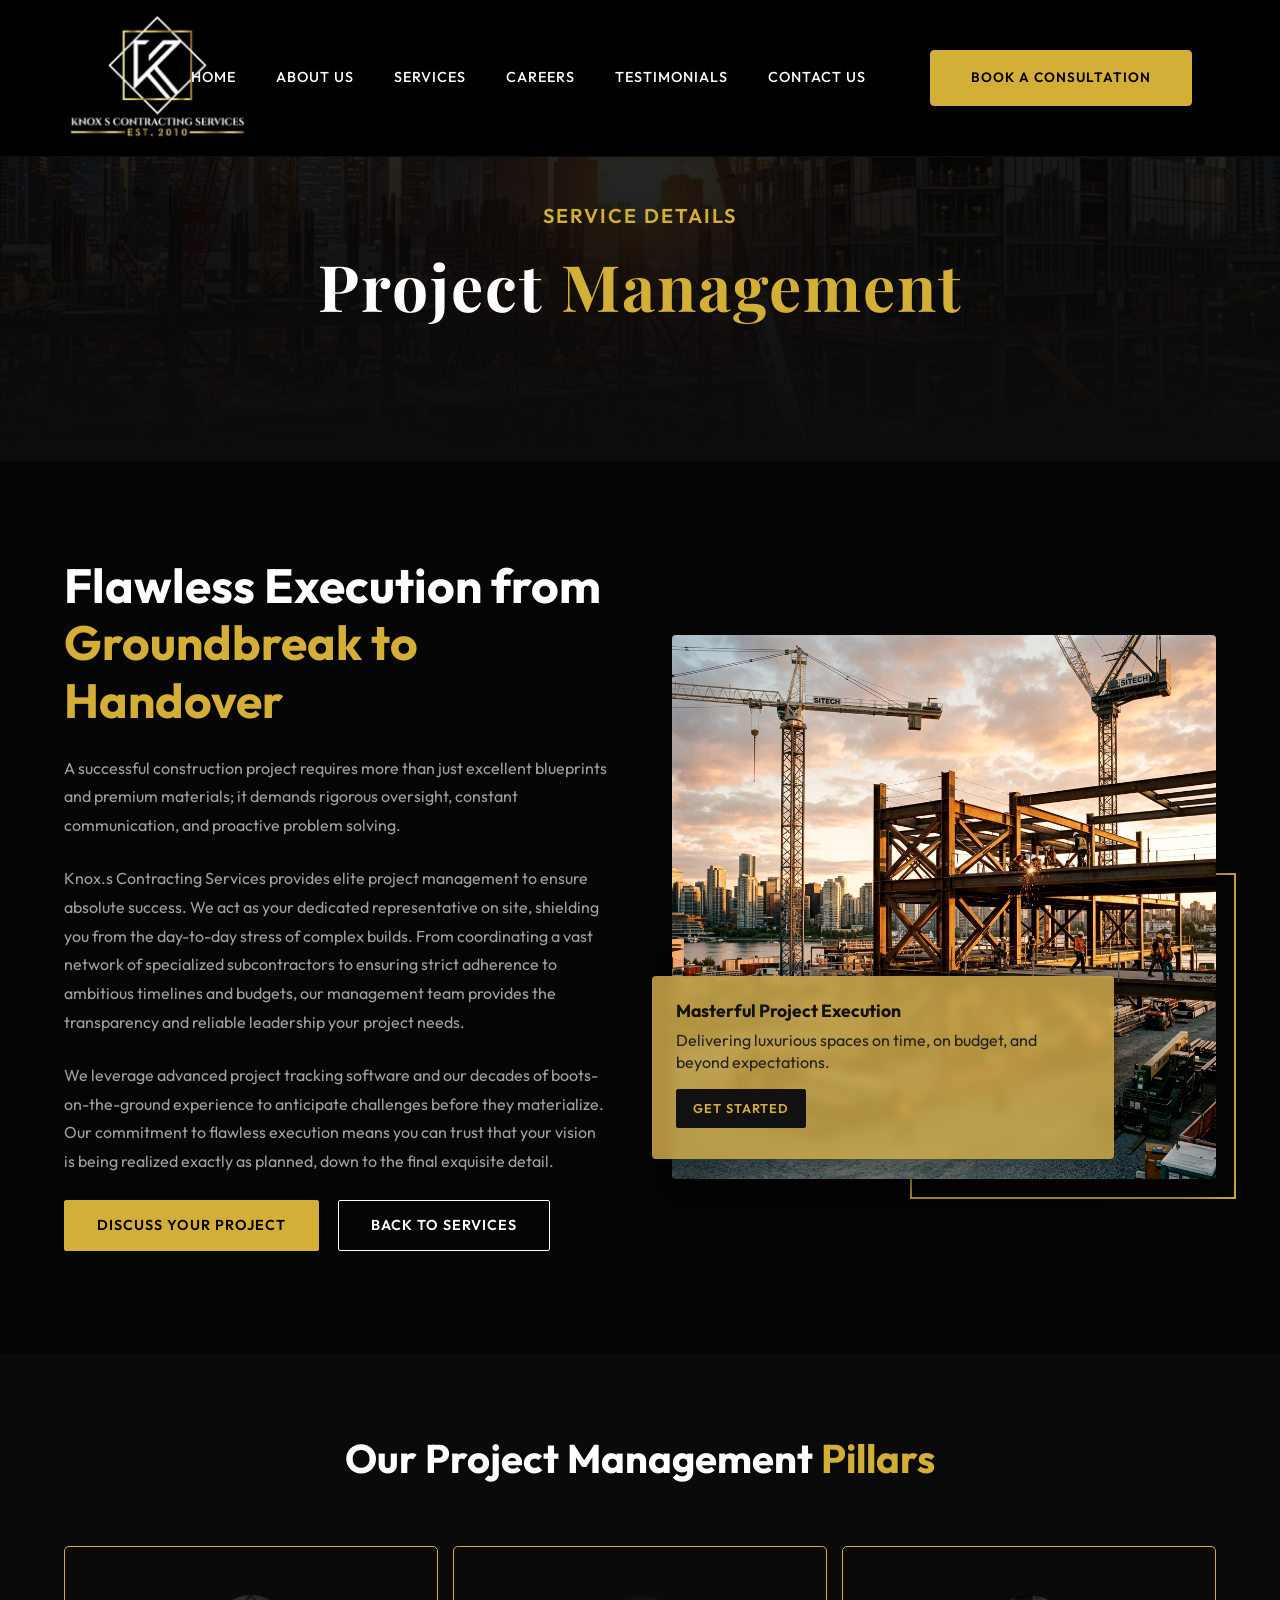
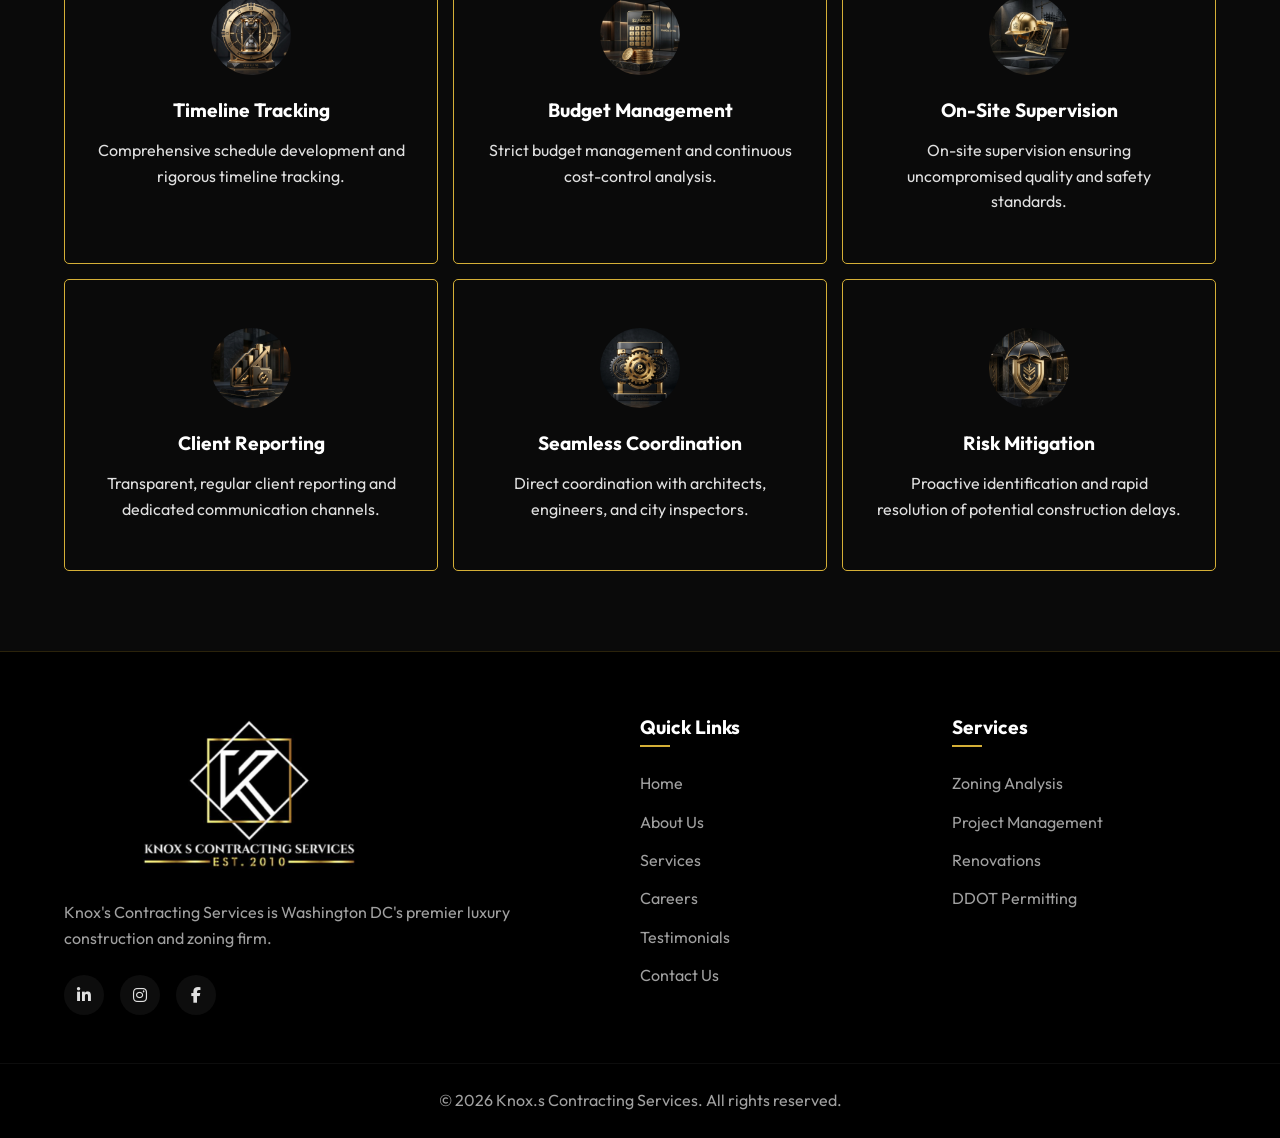
<file: project-management.html>
<!DOCTYPE html>
<html lang="en">
<head>
    <meta charset="UTF-8">
    <meta name="viewport" content="width=device-width, initial-scale=1.0">
    <title>Knox.s Contracting Services | Project Management</title>
    <meta name="description" content="Meticulous end-to-end oversight to guarantee your build is delivered precisely on time and budget.">
    <!-- Google Fonts -->
    <link rel="preconnect" href="https://fonts.googleapis.com">
    <link rel="preconnect" href="https://fonts.gstatic.com" crossorigin>
    <link href="https://fonts.googleapis.com/css2?family=Outfit:wght@300;400;500;700&family=Playfair+Display:ital,wght@0,600;1,600&display=swap" rel="stylesheet">
    <!-- FontAwesome for Icons -->
    <link rel="stylesheet" href="https://cdnjs.cloudflare.com/ajax/libs/font-awesome/6.4.0/css/all.min.css">
    <link rel="stylesheet" href="styles1.css">
    <style>
        .page-header {
            position: relative;
            padding: 200px 0 120px;
            background-image: url('images/hero_project.png');
            background-size: cover;
            background-position: center;
            
            text-align: center;
            border-bottom: 2px solid var(--primary-gold);
            z-index: 1;
        }
        .page-header::before {
            content: '';
            position: absolute;
            top: 0; left: 0; width: 100%; height: 100%;
            background: linear-gradient(to bottom, rgba(0,0,0,0.8) 0%, rgba(13,13,13,1) 100%);
            z-index: -1;
        }
        .page-header .container {
            position: relative;
            z-index: 2;
        }
        .page-header .page-title {
            font-size: 4rem;
            margin-bottom: 1rem;
            font-family: 'Playfair Display', serif;
            letter-spacing: 2px;
        }
        .service-content h2 {
            margin-bottom: 1.5rem;
        }
        .service-content p {
            font-size: 1.1rem;
            line-height: 1.8;
            margin-bottom: 1.5rem;
        }
        .service-content ul {
            list-style: none;
            padding: 0;
            margin-bottom: 2rem;
        }
        .service-content li {
            position: relative;
            padding-left: 2rem;
            margin-bottom: 1rem;
            font-size: 1.1rem;
        }
        .service-content li::before {
            content: '\f00c';
            font-family: 'Font Awesome 6 Free';
            font-weight: 900;
            color: var(--primary-gold);
            position: absolute;
            left: 0;
            top: 2px;
        }
    </style>
</head>
<body>

    <!-- Header Navigation -->
    <header class="navbar">
        <div class="container nav-container">
            <a href="index.html" class="logo">
                <img src="images/logo.png" alt="Knox.s Contracting Services" class="nav-logo">
            </a>
            <nav class="nav-links">
                <a href="index.html">Home</a>
                <a href="about.html">About Us</a>
                <a href="services.html" class="active">Services</a>
                <a href="careers.html">Careers</a>
                <a href="testimonials.html">Testimonials</a>
                <a href="index.html#contact">Contact Us</a>
                <a href="consultation.html" class="btn btn-primary">Book a Consultation</a>
            </nav>
            <button class="mobile-menu-btn"><i class="fas fa-bars"></i></button>
        </div>
    </header>

    <!-- Page Header -->
    <section class="page-header">
        <div class="container reveal">
            <div style="font-size: 20px; text-transform: uppercase; letter-spacing: 2px; color: var(--clr-gold); font-weight: 600; margin-bottom: 1rem;">Service Details</div>
            <h1 class="page-title">Project <span class="gold-text">Management</span></h1>
        </div>
    </section>

    <!-- Service Details Section -->
    <section class="section-padding" style="background-color: var(--bg-darker);">
        <div class="container about-grid">
            <div class="about-content service-content reveal">
                <h2 class="section-title">Flawless Execution from <span class="gold-text">Groundbreak to Handover</span></h2>
                <p class="lead">A successful construction project requires more than just excellent blueprints and premium materials; it demands rigorous oversight, constant communication, and proactive problem solving.</p>
                
                <p>Knox.s Contracting Services provides elite project management to ensure absolute success. We act as your dedicated representative on site, shielding you from the day-to-day stress of complex builds. From coordinating a vast network of specialized subcontractors to ensuring strict adherence to ambitious timelines and budgets, our management team provides the transparency and reliable leadership your project needs.</p>
                
                <p>We leverage advanced project tracking software and our decades of boots-on-the-ground experience to anticipate challenges before they materialize. Our commitment to flawless execution means you can trust that your vision is being realized exactly as planned, down to the final exquisite detail.</p>
                
                <div class="mt-5">
                    <a href="consultation.html" class="btn btn-primary">Discuss Your Project</a>
                    <a href="index.html#services" class="btn btn-secondary" style="margin-left: 1rem;">Back to Services</a>
                </div>
            </div>
            
            <div class="about-image reveal delay-1">
                <div class="image-wrapper">
                    <img src="images/service_project.png" alt="Construction Project Management">
                    <div class="about-image-overlay">
                        <h4>Masterful Project Execution</h4>
                        <p>Delivering luxurious spaces on time, on budget, and beyond expectations.</p>
                        <a href="consultation.html" class="btn btn-dark-gold btn-sm">Get Started</a>
                    </div>
                    <div class="accent-box"></div>
                </div>
            </div>
        </div>
    </section>

    <!-- Service Features Section -->
    <section class="core-values">
        <div class="container">
            <div class="section-header center reveal">
                <h2 class="section-title" style="font-size: 2.5rem;">Our Project Management <span class="gold-text">Pillars</span></h2>
            </div>
            <div class="values-grid">
                <div class="value-card reveal">
                    <img src="images/icon_pm_timeline.png" alt="Timeline Tracking Icon">
                    <h3>Timeline Tracking</h3>
                    <p>Comprehensive schedule development and rigorous timeline tracking.</p>
                </div>
                <div class="value-card reveal delay-1">
                    <img src="images/icon_pm_budget.png" alt="Budget Management Icon">
                    <h3>Budget Management</h3>
                    <p>Strict budget management and continuous cost-control analysis.</p>
                </div>
                <div class="value-card reveal delay-2">
                    <img src="images/icon_pm_supervision.png" alt="On-Site Supervision Icon">
                    <h3>On-Site Supervision</h3>
                    <p>On-site supervision ensuring uncompromised quality and safety standards.</p>
                </div>
                <div class="value-card reveal">
                    <img src="images/icon_pm_reporting.png" alt="Client Reporting Icon">
                    <h3>Client Reporting</h3>
                    <p>Transparent, regular client reporting and dedicated communication channels.</p>
                </div>
                <div class="value-card reveal delay-1">
                    <img src="images/icon_pm_coordination.png" alt="Seamless Coordination Icon">
                    <h3>Seamless Coordination</h3>
                    <p>Direct coordination with architects, engineers, and city inspectors.</p>
                </div>
                <div class="value-card reveal delay-2">
                    <img src="images/icon_pm_risk.png" alt="Risk Mitigation Icon">
                    <h3>Risk Mitigation</h3>
                    <p>Proactive identification and rapid resolution of potential construction delays.</p>
                </div>
            </div>
        </div>
    </section>

    <!-- Footer -->
    <footer>
        <div class="container footer-grid">
            <div class="footer-brand">
                <a href="index.html" class="logo" style="margin-bottom: 1.5rem;">
                    <img src="images/logo.png" alt="Knox.s Contracting Services" class="footer-logo">
                </a>
                <p>Knox's Contracting Services is Washington DC's premier luxury construction and zoning firm.</p>
                <div class="social-links">
                    <a href="#"><i class="fab fa-linkedin-in"></i></a>
                    <a href="#"><i class="fab fa-instagram"></i></a>
                    <a href="#"><i class="fab fa-facebook-f"></i></a>
                </div>
            </div>
            <div class="footer-links">
                <h4>Quick Links</h4>
                <ul>
                    <li><a href="index.html">Home</a></li>
                    <li><a href="about.html">About Us</a></li>
                    <li><a href="services.html">Services</a></li>
                    <li><a href="careers.html">Careers</a></li>
                    <li><a href="testimonials.html">Testimonials</a></li>
                    <li><a href="index.html#contact">Contact Us</a></li>
                </ul>
            </div>
            <div class="footer-links">
                <h4>Services</h4>
                <ul>
                    <li><a href="zoning-analysis.html">Zoning Analysis</a></li>
                    <li><a href="project-management.html">Project Management</a></li>
                    <li><a href="renovation.html">Renovations</a></li>
                    <li><a href="ddot-permitting.html">DDOT Permitting</a></li>
                </ul>
            </div>
        </div>
        <div class="footer-bottom">
            <div class="container">
                <p>&copy; 2026 Knox.s Contracting Services. All rights reserved.</p>
            </div>
        </div>
    </footer>

    <script src="script1.js"></script>
</body>
</html>
</file>
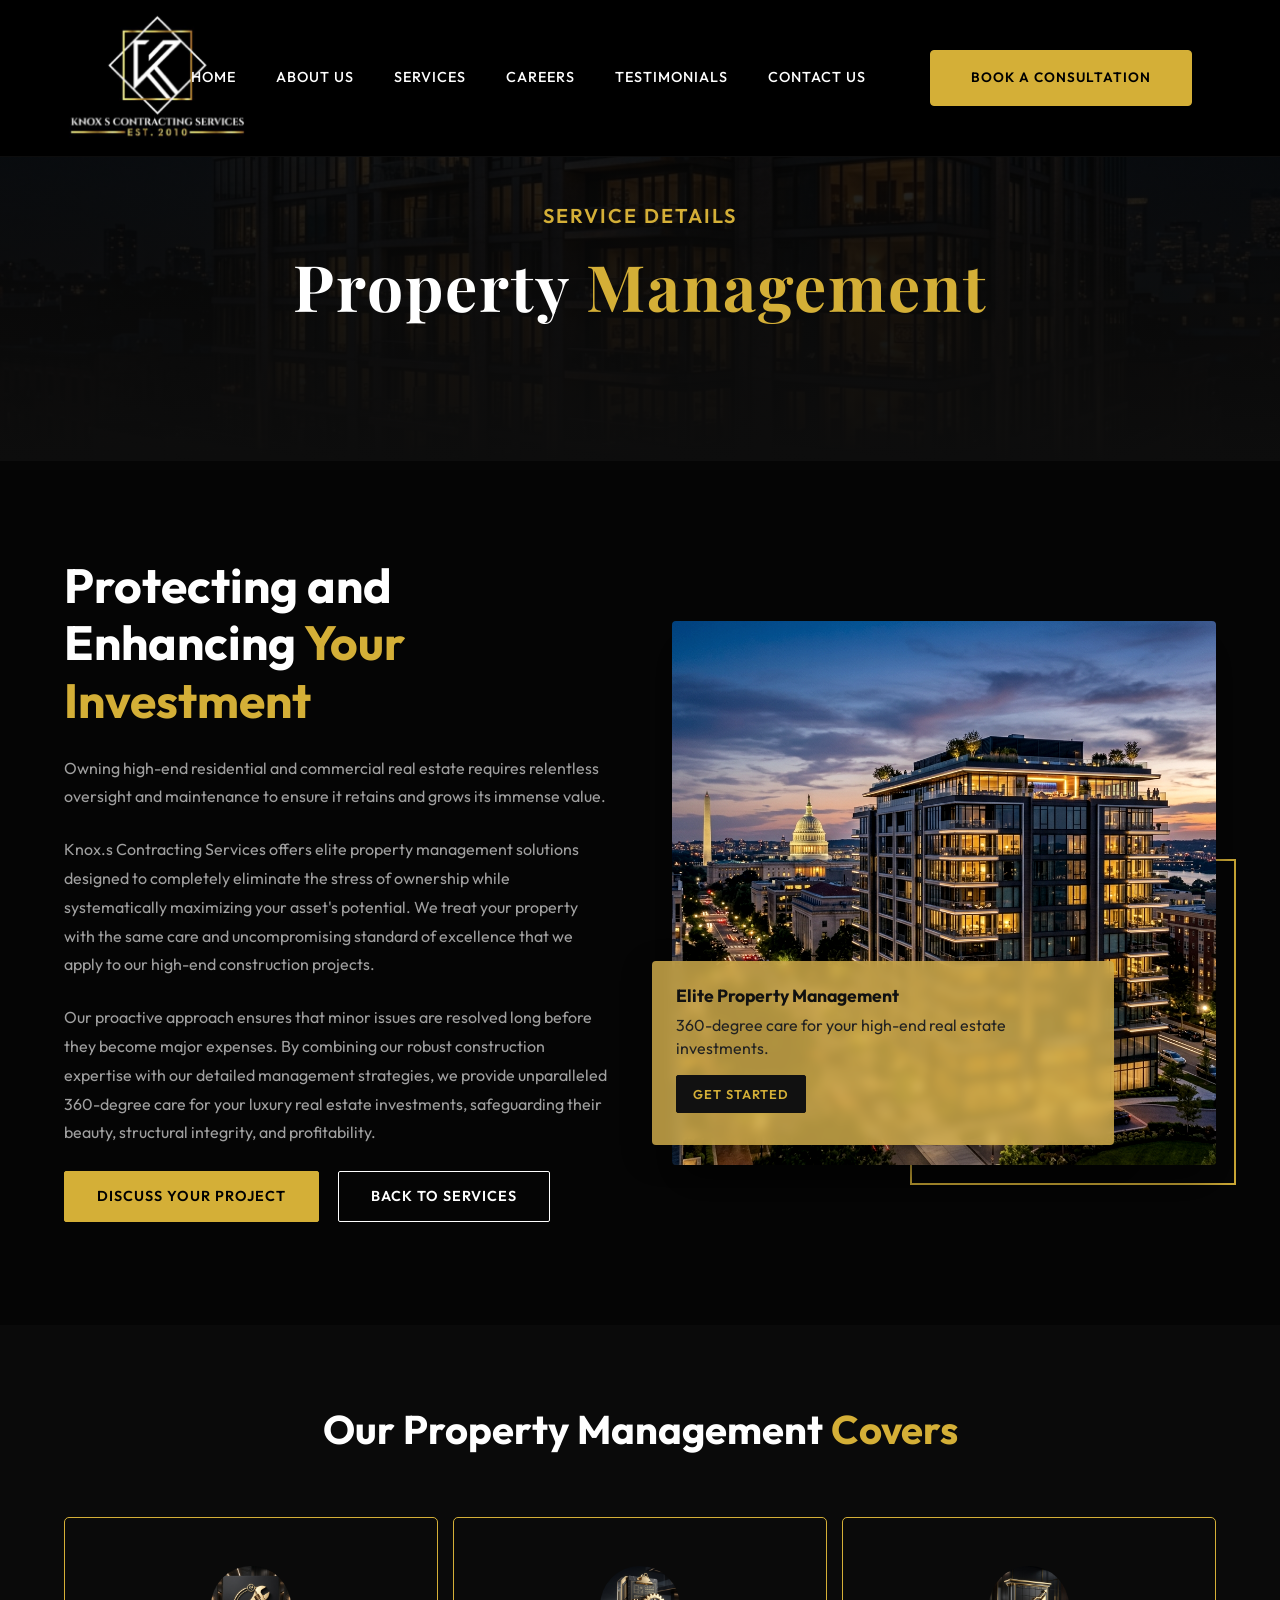
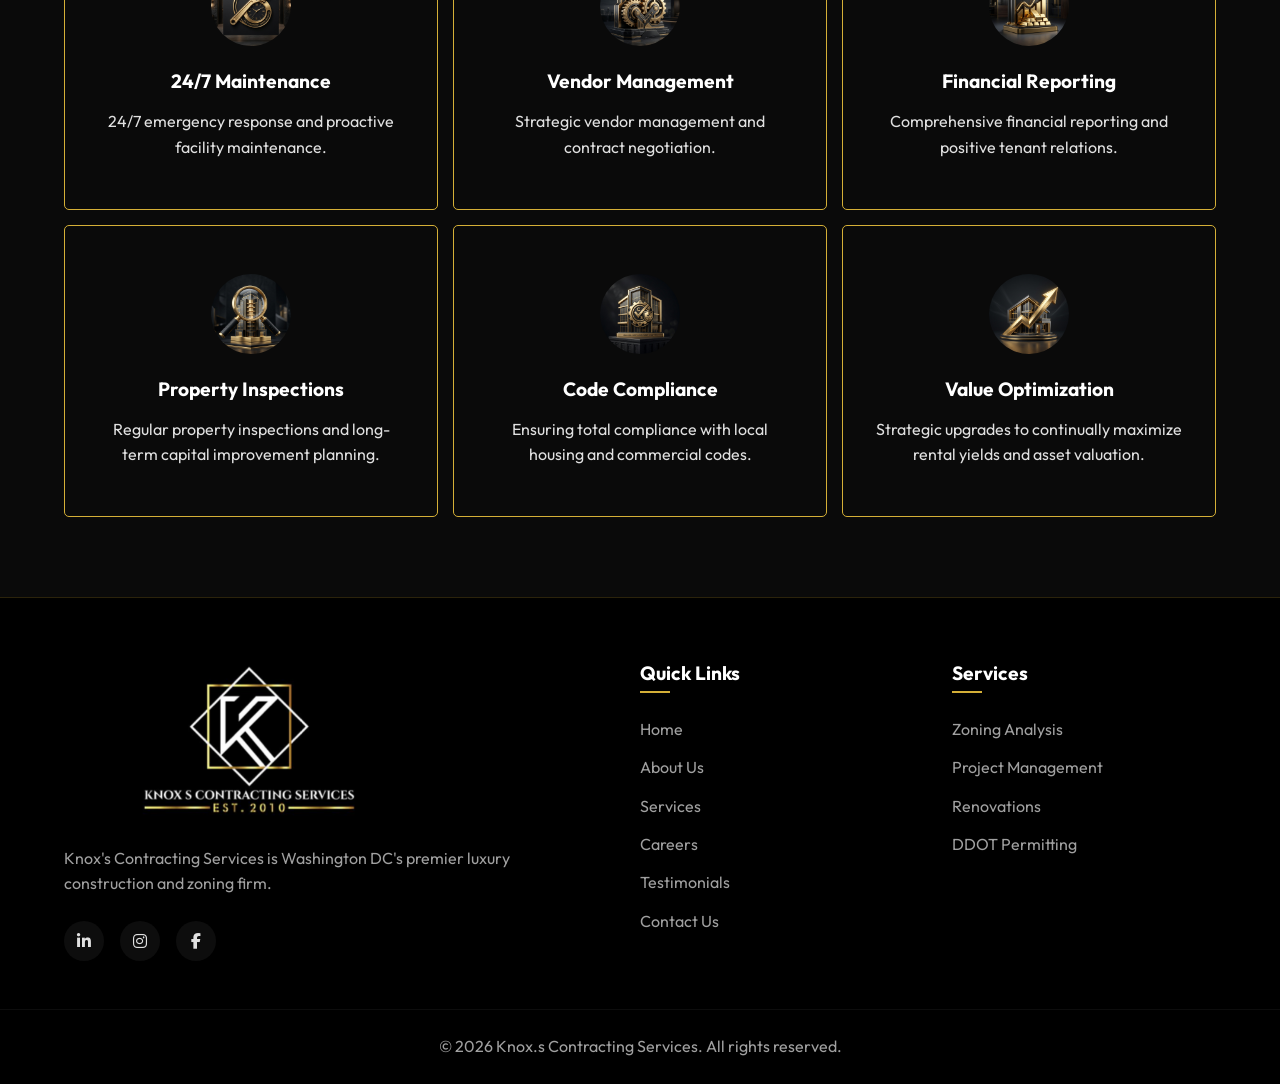
<file: property-management.html>
<!DOCTYPE html>
<html lang="en">
<head>
    <meta charset="UTF-8">
    <meta name="viewport" content="width=device-width, initial-scale=1.0">
    <title>Knox.s Contracting Services | Property Management</title>
    <meta name="description" content="Comprehensive property management solutions to maintain and enhance your asset's value.">
    <!-- Google Fonts -->
    <link rel="preconnect" href="https://fonts.googleapis.com">
    <link rel="preconnect" href="https://fonts.gstatic.com" crossorigin>
    <link href="https://fonts.googleapis.com/css2?family=Outfit:wght@300;400;500;700&family=Playfair+Display:ital,wght@0,600;1,600&display=swap" rel="stylesheet">
    <!-- FontAwesome for Icons -->
    <link rel="stylesheet" href="https://cdnjs.cloudflare.com/ajax/libs/font-awesome/6.4.0/css/all.min.css">
    <link rel="stylesheet" href="styles1.css">
    <style>
        .page-header {
            position: relative;
            padding: 200px 0 120px;
            background-image: url('images/hero_property.png');
            background-size: cover;
            background-position: center;
            
            text-align: center;
            border-bottom: 2px solid var(--primary-gold);
            z-index: 1;
        }
        .page-header::before {
            content: '';
            position: absolute;
            top: 0; left: 0; width: 100%; height: 100%;
            background: linear-gradient(to bottom, rgba(0,0,0,0.8) 0%, rgba(13,13,13,1) 100%);
            z-index: -1;
        }
        .page-header .container {
            position: relative;
            z-index: 2;
        }
        .page-header .page-title {
            font-size: 4rem;
            margin-bottom: 1rem;
            font-family: 'Playfair Display', serif;
            letter-spacing: 2px;
        }
        .service-content h2 {
            margin-bottom: 1.5rem;
        }
        .service-content p {
            font-size: 1.1rem;
            line-height: 1.8;
            margin-bottom: 1.5rem;
        }
        .service-content ul {
            list-style: none;
            padding: 0;
            margin-bottom: 2rem;
        }
        .service-content li {
            position: relative;
            padding-left: 2rem;
            margin-bottom: 1rem;
            font-size: 1.1rem;
        }
        .service-content li::before {
            content: '\f00c';
            font-family: 'Font Awesome 6 Free';
            font-weight: 900;
            color: var(--primary-gold);
            position: absolute;
            left: 0;
            top: 2px;
        }
    </style>
</head>
<body>

    <!-- Header Navigation -->
    <header class="navbar">
        <div class="container nav-container">
            <a href="index.html" class="logo">
                <img src="images/logo.png" alt="Knox.s Contracting Services" class="nav-logo">
            </a>
            <nav class="nav-links">
                <a href="index.html">Home</a>
                <a href="about.html">About Us</a>
                <a href="services.html" class="active">Services</a>
                <a href="careers.html">Careers</a>
                <a href="testimonials.html">Testimonials</a>
                <a href="index.html#contact">Contact Us</a>
                <a href="consultation.html" class="btn btn-primary">Book a Consultation</a>
            </nav>
            <button class="mobile-menu-btn"><i class="fas fa-bars"></i></button>
        </div>
    </header>

    <!-- Page Header -->
    <section class="page-header">
        <div class="container reveal">
            <div style="font-size: 20px; text-transform: uppercase; letter-spacing: 2px; color: var(--clr-gold); font-weight: 600; margin-bottom: 1rem;">Service Details</div>
            <h1 class="page-title">Property <span class="gold-text">Management</span></h1>
        </div>
    </section>

    <!-- Service Details Section -->
    <section class="section-padding" style="background-color: var(--bg-darker);">
        <div class="container about-grid">
            <div class="about-content service-content reveal">
                <h2 class="section-title">Protecting and Enhancing <span class="gold-text">Your Investment</span></h2>
                <p class="lead">Owning high-end residential and commercial real estate requires relentless oversight and maintenance to ensure it retains and grows its immense value.</p>
                
                <p>Knox.s Contracting Services offers elite property management solutions designed to completely eliminate the stress of ownership while systematically maximizing your asset's potential. We treat your property with the same care and uncompromising standard of excellence that we apply to our high-end construction projects.</p>
                
                <p>Our proactive approach ensures that minor issues are resolved long before they become major expenses. By combining our robust construction expertise with our detailed management strategies, we provide unparalleled 360-degree care for your luxury real estate investments, safeguarding their beauty, structural integrity, and profitability.</p>
                
                <div class="mt-5">
                    <a href="consultation.html" class="btn btn-primary">Discuss Your Project</a>
                    <a href="index.html#services" class="btn btn-secondary" style="margin-left: 1rem;">Back to Services</a>
                </div>
            </div>
            
            <div class="about-image reveal delay-1">
                <div class="image-wrapper">
                    <img src="images/service_property.png" alt="Luxury Property Management">
                    <div class="about-image-overlay">
                        <h4>Elite Property Management</h4>
                        <p>360-degree care for your high-end real estate investments.</p>
                        <a href="consultation.html" class="btn btn-dark-gold btn-sm">Get Started</a>
                    </div>
                    <div class="accent-box"></div>
                </div>
            </div>
        </div>
    </section>

    <!-- Service Features Section -->
    <section class="core-values">
        <div class="container">
            <div class="section-header center reveal">
                <h2 class="section-title" style="font-size: 2.5rem;">Our Property Management <span class="gold-text">Covers</span></h2>
            </div>
            <div class="values-grid">
                <div class="value-card reveal">
                    <img src="images/icon_prop_maintenance.png" alt="24/7 Maintenance Icon">
                    <h3>24/7 Maintenance</h3>
                    <p>24/7 emergency response and proactive facility maintenance.</p>
                </div>
                <div class="value-card reveal delay-1">
                    <img src="images/icon_prop_vendor.png" alt="Vendor Management Icon">
                    <h3>Vendor Management</h3>
                    <p>Strategic vendor management and contract negotiation.</p>
                </div>
                <div class="value-card reveal delay-2">
                    <img src="images/icon_prop_finance.png" alt="Financial Reporting Icon">
                    <h3>Financial Reporting</h3>
                    <p>Comprehensive financial reporting and positive tenant relations.</p>
                </div>
                <div class="value-card reveal">
                    <img src="images/icon_prop_inspection.png" alt="Property Inspections Icon">
                    <h3>Property Inspections</h3>
                    <p>Regular property inspections and long-term capital improvement planning.</p>
                </div>
                <div class="value-card reveal delay-1">
                    <img src="images/icon_arch_code.png" alt="Code Compliance Icon">
                    <h3>Code Compliance</h3>
                    <p>Ensuring total compliance with local housing and commercial codes.</p>
                </div>
                <div class="value-card reveal delay-2">
                    <img src="images/icon_prop_value.png" alt="Value Optimization Icon">
                    <h3>Value Optimization</h3>
                    <p>Strategic upgrades to continually maximize rental yields and asset valuation.</p>
                </div>
            </div>
        </div>
    </section>

    <!-- Footer -->
    <footer>
        <div class="container footer-grid">
            <div class="footer-brand">
                <a href="index.html" class="logo" style="margin-bottom: 1.5rem;">
                    <img src="images/logo.png" alt="Knox.s Contracting Services" class="footer-logo">
                </a>
                <p>Knox's Contracting Services is Washington DC's premier luxury construction and zoning firm.</p>
                <div class="social-links">
                    <a href="#"><i class="fab fa-linkedin-in"></i></a>
                    <a href="#"><i class="fab fa-instagram"></i></a>
                    <a href="#"><i class="fab fa-facebook-f"></i></a>
                </div>
            </div>
            <div class="footer-links">
                <h4>Quick Links</h4>
                <ul>
                    <li><a href="index.html">Home</a></li>
                    <li><a href="about.html">About Us</a></li>
                    <li><a href="services.html">Services</a></li>
                    <li><a href="careers.html">Careers</a></li>
                    <li><a href="testimonials.html">Testimonials</a></li>
                    <li><a href="index.html#contact">Contact Us</a></li>
                </ul>
            </div>
            <div class="footer-links">
                <h4>Services</h4>
                <ul>
                    <li><a href="zoning-analysis.html">Zoning Analysis</a></li>
                    <li><a href="project-management.html">Project Management</a></li>
                    <li><a href="renovation.html">Renovations</a></li>
                    <li><a href="ddot-permitting.html">DDOT Permitting</a></li>
                </ul>
            </div>
        </div>
        <div class="footer-bottom">
            <div class="container">
                <p>&copy; 2026 Knox.s Contracting Services. All rights reserved.</p>
            </div>
        </div>
    </footer>

    <script src="script1.js"></script>
</body>
</html>
</file>
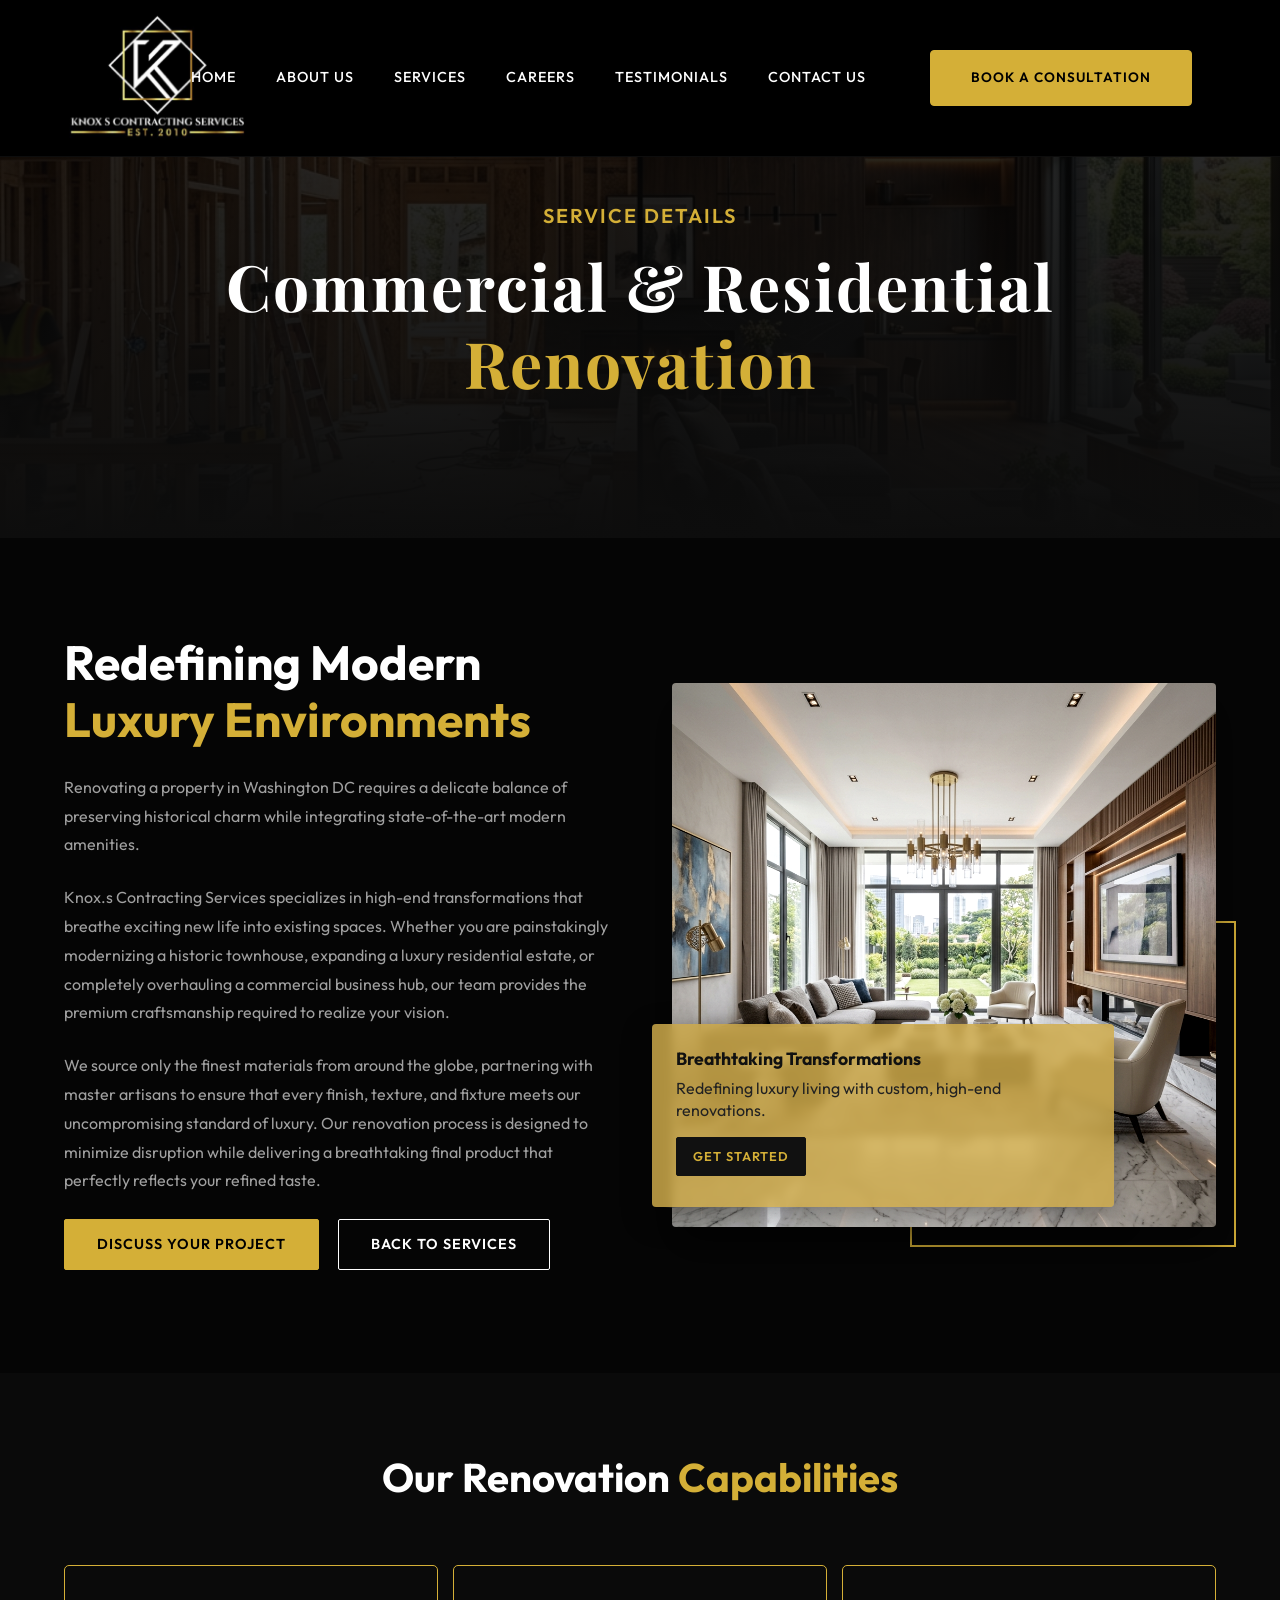
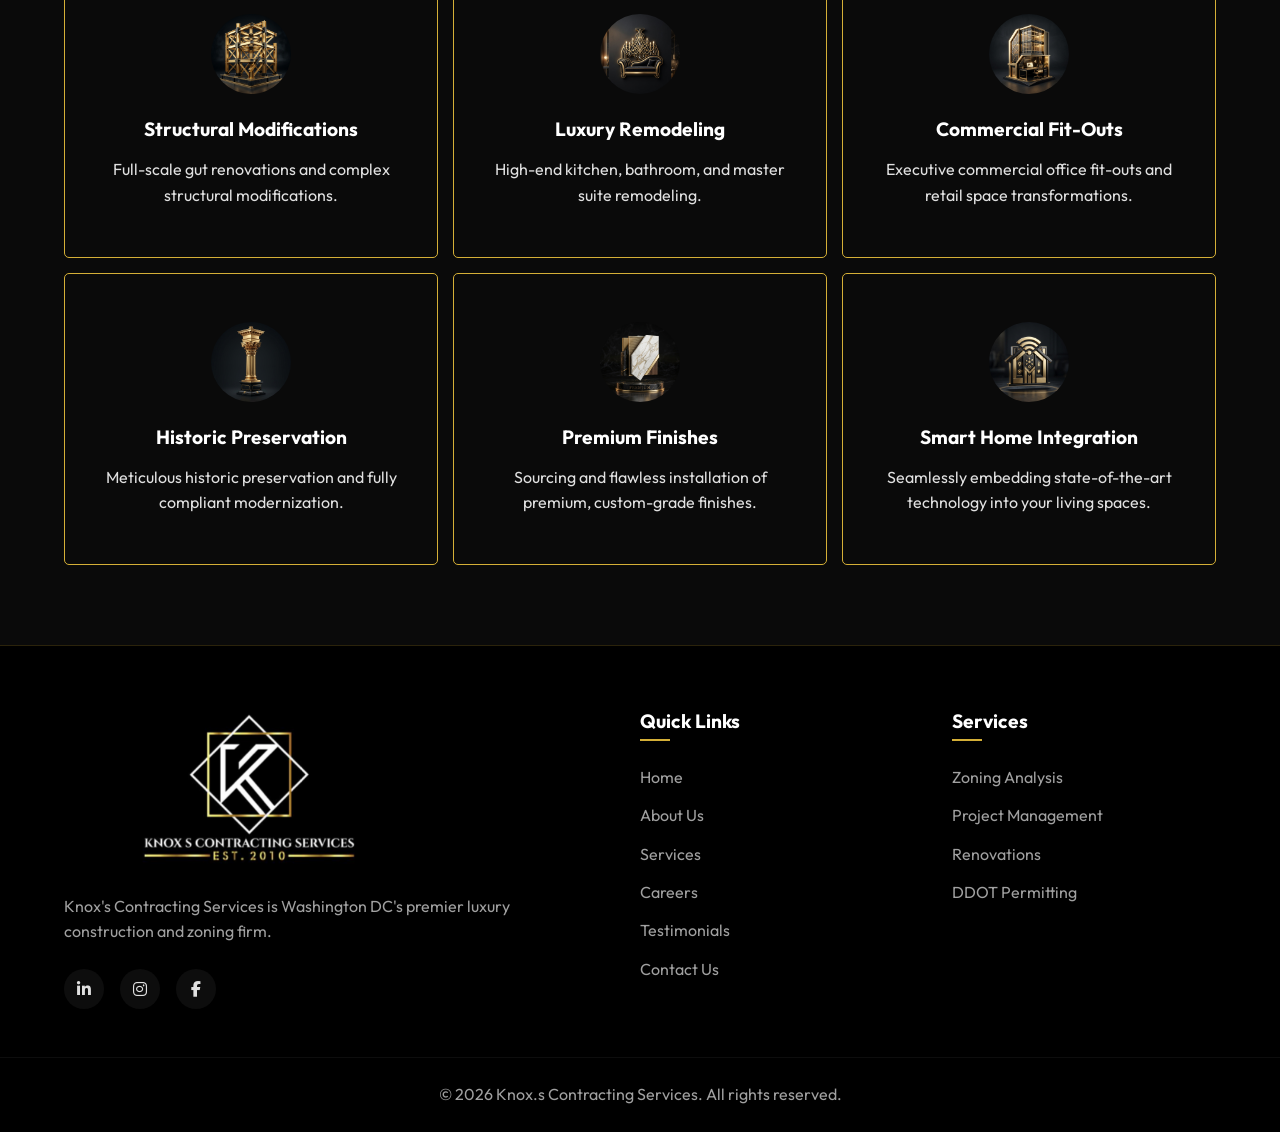
<file: renovation.html>
<!DOCTYPE html>
<html lang="en">
<head>
    <meta charset="UTF-8">
    <meta name="viewport" content="width=device-width, initial-scale=1.0">
    <title>Knox.s Contracting Services | Commercial & Residential Renovation</title>
    <meta name="description" content="Transforming existing spaces with high-end finishes and superior craftsmanship.">
    <!-- Google Fonts -->
    <link rel="preconnect" href="https://fonts.googleapis.com">
    <link rel="preconnect" href="https://fonts.gstatic.com" crossorigin>
    <link href="https://fonts.googleapis.com/css2?family=Outfit:wght@300;400;500;700&family=Playfair+Display:ital,wght@0,600;1,600&display=swap" rel="stylesheet">
    <!-- FontAwesome for Icons -->
    <link rel="stylesheet" href="https://cdnjs.cloudflare.com/ajax/libs/font-awesome/6.4.0/css/all.min.css">
    <link rel="stylesheet" href="styles1.css">
    <style>
        .page-header {
            position: relative;
            padding: 200px 0 120px;
            background-image: url('images/hero_renovation.png');
            background-size: cover;
            background-position: center;
            
            text-align: center;
            border-bottom: 2px solid var(--primary-gold);
            z-index: 1;
        }
        .page-header::before {
            content: '';
            position: absolute;
            top: 0; left: 0; width: 100%; height: 100%;
            background: linear-gradient(to bottom, rgba(0,0,0,0.8) 0%, rgba(13,13,13,1) 100%);
            z-index: -1;
        }
        .page-header .container {
            position: relative;
            z-index: 2;
        }
        .page-header .page-title {
            font-size: 4rem;
            margin-bottom: 1rem;
            font-family: 'Playfair Display', serif;
            letter-spacing: 2px;
        }
        .service-content h2 {
            margin-bottom: 1.5rem;
        }
        .service-content p {
            font-size: 1.1rem;
            line-height: 1.8;
            margin-bottom: 1.5rem;
        }
        .service-content ul {
            list-style: none;
            padding: 0;
            margin-bottom: 2rem;
        }
        .service-content li {
            position: relative;
            padding-left: 2rem;
            margin-bottom: 1rem;
            font-size: 1.1rem;
        }
        .service-content li::before {
            content: '\f00c';
            font-family: 'Font Awesome 6 Free';
            font-weight: 900;
            color: var(--primary-gold);
            position: absolute;
            left: 0;
            top: 2px;
        }
    </style>
</head>
<body>

    <!-- Header Navigation -->
    <header class="navbar">
        <div class="container nav-container">
            <a href="index.html" class="logo">
                <img src="images/logo.png" alt="Knox.s Contracting Services" class="nav-logo">
            </a>
            <nav class="nav-links">
                <a href="index.html">Home</a>
                <a href="about.html">About Us</a>
                <a href="services.html" class="active">Services</a>
                <a href="careers.html">Careers</a>
                <a href="testimonials.html">Testimonials</a>
                <a href="index.html#contact">Contact Us</a>
                <a href="consultation.html" class="btn btn-primary">Book a Consultation</a>
            </nav>
            <button class="mobile-menu-btn"><i class="fas fa-bars"></i></button>
        </div>
    </header>

    <!-- Page Header -->
    <section class="page-header">
        <div class="container reveal">
            <div style="font-size: 20px; text-transform: uppercase; letter-spacing: 2px; color: var(--clr-gold); font-weight: 600; margin-bottom: 1rem;">Service Details</div>
            <h1 class="page-title">Commercial & Residential <span class="gold-text">Renovation</span></h1>
        </div>
    </section>

    <!-- Service Details Section -->
    <section class="section-padding" style="background-color: var(--bg-darker);">
        <div class="container about-grid">
            <div class="about-content service-content reveal">
                <h2 class="section-title">Redefining Modern <span class="gold-text">Luxury Environments</span></h2>
                <p class="lead">Renovating a property in Washington DC requires a delicate balance of preserving historical charm while integrating state-of-the-art modern amenities.</p>
                
                <p>Knox.s Contracting Services specializes in high-end transformations that breathe exciting new life into existing spaces. Whether you are painstakingly modernizing a historic townhouse, expanding a luxury residential estate, or completely overhauling a commercial business hub, our team provides the premium craftsmanship required to realize your vision.</p>
                
                <p>We source only the finest materials from around the globe, partnering with master artisans to ensure that every finish, texture, and fixture meets our uncompromising standard of luxury. Our renovation process is designed to minimize disruption while delivering a breathtaking final product that perfectly reflects your refined taste.</p>
                
                <div class="mt-5">
                    <a href="consultation.html" class="btn btn-primary">Discuss Your Project</a>
                    <a href="index.html#services" class="btn btn-secondary" style="margin-left: 1rem;">Back to Services</a>
                </div>
            </div>
            
            <div class="about-image reveal delay-1">
                <div class="image-wrapper">
                    <img src="images/service_renovation.png" alt="Luxury Interior Renovation">
                    <div class="about-image-overlay">
                        <h4>Breathtaking Transformations</h4>
                        <p>Redefining luxury living with custom, high-end renovations.</p>
                        <a href="consultation.html" class="btn btn-dark-gold btn-sm">Get Started</a>
                    </div>
                    <div class="accent-box"></div>
                </div>
            </div>
        </div>
    </section>

    <!-- Service Features Section -->
    <section class="core-values">
        <div class="container">
            <div class="section-header center reveal">
                <h2 class="section-title" style="font-size: 2.5rem;">Our Renovation <span class="gold-text">Capabilities</span></h2>
            </div>
            <div class="values-grid">
                <div class="value-card reveal">
                    <img src="images/icon_reno_structural.png" alt="Structural Modifications Icon">
                    <h3>Structural Modifications</h3>
                    <p>Full-scale gut renovations and complex structural modifications.</p>
                </div>
                <div class="value-card reveal delay-1">
                    <img src="images/icon_reno_luxury.png" alt="Luxury Remodeling Icon">
                    <h3>Luxury Remodeling</h3>
                    <p>High-end kitchen, bathroom, and master suite remodeling.</p>
                </div>
                <div class="value-card reveal delay-2">
                    <img src="images/icon_reno_commercial.png" alt="Commercial Fit-Outs Icon">
                    <h3>Commercial Fit-Outs</h3>
                    <p>Executive commercial office fit-outs and retail space transformations.</p>
                </div>
                <div class="value-card reveal">
                    <img src="images/icon_historic_gold.png" alt="Historic Preservation Icon">
                    <h3>Historic Preservation</h3>
                    <p>Meticulous historic preservation and fully compliant modernization.</p>
                </div>
                <div class="value-card reveal delay-1">
                    <img src="images/icon_reno_finishes.png" alt="Premium Finishes Icon">
                    <h3>Premium Finishes</h3>
                    <p>Sourcing and flawless installation of premium, custom-grade finishes.</p>
                </div>
                <div class="value-card reveal delay-2">
                    <img src="images/icon_reno_smart.png" alt="Smart Home Integration Icon">
                    <h3>Smart Home Integration</h3>
                    <p>Seamlessly embedding state-of-the-art technology into your living spaces.</p>
                </div>
            </div>
        </div>
    </section>

    <!-- Footer -->
    <footer>
        <div class="container footer-grid">
            <div class="footer-brand">
                <a href="index.html" class="logo" style="margin-bottom: 1.5rem;">
                    <img src="images/logo.png" alt="Knox.s Contracting Services" class="footer-logo">
                </a>
                <p>Knox's Contracting Services is Washington DC's premier luxury construction and zoning firm.</p>
                <div class="social-links">
                    <a href="#"><i class="fab fa-linkedin-in"></i></a>
                    <a href="#"><i class="fab fa-instagram"></i></a>
                    <a href="#"><i class="fab fa-facebook-f"></i></a>
                </div>
            </div>
            <div class="footer-links">
                <h4>Quick Links</h4>
                <ul>
                    <li><a href="index.html">Home</a></li>
                    <li><a href="about.html">About Us</a></li>
                    <li><a href="services.html">Services</a></li>
                    <li><a href="careers.html">Careers</a></li>
                    <li><a href="testimonials.html">Testimonials</a></li>
                    <li><a href="index.html#contact">Contact Us</a></li>
                </ul>
            </div>
            <div class="footer-links">
                <h4>Services</h4>
                <ul>
                    <li><a href="zoning-analysis.html">Zoning Analysis</a></li>
                    <li><a href="project-management.html">Project Management</a></li>
                    <li><a href="renovation.html">Renovations</a></li>
                    <li><a href="ddot-permitting.html">DDOT Permitting</a></li>
                </ul>
            </div>
        </div>
        <div class="footer-bottom">
            <div class="container">
                <p>&copy; 2026 Knox.s Contracting Services. All rights reserved.</p>
            </div>
        </div>
    </footer>

    <script src="script1.js"></script>
</body>
</html>
</file>
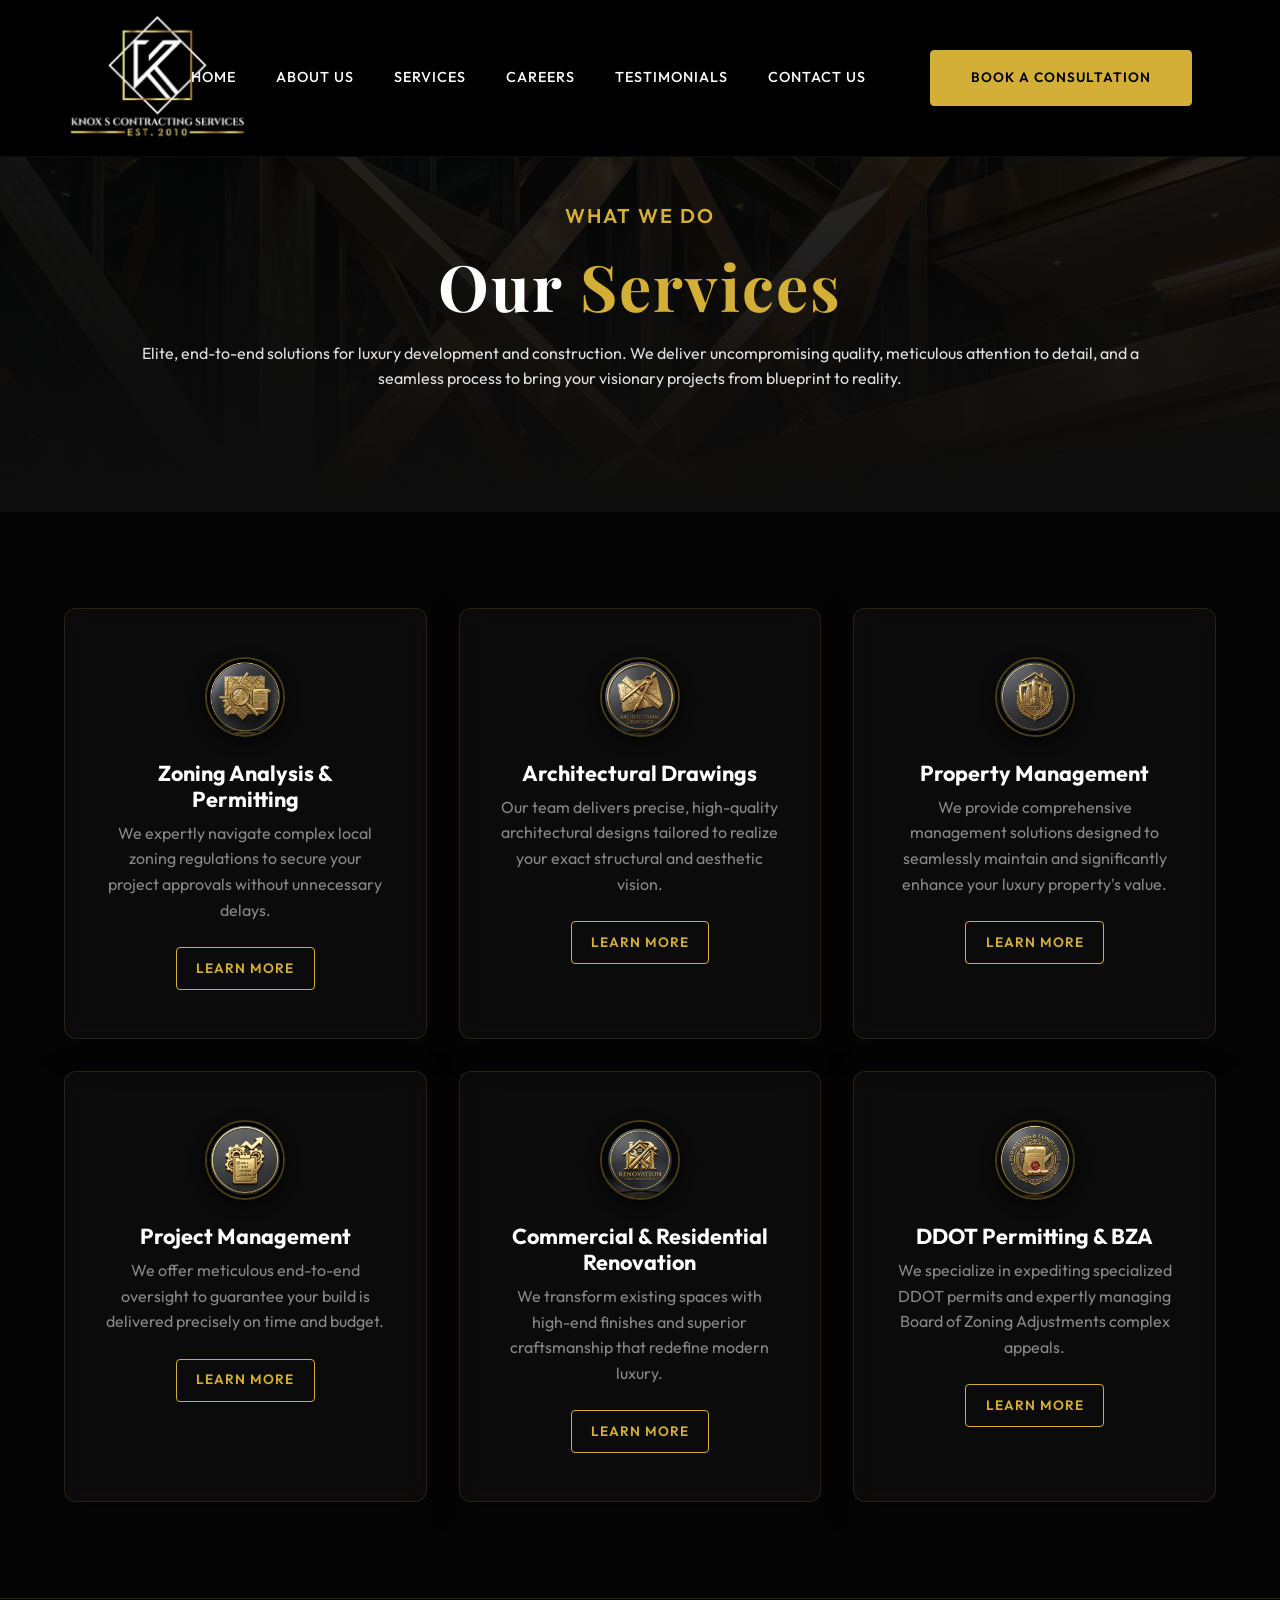
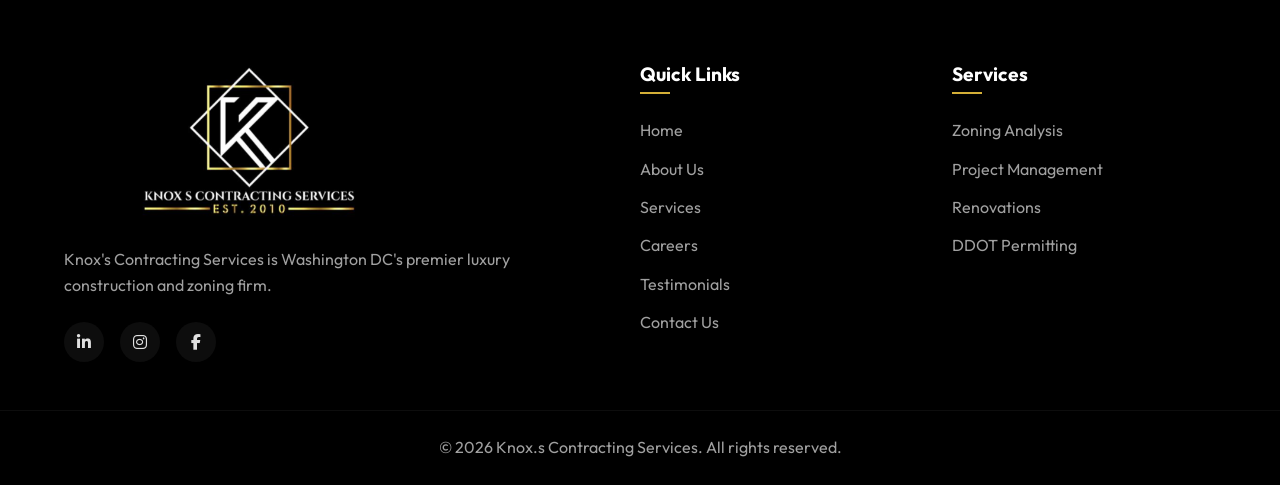
<file: services.html>
<!DOCTYPE html>
<html lang="en">
<head>
    <meta charset="UTF-8">
    <meta name="viewport" content="width=device-width, initial-scale=1.0">
    <title>Knox.s Contracting Services | Our Services</title>
    <meta name="description" content="Explore the comprehensive contracting, zoning, and project management services offered by Knox.s Contracting Services.">
    <!-- Google Fonts -->
    <link rel="preconnect" href="https://fonts.googleapis.com">
    <link rel="preconnect" href="https://fonts.gstatic.com" crossorigin>
    <link href="https://fonts.googleapis.com/css2?family=Outfit:wght@300;400;500;700&family=Playfair+Display:ital,wght@0,600;1,600&display=swap" rel="stylesheet">
    <!-- FontAwesome for Icons -->
    <link rel="stylesheet" href="https://cdnjs.cloudflare.com/ajax/libs/font-awesome/6.4.0/css/all.min.css">
    <link rel="stylesheet" href="styles1.css">
    <style>
        .page-header {
            position: relative;
            padding: 200px 0 120px;
            background-image: url('images/hero_services.png');
            background-size: cover;
            background-position: center;
            background-attachment: fixed;
            text-align: center;
            border-bottom: 2px solid var(--primary-gold);
            z-index: 1;
        }
        .page-header::before {
            content: '';
            position: absolute;
            top: 0; left: 0; width: 100%; height: 100%;
            background: linear-gradient(to bottom, rgba(0,0,0,0.8) 0%, rgba(13,13,13,1) 100%);
            z-index: -1;
        }
        .page-header .container {
            position: relative;
            z-index: 2;
        }
        .page-header .page-title {
            font-size: 4rem;
            margin-bottom: 1rem;
            font-family: 'Playfair Display', serif;
            letter-spacing: 2px;
        }
        .page-header .lead {
            font-size: 1.2rem;
            color: var(--text-muted);
            margin: 0 auto;
        }
    </style>
</head>
<body>

    <!-- Header Navigation -->
    <header class="navbar">
        <div class="container nav-container">
            <a href="index.html" class="logo">
                <img src="images/logo.png" alt="Knox.s Contracting Services" class="nav-logo">
            </a>
            <nav class="nav-links">
                <a href="index.html">Home</a>
                <a href="about.html">About Us</a>
                <a href="services.html" class="active">Services</a>
                <a href="careers.html">Careers</a>
                <a href="testimonials.html">Testimonials</a>
                <a href="index.html#contact">Contact Us</a>
                <a href="consultation.html" class="btn btn-primary">Book a Consultation</a>
            </nav>
            <button class="mobile-menu-btn"><i class="fas fa-bars"></i></button>
        </div>
    </header>

    <!-- Page Header -->
    <section class="page-header">
        <div class="container reveal">
            <div style="font-size: 20px; text-transform: uppercase; letter-spacing: 2px; color: var(--clr-gold); font-weight: 600; margin-bottom: 1rem;">What We Do</div>
            <h1 class="page-title">Our <span class="gold-text">Services</span></h1>
            <p class="lead" style="max-width: 1000px; margin: 0 auto; line-height: 1.6;">Elite, end-to-end solutions for luxury development and construction. We deliver uncompromising quality, meticulous attention to detail, and a seamless process to bring your visionary projects from blueprint to reality.</p>
        </div>
    </section>

    <!-- Services Grid Section -->
    <section class="services section-padding bg-darker">
        <div class="container">
            <div class="services-grid">
                
                <div class="service-card">
                    <div class="service-icon">
                        <img src="images/icon_zoning_gold.png" alt="Zoning Analysis Icon" style="width: 80px; height: 80px; border-radius: 50%;">
                    </div>
                    <h3>Zoning Analysis & Permitting</h3>
                    <p>We expertly navigate complex local zoning regulations to secure your project approvals without unnecessary delays.</p>
                    <a href="zoning-analysis.html" class="service-btn">Learn More</a>
                </div>
                
                <div class="service-card">
                    <div class="service-icon">
                        <img src="images/icon_architecture_gold.png" alt="Architectural Drawings Icon" style="width: 80px; height: 80px; border-radius: 50%;">
                    </div>
                    <h3>Architectural Drawings</h3>
                    <p>Our team delivers precise, high-quality architectural designs tailored to realize your exact structural and aesthetic vision.</p>
                    <a href="architectural-drawings.html" class="service-btn">Learn More</a>
                </div>
                
                <div class="service-card">
                    <div class="service-icon">
                        <img src="images/icon_property_gold.png" alt="Property Management Icon" style="width: 80px; height: 80px; border-radius: 50%;">
                    </div>
                    <h3>Property Management</h3>
                    <p>We provide comprehensive management solutions designed to seamlessly maintain and significantly enhance your luxury property's value.</p>
                    <a href="property-management.html" class="service-btn">Learn More</a>
                </div>
                
                <div class="service-card">
                    <div class="service-icon">
                        <img src="images/icon_project_gold.png" alt="Project Management Icon" style="width: 80px; height: 80px; border-radius: 50%;">
                    </div>
                    <h3>Project Management</h3>
                    <p>We offer meticulous end-to-end oversight to guarantee your build is delivered precisely on time and budget.</p>
                    <a href="project-management.html" class="service-btn">Learn More</a>
                </div>
                
                <div class="service-card">
                    <div class="service-icon">
                        <img src="images/icon_renovation_gold.png" alt="Renovation Icon" style="width: 80px; height: 80px; border-radius: 50%;">
                    </div>
                    <h3>Commercial & Residential Renovation</h3>
                    <p>We transform existing spaces with high-end finishes and superior craftsmanship that redefine modern luxury.</p>
                    <a href="renovation.html" class="service-btn">Learn More</a>
                </div>
                
                <div class="service-card">
                    <div class="service-icon">
                        <img src="images/icon_permit_gold.png" alt="DDOT Permitting Icon" style="width: 80px; height: 80px; border-radius: 50%;">
                    </div>
                    <h3>DDOT Permitting & BZA</h3>
                    <p>We specialize in expediting specialized DDOT permits and expertly managing Board of Zoning Adjustments complex appeals.</p>
                    <a href="ddot-permitting.html" class="service-btn">Learn More</a>
                </div>

            </div>
        </div>
    </section>

    <!-- Footer -->
    <footer>
        <div class="container footer-grid">
            <div class="footer-brand">
                <a href="index.html" class="logo" style="margin-bottom: 1.5rem;">
                    <img src="images/logo.png" alt="Knox.s Contracting Services" class="footer-logo">
                </a>
                <p>Knox's Contracting Services is Washington DC's premier luxury construction and zoning firm.</p>
                <div class="social-links">
                    <a href="#"><i class="fab fa-linkedin-in"></i></a>
                    <a href="#"><i class="fab fa-instagram"></i></a>
                    <a href="#"><i class="fab fa-facebook-f"></i></a>
                </div>
            </div>
            <div class="footer-links">
                <h4>Quick Links</h4>
                <ul>
                    <li><a href="index.html">Home</a></li>
                    <li><a href="about.html">About Us</a></li>
                    <li><a href="services.html">Services</a></li>
                    <li><a href="careers.html">Careers</a></li>
                    <li><a href="testimonials.html">Testimonials</a></li>
                    <li><a href="index.html#contact">Contact Us</a></li>
                </ul>
            </div>
            <div class="footer-links">
                <h4>Services</h4>
                <ul>
                    <li><a href="zoning-analysis.html">Zoning Analysis</a></li>
                    <li><a href="project-management.html">Project Management</a></li>
                    <li><a href="renovation.html">Renovations</a></li>
                    <li><a href="ddot-permitting.html">DDOT Permitting</a></li>
                </ul>
            </div>
        </div>
        <div class="footer-bottom">
            <div class="container">
                <p>&copy; 2026 Knox.s Contracting Services. All rights reserved.</p>
            </div>
        </div>
    </footer>

    <script src="script1.js"></script>
</body>
</html>
</file>
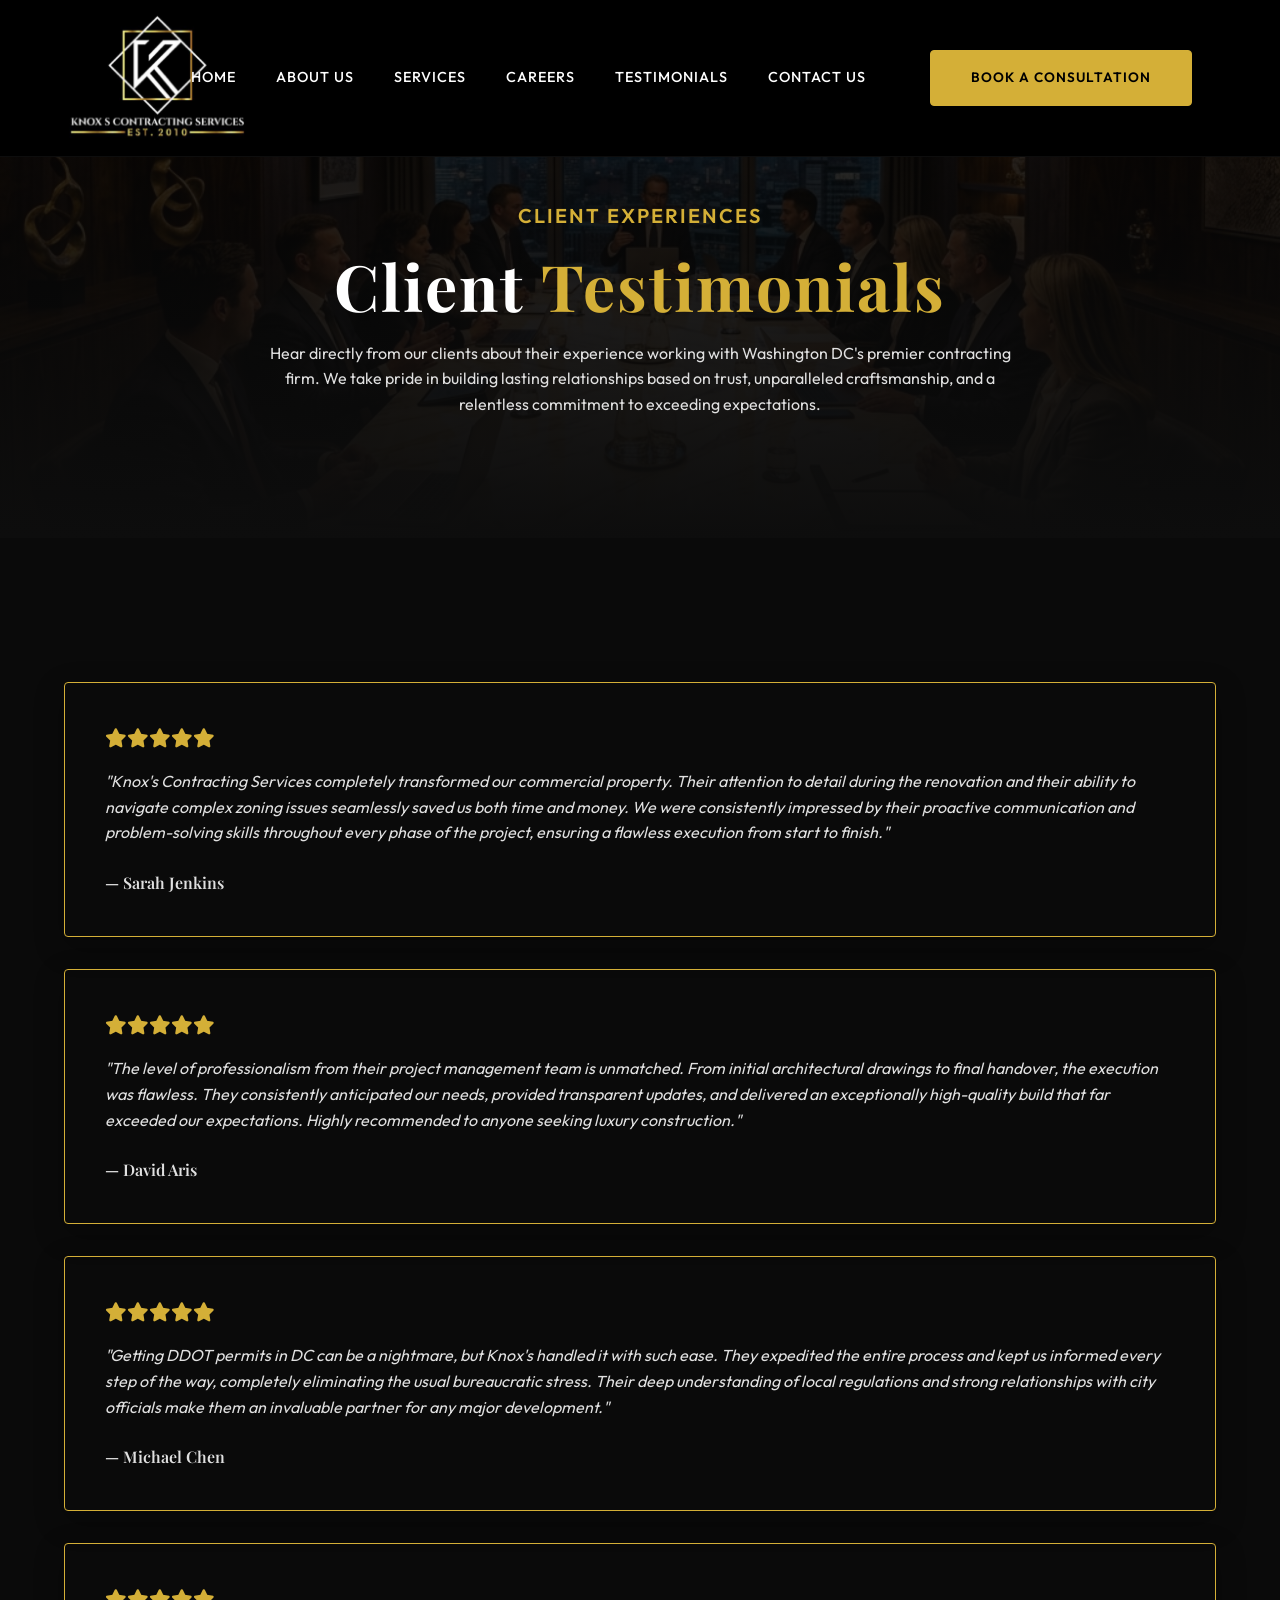
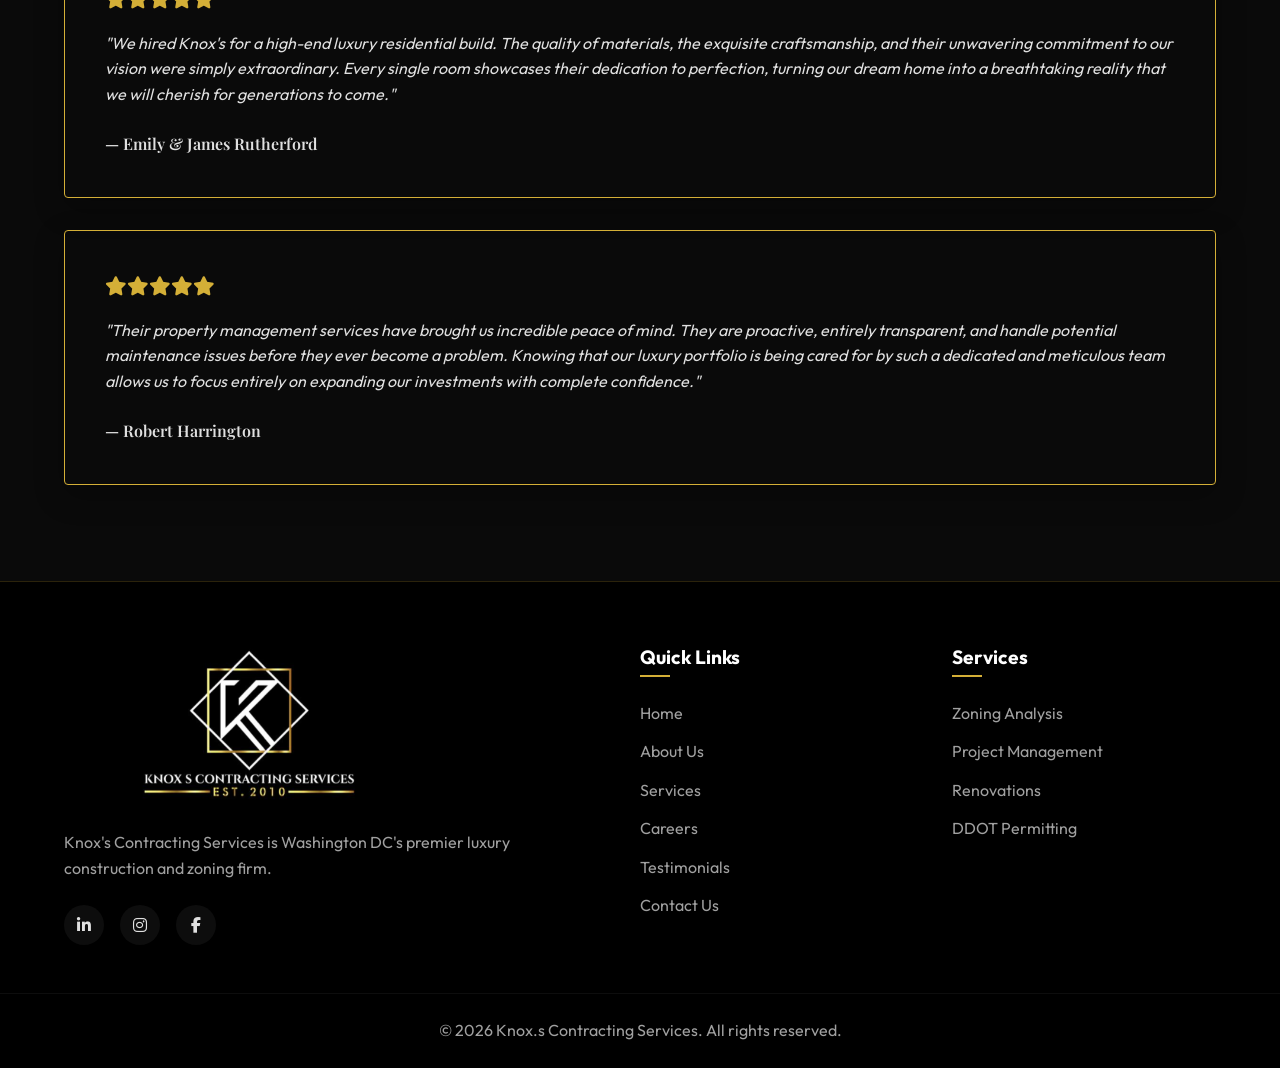
<file: testimonials.html>
<!DOCTYPE html>
<html lang="en">
<head>
    <meta charset="UTF-8">
    <meta name="viewport" content="width=device-width, initial-scale=1.0">
    <title>Knox.s Contracting Services | Testimonials</title>
    <meta name="description" content="Read what our clients have to say about Knox.s Contracting Services.">
    <!-- Google Fonts -->
    <link rel="preconnect" href="https://fonts.googleapis.com">
    <link rel="preconnect" href="https://fonts.gstatic.com" crossorigin>
    <link href="https://fonts.googleapis.com/css2?family=Outfit:wght@300;400;500;700&family=Playfair+Display:ital,wght@0,600;1,600&display=swap" rel="stylesheet">
    <!-- FontAwesome for Icons -->
    <link rel="stylesheet" href="https://cdnjs.cloudflare.com/ajax/libs/font-awesome/6.4.0/css/all.min.css">
    <link rel="stylesheet" href="styles1.css">
    <style>
        .page-header {
            position: relative;
            padding: 200px 0 120px;
            background-image: url('images/hero_testimonials.png');
            background-size: cover;
            background-position: center;
            
            text-align: center;
            border-bottom: 2px solid var(--primary-gold);
            z-index: 1;
        }
        .page-header::before {
            content: '';
            position: absolute;
            top: 0; left: 0; width: 100%; height: 100%;
            background: linear-gradient(to bottom, rgba(0,0,0,0.8) 0%, rgba(13,13,13,1) 100%);
            z-index: -1;
        }
        .page-header .container {
            position: relative;
            z-index: 2;
        }
        .page-header .page-title {
            font-size: 4rem;
            margin-bottom: 1rem;
            font-family: 'Playfair Display', serif;
            letter-spacing: 2px;
        }
        .page-header .lead {
            font-size: 1.2rem;
            color: var(--text-muted);
            margin: 0 auto;
        }
        .testimonial-grid {
            display: grid;
            grid-template-columns: 1fr;
            gap: 2rem;
            margin: 3rem auto 0;
            max-width: 1500px;
        }
        .testimonial-card {
            background-color: var(--bg-card);
            padding: 2.5rem;
            border-radius: 4px;
            border: 1px solid var(--clr-gold);
            box-shadow: 0 10px 30px rgba(0,0,0,0.3);
            transition: transform 0.3s ease;
        }
        .testimonial-card:hover {
            transform: translateY(-5px);
        }
        .testimonial-stars {
            color: var(--clr-gold);
            margin-bottom: 1rem;
            font-size: 1.2rem;
        }
        .testimonial-text {
            font-style: italic;
            margin-bottom: 1.5rem;
            line-height: 1.6;
        }
        .testimonial-author {
            font-family: 'Playfair Display', serif;
            font-size: 1.2rem;
            font-weight: 600;
            color: var(--text-light);
        }
    </style>
</head>
<body>

    <!-- Header Navigation -->
    <header class="navbar">
        <div class="container nav-container">
            <a href="index.html" class="logo">
                <img src="images/logo.png" alt="Knox.s Contracting Services" class="nav-logo">
            </a>
            <nav class="nav-links">
                <a href="index.html">Home</a>
                <a href="about.html">About Us</a>
                <a href="services.html">Services</a>
                <a href="careers.html">Careers</a>
                <a href="testimonials.html" class="active">Testimonials</a>
                <a href="index.html#contact">Contact Us</a>
                <a href="consultation.html" class="btn btn-primary">Book a Consultation</a>
            </nav>
            <button class="mobile-menu-btn"><i class="fas fa-bars"></i></button>
        </div>
    </header>

    <!-- Page Header -->
    <section class="page-header">
        <div class="container reveal">
            <div style="font-size: 20px; text-transform: uppercase; letter-spacing: 2px; color: var(--clr-gold); font-weight: 600; margin-bottom: 1rem;">Client Experiences</div>
            <h1 class="page-title">Client <span class="gold-text">Testimonials</span></h1>
            <p class="lead" style="max-width: 750px; margin: 0 auto; line-height: 1.6;">Hear directly from our clients about their experience working with Washington DC's premier contracting firm. We take pride in building lasting relationships based on trust, unparalleled craftsmanship, and a relentless commitment to exceeding expectations.</p>
        </div>
    </section>

    <!-- Testimonials Section -->
    <section class="section-padding bg-darker">
        <div class="container">
            <div class="testimonial-grid">
                
                <!-- Testimonial 1 -->
                <div class="testimonial-card">
                    <div class="testimonial-stars">
                        <i class="fas fa-star"></i><i class="fas fa-star"></i><i class="fas fa-star"></i><i class="fas fa-star"></i><i class="fas fa-star"></i>
                    </div>
                    <p class="testimonial-text">"Knox's Contracting Services completely transformed our commercial property. Their attention to detail during the renovation and their ability to navigate complex zoning issues seamlessly saved us both time and money. We were consistently impressed by their proactive communication and problem-solving skills throughout every phase of the project, ensuring a flawless execution from start to finish."</p>
                    <p class="testimonial-author">&mdash; Sarah Jenkins</p>
                </div>

                <!-- Testimonial 2 -->
                <div class="testimonial-card">
                    <div class="testimonial-stars">
                        <i class="fas fa-star"></i><i class="fas fa-star"></i><i class="fas fa-star"></i><i class="fas fa-star"></i><i class="fas fa-star"></i>
                    </div>
                    <p class="testimonial-text">"The level of professionalism from their project management team is unmatched. From initial architectural drawings to final handover, the execution was flawless. They consistently anticipated our needs, provided transparent updates, and delivered an exceptionally high-quality build that far exceeded our expectations. Highly recommended to anyone seeking luxury construction."</p>
                    <p class="testimonial-author">&mdash; David Aris</p>
                </div>

                <!-- Testimonial 3 -->
                <div class="testimonial-card">
                    <div class="testimonial-stars">
                        <i class="fas fa-star"></i><i class="fas fa-star"></i><i class="fas fa-star"></i><i class="fas fa-star"></i><i class="fas fa-star"></i>
                    </div>
                    <p class="testimonial-text">"Getting DDOT permits in DC can be a nightmare, but Knox's handled it with such ease. They expedited the entire process and kept us informed every step of the way, completely eliminating the usual bureaucratic stress. Their deep understanding of local regulations and strong relationships with city officials make them an invaluable partner for any major development."</p>
                    <p class="testimonial-author">&mdash; Michael Chen</p>
                </div>

                <!-- Testimonial 4 -->
                <div class="testimonial-card">
                    <div class="testimonial-stars">
                        <i class="fas fa-star"></i><i class="fas fa-star"></i><i class="fas fa-star"></i><i class="fas fa-star"></i><i class="fas fa-star"></i>
                    </div>
                    <p class="testimonial-text">"We hired Knox's for a high-end luxury residential build. The quality of materials, the exquisite craftsmanship, and their unwavering commitment to our vision were simply extraordinary. Every single room showcases their dedication to perfection, turning our dream home into a breathtaking reality that we will cherish for generations to come."</p>
                    <p class="testimonial-author">&mdash; Emily & James Rutherford</p>
                </div>

                <!-- Testimonial 5 -->
                <div class="testimonial-card">
                    <div class="testimonial-stars">
                        <i class="fas fa-star"></i><i class="fas fa-star"></i><i class="fas fa-star"></i><i class="fas fa-star"></i><i class="fas fa-star"></i>
                    </div>
                    <p class="testimonial-text">"Their property management services have brought us incredible peace of mind. They are proactive, entirely transparent, and handle potential maintenance issues before they ever become a problem. Knowing that our luxury portfolio is being cared for by such a dedicated and meticulous team allows us to focus entirely on expanding our investments with complete confidence."</p>
                    <p class="testimonial-author">&mdash; Robert Harrington</p>
                </div>

            </div>
        </div>
    </section>

    <!-- Footer -->
    <footer>
        <div class="container footer-grid">
            <div class="footer-brand">
                <a href="index.html" class="logo" style="margin-bottom: 1.5rem;">
                    <img src="images/logo.png" alt="Knox.s Contracting Services" class="footer-logo">
                </a>
                <p>Knox's Contracting Services is Washington DC's premier luxury construction and zoning firm.</p>
                <div class="social-links">
                    <a href="#"><i class="fab fa-linkedin-in"></i></a>
                    <a href="#"><i class="fab fa-instagram"></i></a>
                    <a href="#"><i class="fab fa-facebook-f"></i></a>
                </div>
            </div>
            <div class="footer-links">
                <h4>Quick Links</h4>
                <ul>
                    <li><a href="index.html">Home</a></li>
                    <li><a href="about.html">About Us</a></li>
                    <li><a href="services.html">Services</a></li>
                    <li><a href="careers.html">Careers</a></li>
                    <li><a href="testimonials.html">Testimonials</a></li>
                    <li><a href="index.html#contact">Contact Us</a></li>
                </ul>
            </div>
            <div class="footer-links">
                <h4>Services</h4>
                <ul>
                    <li><a href="zoning-analysis.html">Zoning Analysis</a></li>
                    <li><a href="project-management.html">Project Management</a></li>
                    <li><a href="renovation.html">Renovations</a></li>
                    <li><a href="ddot-permitting.html">DDOT Permitting</a></li>
                </ul>
            </div>
        </div>
        <div class="footer-bottom">
            <div class="container">
                <p>&copy; 2026 Knox.s Contracting Services. All rights reserved.</p>
            </div>
        </div>
    </footer>

    <script src="script1.js"></script>
</body>
</html>
</file>
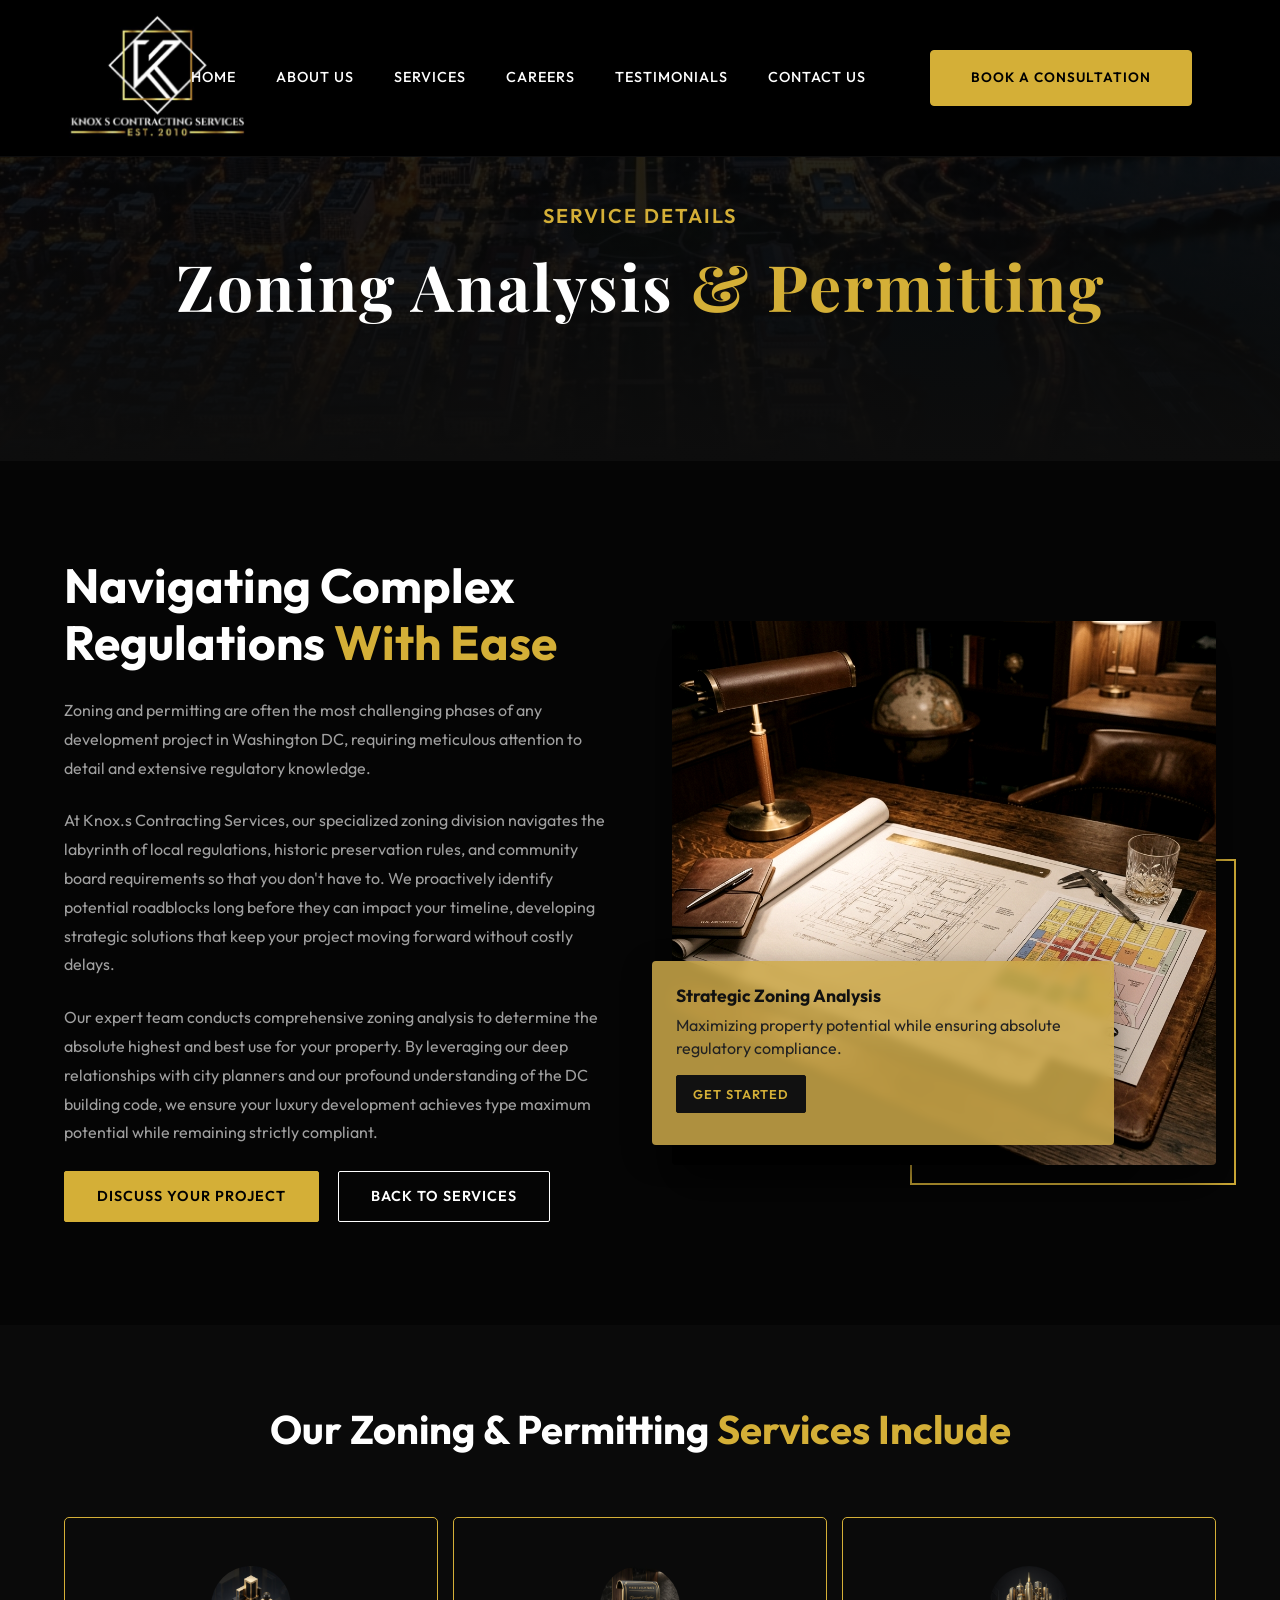
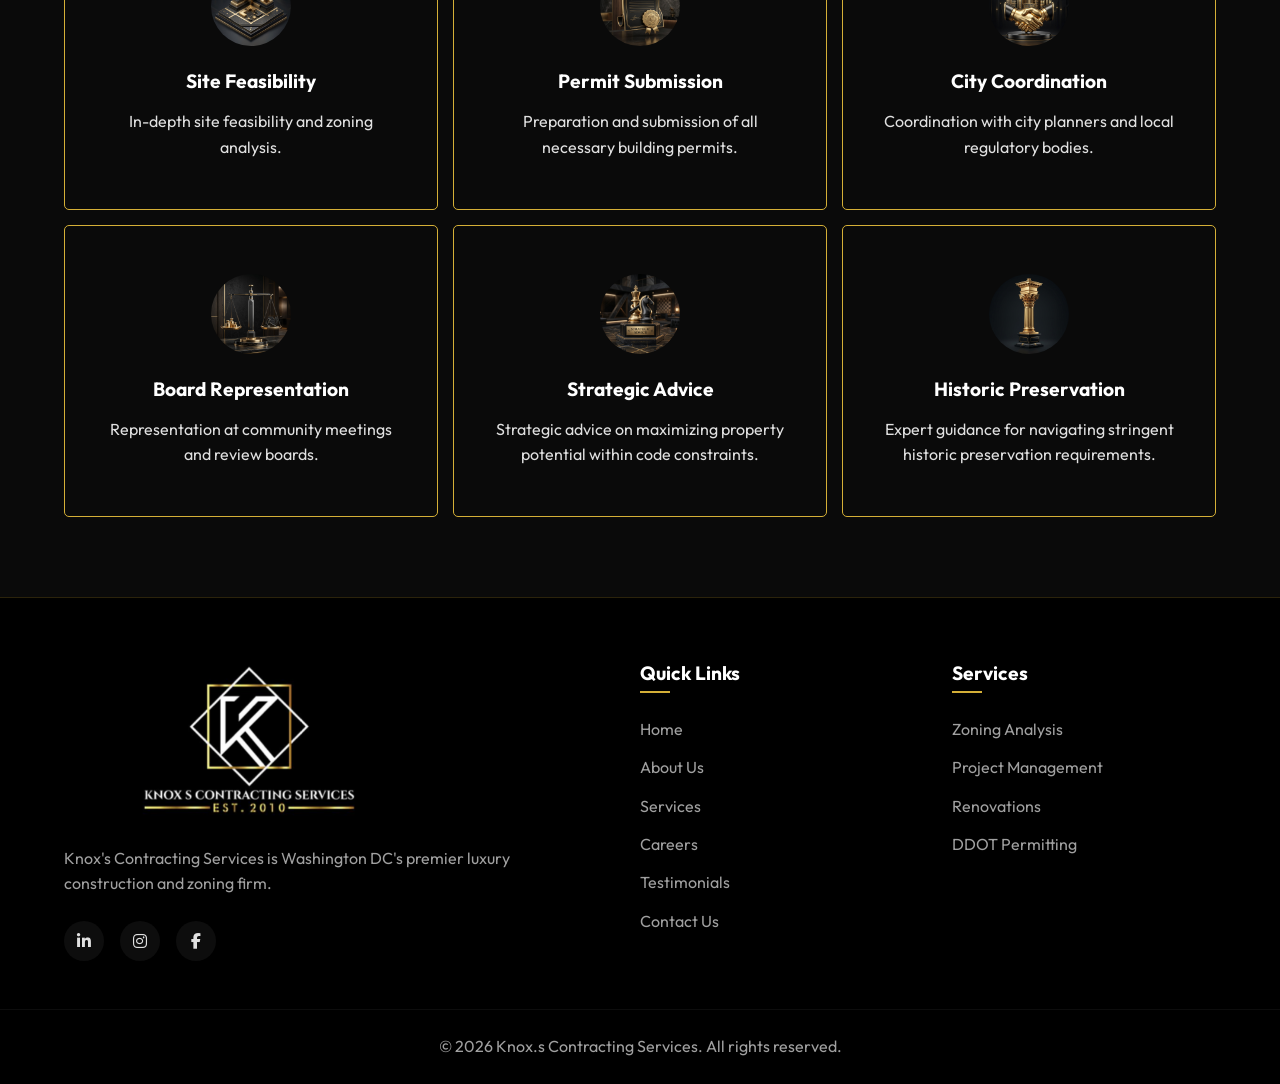
<file: zoning-analysis.html>
<!DOCTYPE html>
<html lang="en">
<head>
    <meta charset="UTF-8">
    <meta name="viewport" content="width=device-width, initial-scale=1.0">
    <title>Knox.s Contracting Services | Zoning Analysis & Permitting</title>
    <meta name="description" content="Expert zoning analysis and permitting services in Washington DC.">
    <!-- Google Fonts -->
    <link rel="preconnect" href="https://fonts.googleapis.com">
    <link rel="preconnect" href="https://fonts.gstatic.com" crossorigin>
    <link href="https://fonts.googleapis.com/css2?family=Outfit:wght@300;400;500;700&family=Playfair+Display:ital,wght@0,600;1,600&display=swap" rel="stylesheet">
    <!-- FontAwesome for Icons -->
    <link rel="stylesheet" href="https://cdnjs.cloudflare.com/ajax/libs/font-awesome/6.4.0/css/all.min.css">
    <link rel="stylesheet" href="styles1.css">
    <style>
        .page-header {
            position: relative;
            padding: 200px 0 120px;
            background-image: url('images/hero_zoning.png');
            background-size: cover;
            background-position: center;
            
            text-align: center;
            border-bottom: 2px solid var(--primary-gold);
            z-index: 1;
        }
        .page-header::before {
            content: '';
            position: absolute;
            top: 0; left: 0; width: 100%; height: 100%;
            background: linear-gradient(to bottom, rgba(0,0,0,0.8) 0%, rgba(13,13,13,1) 100%);
            z-index: -1;
        }
        .page-header .container {
            position: relative;
            z-index: 2;
        }
        .page-header .page-title {
            font-size: 4rem;
            margin-bottom: 1rem;
            font-family: 'Playfair Display', serif;
            letter-spacing: 2px;
        }
        .service-content h2 {
            margin-bottom: 1.5rem;
        }
        .service-content p {
            font-size: 1.1rem;
            line-height: 1.8;
            margin-bottom: 1.5rem;
        }
        .service-content ul {
            list-style: none;
            padding: 0;
            margin-bottom: 2rem;
        }
        .service-content li {
            position: relative;
            padding-left: 2rem;
            margin-bottom: 1rem;
            font-size: 1.1rem;
        }
        .service-content li::before {
            content: '\f00c';
            font-family: 'Font Awesome 6 Free';
            font-weight: 900;
            color: var(--primary-gold);
            position: absolute;
            left: 0;
            top: 2px;
        }
    </style>
</head>
<body>

    <!-- Header Navigation -->
    <header class="navbar">
        <div class="container nav-container">
            <a href="index.html" class="logo">
                <img src="images/logo.png" alt="Knox.s Contracting Services" class="nav-logo">
            </a>
            <nav class="nav-links">
                <a href="index.html">Home</a>
                <a href="about.html">About Us</a>
                <a href="services.html" class="active">Services</a>
                <a href="careers.html">Careers</a>
                <a href="testimonials.html">Testimonials</a>
                <a href="index.html#contact">Contact Us</a>
                <a href="consultation.html" class="btn btn-primary">Book a Consultation</a>
            </nav>
            <button class="mobile-menu-btn"><i class="fas fa-bars"></i></button>
        </div>
    </header>

    <!-- Page Header -->
    <section class="page-header">
        <div class="container reveal">
            <div style="font-size: 20px; text-transform: uppercase; letter-spacing: 2px; color: var(--clr-gold); font-weight: 600; margin-bottom: 1rem;">Service Details</div>
            <h1 class="page-title">Zoning Analysis <span class="gold-text">& Permitting</span></h1>
        </div>
    </section>

    <!-- Service Details Section -->
    <section class="section-padding" style="background-color: var(--bg-darker);">
        <div class="container about-grid">
            <div class="about-content service-content reveal">
                <h2 class="section-title">Navigating Complex Regulations <span class="gold-text">With Ease</span></h2>
                <p class="lead">Zoning and permitting are often the most challenging phases of any development project in Washington DC, requiring meticulous attention to detail and extensive regulatory knowledge.</p>
                
                <p>At Knox.s Contracting Services, our specialized zoning division navigates the labyrinth of local regulations, historic preservation rules, and community board requirements so that you don't have to. We proactively identify potential roadblocks long before they can impact your timeline, developing strategic solutions that keep your project moving forward without costly delays.</p>
                
                <p>Our expert team conducts comprehensive zoning analysis to determine the absolute highest and best use for your property. By leveraging our deep relationships with city planners and our profound understanding of the DC building code, we ensure your luxury development achieves type maximum potential while remaining strictly compliant.</p>
                
                <div class="mt-5">
                    <a href="consultation.html" class="btn btn-primary">Discuss Your Project</a>
                    <a href="index.html#services" class="btn btn-secondary" style="margin-left: 1rem;">Back to Services</a>
                </div>
            </div>
            
            <div class="about-image reveal delay-1">
                <div class="image-wrapper">
                    <img src="images/service_zoning.png" alt="Zoning Analysis and Feasibility">
                    <div class="about-image-overlay">
                        <h4>Strategic Zoning Analysis</h4>
                        <p>Maximizing property potential while ensuring absolute regulatory compliance.</p>
                        <a href="consultation.html" class="btn btn-dark-gold btn-sm">Get Started</a>
                    </div>
                    <div class="accent-box"></div>
                </div>
            </div>
        </div>
    </section>

    <!-- Service Features Section -->
    <section class="core-values">
        <div class="container">
            <div class="section-header center reveal">
                <h2 class="section-title" style="font-size: 2.5rem;">Our Zoning & Permitting <span class="gold-text">Services Include</span></h2>
            </div>
            <div class="values-grid">
                <div class="value-card reveal">
                    <img src="images/icon_feasibility_gold.png" alt="Site Feasibility Icon">
                    <h3>Site Feasibility</h3>
                    <p>In-depth site feasibility and zoning analysis.</p>
                </div>
                <div class="value-card reveal delay-1">
                    <img src="images/icon_submission_gold.png" alt="Permit Submission Icon">
                    <h3>Permit Submission</h3>
                    <p>Preparation and submission of all necessary building permits.</p>
                </div>
                <div class="value-card reveal delay-2">
                    <img src="images/icon_coordination_gold.png" alt="City Coordination Icon">
                    <h3>City Coordination</h3>
                    <p>Coordination with city planners and local regulatory bodies.</p>
                </div>
                <div class="value-card reveal">
                    <img src="images/icon_representation_gold.png" alt="Board Representation Icon">
                    <h3>Board Representation</h3>
                    <p>Representation at community meetings and review boards.</p>
                </div>
                <div class="value-card reveal delay-1">
                    <img src="images/icon_strategic_advice_gold.png" alt="Strategic Advice Icon">
                    <h3>Strategic Advice</h3>
                    <p>Strategic advice on maximizing property potential within code constraints.</p>
                </div>
                <div class="value-card reveal delay-2">
                    <img src="images/icon_historic_gold.png" alt="Historic Preservation Icon">
                    <h3>Historic Preservation</h3>
                    <p>Expert guidance for navigating stringent historic preservation requirements.</p>
                </div>
            </div>
        </div>
    </section>

    <!-- Footer -->
    <footer>
        <div class="container footer-grid">
            <div class="footer-brand">
                <a href="index.html" class="logo" style="margin-bottom: 1.5rem;">
                    <img src="images/logo.png" alt="Knox.s Contracting Services" class="footer-logo">
                </a>
                <p>Knox's Contracting Services is Washington DC's premier luxury construction and zoning firm.</p>
                <div class="social-links">
                    <a href="#"><i class="fab fa-linkedin-in"></i></a>
                    <a href="#"><i class="fab fa-instagram"></i></a>
                    <a href="#"><i class="fab fa-facebook-f"></i></a>
                </div>
            </div>
            <div class="footer-links">
                <h4>Quick Links</h4>
                <ul>
                    <li><a href="index.html">Home</a></li>
                    <li><a href="about.html">About Us</a></li>
                    <li><a href="services.html">Services</a></li>
                    <li><a href="careers.html">Careers</a></li>
                    <li><a href="testimonials.html">Testimonials</a></li>
                    <li><a href="index.html#contact">Contact Us</a></li>
                </ul>
            </div>
            <div class="footer-links">
                <h4>Services</h4>
                <ul>
                    <li><a href="zoning-analysis.html">Zoning Analysis</a></li>
                    <li><a href="project-management.html">Project Management</a></li>
                    <li><a href="renovation.html">Renovations</a></li>
                    <li><a href="ddot-permitting.html">DDOT Permitting</a></li>
                </ul>
            </div>
        </div>
        <div class="footer-bottom">
            <div class="container">
                <p>&copy; 2026 Knox.s Contracting Services. All rights reserved.</p>
            </div>
        </div>
    </footer>

    <script src="script1.js"></script>
</body>
</html>
</file>
<file: styles1.css>
/* ==========================================================================
   CSS Variables & Global Styles
   ========================================================================== */
:root {
    /* Colors */
    --clr-bg: #050505;
    --clr-bg-alt: #0a0a0a;
    --clr-surface: #111111;
    --clr-surface-hover: #1a1a1a;

    --clr-gold: #D4AF37;
    --clr-gold-light: #F3E5AB;
    --clr-gold-dark: #AA8B2C;

    --clr-text: #E0E0E0;
    --clr-text-muted: #A0A0A0;

    /* Typography */
    --font-primary: 'Outfit', sans-serif;
    --font-heading: 'Playfair Display', serif;

    /* Transitions */
    --transition-fast: 0.2s ease;
    --transition-normal: 0.3s cubic-bezier(0.25, 0.46, 0.45, 0.94);
    --transition-slow: 0.6s cubic-bezier(0.25, 0.46, 0.45, 0.94);

    /* Spacing */
    --section-padding: 6rem 0;
}

html {
    scroll-behavior: smooth;
    box-sizing: border-box;
}

*,
*::before,
*::after {
    box-sizing: inherit;
    margin: 0;
    padding: 0;
}

body {
    font-family: var(--font-primary);
    background-color: var(--clr-bg);
    color: var(--clr-text);
    line-height: 1.6;
    overflow-x: hidden;
}

p {
    font-size: 16px !important;
}

h1,
h2,
h3,
h4,
h5,
h6 {
    font-family: var(--font-primary);
    font-weight: 700;
    line-height: 1.2;
    margin-bottom: 1rem;
    color: #ffffff;
}

h1 {
    font-size: clamp(2.5rem, 5vw, 4.5rem);
}

h2 {
    font-size: clamp(2rem, 4vw, 3rem);
}

h3 {
    font-size: 1.5rem;
}

a {
    text-decoration: none;
    color: var(--clr-text);
    transition: var(--transition-normal);
}

ul {
    list-style: none;
}

img {
    max-width: 100%;
    display: block;
    height: auto;
}

.container {
    width: 90%;
    max-width: 1200px;
    margin: 0 auto;
}

.section-padding {
    padding: var(--section-padding);
}

.bg-darker {
    background-color: var(--clr-bg-alt);
}

.gold-text {
    color: var(--clr-gold);
}

.center {
    text-align: center;
}

.mx-auto {
    margin-left: auto !important;
    margin-right: auto !important;
}

.mb-2 {
    margin-bottom: 2rem;
}

.lead {
    font-size: 1.15rem;
    color: var(--clr-gold-light);
    margin-bottom: 1.5rem;
}

/* ==========================================================================
   Buttons
   ========================================================================== */
.btn {
    display: inline-block;
    padding: 0.8rem 2rem;
    font-weight: 600;
    text-transform: uppercase;
    letter-spacing: 1px;
    font-size: 0.9rem;
    border-radius: 2px;
    cursor: pointer;
    transition: var(--transition-normal);
    position: relative;
    overflow: hidden;
    z-index: 1;
    white-space: nowrap;
}

.btn-primary {
    background-color: var(--clr-gold);
    color: #000;
    border: 1px solid var(--clr-gold);
}

.btn-primary:hover {
    background-color: transparent;
    color: var(--clr-gold);
}

.btn-secondary {
    background-color: transparent;
    color: #fff;
    border: 1px solid #fff;
}

.btn-secondary:hover {
    background-color: #fff;
    color: #000;
}

.btn-outline {
    background-color: transparent;
    color: var(--clr-gold);
    border: 1px solid var(--clr-gold);
}

.btn-outline:hover {
    background-color: var(--clr-gold);
    color: #000;
}

.btn-full {
    width: 100%;
    text-align: center;
}

/* ==========================================================================
   Navigation
   ========================================================================== */
.navbar {
    position: fixed;
    top: 0;
    width: calc(100vw - var(--scrollbar-width, 0px));
    background-color: #000000;
    backdrop-filter: blur(10px);
    z-index: 1000;
    padding: 30px 0;
    transition: var(--transition-normal);
    border-bottom: 1px solid rgba(255, 255, 255, 0.05);
}

.navbar.scrolled {
    padding: 1rem 0;
    background-color: rgba(5, 5, 5, 0.98);
    box-shadow: 0 4px 20px rgba(0, 0, 0, 0.5);
}

.nav-container {
    display: flex;
    justify-content: space-between;
    align-items: center;
}

.logo {
    display: flex;
    flex-direction: column;
}

.nav-logo {
    height: 60px;
    width: auto;
    object-fit: contain;
    transition: var(--transition-normal);
    display: block;
    mix-blend-mode: screen;
    transform: scale(2.2);
    transform-origin: center left;
}

.navbar.scrolled .nav-logo {
    height: 50px;
}

.footer-logo {
    height: 160px;
    width: auto;
    object-fit: contain;
    display: block;
    mix-blend-mode: screen;
    margin-left: -80px;
}

.nav-links {
    display: flex;
    align-items: center;
    gap: 2.5rem;
}

.nav-links a:not(.btn) {
    font-size: 0.9rem;
    font-weight: 500;
    text-transform: uppercase;
    letter-spacing: 1px;
    position: relative;
    color: #ffffff;
    text-decoration: none;
    white-space: nowrap;
}

.nav-links a:not(.btn)::after {
    content: '';
    position: absolute;
    bottom: -5px;
    left: 0;
    width: 0;
    height: 1px;
    background-color: var(--clr-gold);
    transition: var(--transition-normal);
}

.nav-links a:not(.btn):hover {
    color: var(--clr-gold);
}

.nav-links a:not(.btn):hover::after {
    width: 100%;
}

.mobile-menu-btn {
    display: none;
    background: none;
    border: none;
    color: #fff;
    font-size: 1.5rem;
    cursor: pointer;
}

/* ==========================================================================
   Hero Section
   ========================================================================== */
.hero-section {
    height: 100vh;
    min-height: 600px;
    display: flex;
    align-items: center;
    position: relative;
    background-image: url('images/hero1.png');
    background-size: cover;
    background-position: center;
    background-attachment: scroll;
}

.hero-overlay {
    position: absolute;
    top: 0;
    left: 0;
    width: 100%;
    height: 100%;
    background: linear-gradient(to right, rgba(0, 0, 0, 0.9) 0%, rgba(0, 0, 0, 0.6) 40%, rgba(0, 0, 0, 0.2) 100%);
}

.hero-content {
    position: relative;
    z-index: 2;
    width: 100%;
    padding-top: 80px;
}

.hero-left-align {
    display: flex;
    align-items: stretch;
    gap: 1.5rem;
}

.vertical-accent {
    width: 6px;
    background-color: var(--clr-gold);
    border-radius: 3px;
    margin-top: 10px;
    margin-bottom: 10px;
    box-shadow: 0 0 10px rgba(212, 175, 55, 0.4);
}

.hero-title {
    margin-bottom: 1.5rem;
    text-shadow: 0 4px 10px rgba(0, 0, 0, 0.5);
    font-size: 50px;
    line-height: 1.1;
    text-align: left;
    color: #ffffff;
}

.hero-overline {
    font-size: 20px;
    margin-bottom: 0.5rem;
    color: var(--clr-gold);
    text-transform: uppercase;
    letter-spacing: 2px;
    font-weight: 600;
    text-align: left;
}

.hero-description {
    font-size: 1.15rem;
    line-height: 1.6;
    margin-bottom: 2.5rem;
    color: #cccccc;
    max-width: 600px;
    text-align: left;
}

.hero-buttons {
    display: flex;
    justify-content: flex-start;
    align-items: center;
    gap: 1.2rem;
    flex-wrap: wrap;
}

.btn-dark-gold {
    background-color: #111;
    color: var(--clr-gold);
    border: 1px solid #111;
}

.btn-dark-gold:hover {
    background-color: transparent;
    color: #111;
    border: 1px solid #111;
}

/* ==========================================================================
   About Section
   ========================================================================== */
.about-grid {
    display: grid;
    grid-template-columns: 1fr 1fr;
    gap: 4rem;
    align-items: center;
}

.about-content p {
    color: var(--clr-text-muted);
    margin-bottom: 2rem;
}

.stats {
    display: flex;
    gap: 3rem;
    margin-top: 2rem;
    padding-top: 2rem;
    border-top: 1px solid rgba(255, 255, 255, 0.1);
}

.stat-item h3 {
    font-size: 2.5rem;
    margin-bottom: 0.2rem;
}

.stat-item p {
    font-size: 0.9rem;
    text-transform: uppercase;
    letter-spacing: 1px;
    margin-bottom: 0;
}

.about-image {
    position: relative;
}

.image-wrapper {
    position: relative;
    z-index: 2;
}

.about-image-overlay {
    position: absolute;
    bottom: 20px;
    left: -20px;
    background-color: rgba(205, 170, 75, 0.85);
    backdrop-filter: blur(5px);
    padding: 1.5rem;
    border-radius: 4px;
    max-width: 85%;
    box-shadow: 0 10px 30px rgba(0, 0, 0, 0.4);
    z-index: 10;
}

.about-image-overlay h4 {
    color: #111;
    font-size: 1.1rem;
    margin-bottom: 0.5rem;
    font-weight: 700;
}

.about-image-overlay p {
    color: #222;
    font-size: 0.9rem;
    margin-bottom: 1rem;
    line-height: 1.4;
}

.btn-sm {
    padding: 0.5rem 1rem;
    font-size: 0.8rem;
}

.image-wrapper img {
    border-radius: 4px;
    box-shadow: 0 20px 40px rgba(0, 0, 0, 0.5);
    filter: grayscale(20%) contrast(1.1);
}

.accent-box {
    position: absolute;
    bottom: -20px;
    right: -20px;
    width: 60%;
    height: 60%;
    border: 2px solid var(--clr-gold);
    z-index: -1;
}

/* ==========================================================================
   Services Section
   ========================================================================== */
.services {
    position: relative;
    background-color: #050505;
    z-index: 1;
}

.section-header {
    max-width: 800px;
    margin: 0 auto 4rem;
}

.section-header p {
    color: var(--clr-text-muted);
}

.services-grid {
    display: grid;
    grid-template-columns: repeat(auto-fit, minmax(300px, 1fr));
    gap: 2rem;
}

.service-card {
    background: rgba(20, 20, 20, 0.4);
    backdrop-filter: blur(12px);
    -webkit-backdrop-filter: blur(12px);
    padding: 3rem 2.5rem;
    border-radius: 12px;
    border: 1px solid rgba(212, 175, 55, 0.15);
    transition: all 0.4s cubic-bezier(0.175, 0.885, 0.32, 1.275);
    position: relative;
    box-shadow: 0 8px 32px 0 rgba(0, 0, 0, 0.37);
    text-align: center;
}

.service-card:hover {
    transform: translateY(-12px);
    background: rgba(30, 30, 30, 0.6);
    border-color: rgba(212, 175, 55, 0.6);
    box-shadow: 0 15px 35px rgba(0, 0, 0, 0.5), 0 0 20px rgba(212, 175, 55, 0.2);
}

.service-card::before {
    content: '';
    position: absolute;
    top: 0;
    left: 0;
    width: 100%;
    height: 100%;
    background: linear-gradient(135deg, rgba(212, 175, 55, 0.1) 0%, rgba(212, 175, 55, 0) 100%);
    opacity: 0;
    transition: opacity 0.4s ease;
    pointer-events: none;
}

.service-card:hover::before {
    opacity: 1;
}

.nav-links .btn {
    padding: 1rem 2.5rem;
    font-size: 0.85rem;
    border-radius: 4px;
    margin: 20px 1.5rem;
}

.service-btn {
    display: inline-block;
    margin-top: 1.5rem;
    padding: 0.6rem 1.2rem;
    font-size: 0.85rem;
    font-weight: 600;
    text-transform: uppercase;
    letter-spacing: 1px;
    color: var(--clr-gold);
    border: 1px solid var(--clr-gold);
    border-radius: 4px;
    background: transparent;
    transition: all 0.3s ease;
}

.service-btn:hover {
    background: var(--clr-gold);
    color: #111;
    box-shadow: 0 4px 15px rgba(212, 175, 55, 0.4);
}

.service-icon {
    margin-bottom: 1.5rem;
    transition: all 0.3s ease;
}

.service-icon img {
    width: 80px;
    height: 80px;
    border-radius: 50%;
    object-fit: cover;
    border: 2px solid rgba(212, 175, 55, 0.3);
    box-shadow: 0 5px 15px rgba(0, 0, 0, 0.6);
    transition: all 0.4s ease;
    margin: 0 auto;
}

.service-card:hover .service-icon {
    filter: drop-shadow(0 0 10px rgba(212, 175, 55, 0.6));
    transform: scale(1.05);
}

.service-card h3 {
    margin-bottom: 8px;
    font-size: 1.35rem;
    font-weight: 700;
}

.service-card p {
    margin-top: 0;
    color: #888;
    /* Lighter color for better visual hierarchy */
    font-size: 0.95rem;
}

/* ==========================================================================
   Process Section
   ========================================================================== */
.process {
    background-color: #050505;
    border-top: 1px solid rgba(212, 175, 55, 0.2);
}

.process-timeline {
    display: flex;
    flex-direction: column;
    gap: 5rem;
    padding-top: 2rem;
}

.process-row {
    display: flex;
    align-items: center;
    gap: 4rem;
}

.process-row.reverse {
    flex-direction: row-reverse;
}

.process-image {
    flex: 1;
    position: relative;
}

.process-image img {
    width: 100%;
    height: 400px;
    object-fit: cover;
    border-radius: 8px;
    box-shadow: 0 15px 40px rgba(0, 0, 0, 0.4);
    border: 1px solid rgba(255, 255, 255, 0.05);
}

.process-number {
    position: absolute;
    bottom: -30px;
    left: -30px;
    font-size: 5rem;
    font-weight: 800;
    color: transparent;
    -webkit-text-stroke: 2px var(--clr-gold);
    line-height: 1;
    font-family: var(--font-heading);
    background: #050505;
    padding: 0 10px;
    z-index: 2;
}

.process-row.reverse .process-number {
    left: auto;
    right: -30px;
}

.process-text {
    flex: 1;
}

.process-text h3 {
    font-size: 2rem;
    margin-bottom: 8px;
    font-weight: 700;
    color: var(--clr-gold);
}

.process-text p {
    margin-top: 0;
    font-size: 1.1rem;
    color: #888;
    line-height: 1.7;
}

/* ==========================================================================
   Why Choose Us
   ========================================================================== */
.why-us-grid {
    display: grid;
    grid-template-columns: 1fr 1fr;
    gap: 4rem;
    align-items: center;
}

.why-us-icons-grid {
    display: grid;
    grid-template-columns: 1fr 1fr;
    gap: 1.5rem;
}

/* ==========================================================================
   Why Choose Us - Interactive Tabs
   ========================================================================== */
.tabs-container {
    display: flex;
    flex-direction: column;
}

.tabs-list {
    margin-top: 2rem;
    display: flex;
    flex-direction: column;
    gap: 1rem;
}

.tab-item {
    background: rgba(15, 15, 15, 0.4);
    border: 1px solid rgba(212, 175, 55, 0.1);
    border-radius: 4px;
    overflow: hidden;
    transition: all 0.4s ease;
}

.tab-item:hover:not(.active) {
    background: rgba(25, 25, 25, 0.6);
    border-color: rgba(212, 175, 55, 0.3);
}

.tab-item.active {
    background: rgba(20, 20, 20, 0.9);
    border-color: var(--clr-gold);
    box-shadow: 0 5px 20px rgba(212, 175, 55, 0.15);
}

.tab-header {
    display: flex;
    align-items: center;
    padding: 1.5rem;
    cursor: pointer;
    background: transparent;
    transition: all 0.3s ease;
}

.tab-header h4 {
    flex: 1;
    font-size: 1.15rem;
    margin: 0;
    color: #fff;
    font-weight: 700;
}

.tab-number {
    font-family: var(--font-heading);
    font-size: 1.2rem;
    color: var(--clr-gold);
    margin-right: 1.5rem;
    font-weight: 700;
}

.tab-icon {
    font-size: 1.5rem;
    color: var(--clr-gold);
    transition: transform 0.4s ease;
    opacity: 0.5;
}

.tab-item.active .tab-icon {
    opacity: 1;
    transform: scale(1.1);
}

.tab-content {
    max-height: 0;
    padding: 0 1.5rem;
    opacity: 0;
    transition: all 0.4s cubic-bezier(0, 1, 0, 1);
}

.tab-item.active .tab-content {
    max-height: 200px;
    padding-bottom: 1.5rem;
    opacity: 1;
    transition: all 0.5s ease-in-out;
}

.tab-content p {
    margin-top: 0;
    color: #888;
    font-size: 0.95rem;
    line-height: 1.6;
    margin-bottom: 0;
}

.tabs-image-showcase {
    position: relative;
    border-radius: 8px;
    overflow: hidden;
    aspect-ratio: 4/5;
    box-shadow: 0 20px 40px rgba(0, 0, 0, 0.5);
    border: 1px solid rgba(212, 175, 55, 0.2);
}

.tab-image {
    position: absolute;
    top: 0;
    left: 0;
    width: 100%;
    height: 100%;
    object-fit: cover;
    opacity: 0;
    transition: opacity 0.8s ease;
}

.tab-image.active {
    opacity: 1;
    z-index: 2;
}

/* ==========================================================================
   Commitment Banner
   ========================================================================== */
.commitment {
    position: relative;
    padding: 8rem 0;
    background-image: url('images/commitment_bg.png');
    background-size: cover;
    background-position: center;
    background-attachment: fixed;
    border-top: 1px solid rgba(212, 175, 55, 0.2);
    border-bottom: 1px solid rgba(212, 175, 55, 0.2);
}

.parallax-overlay {
    position: absolute;
    top: 0;
    left: 0;
    width: 100%;
    height: 100%;
    background: rgba(5, 5, 5, 0.85);
    z-index: 1;
}

.commitment-content {
    position: relative;
    z-index: 2;
}

.commitment-subtext {
    font-size: 1.15rem;
    color: #e0e0e0;
    max-width: 800px;
    margin: 0 auto 4rem;
    line-height: 1.6;
}

.commitment-grid {
    display: grid;
    grid-template-columns: repeat(auto-fit, minmax(280px, 1fr));
    gap: 2rem;
}

.commitment-item {
    background: rgba(15, 15, 15, 0.5);
    border: 1px solid rgba(212, 175, 55, 0.1);
    border-radius: 8px;
    padding: 3rem 2rem;
    backdrop-filter: blur(10px);
    transition: all 0.4s ease;
}

.commitment-item:hover {
    transform: translateY(-10px);
    border-color: rgba(212, 175, 55, 0.5);
    box-shadow: 0 15px 40px rgba(0, 0, 0, 0.5);
}

.commitment-icon {
    font-size: 2.5rem;
    color: var(--clr-gold);
    margin-bottom: 1.5rem;
}

.commitment-item h3 {
    font-size: 1.4rem;
    margin-bottom: 1rem;
    color: #fff;
}

.commitment-item p {
    color: #bbb;
    font-size: 0.95rem;
    line-height: 1.5;
}

/* ==========================================================================
   Portfolio Section
   ========================================================================== */
.portfolio-grid {
    display: grid;
    grid-template-columns: repeat(auto-fit, minmax(280px, 1fr));
    gap: 1.5rem;
}

.portfolio-item {
    position: relative;
    border-radius: 4px;
    overflow: hidden;
    cursor: pointer;
    aspect-ratio: 4/3;
}

.portfolio-item img {
    width: 100%;
    height: 100%;
    object-fit: cover;
    transition: transform 0.6s ease;
    filter: grayscale(30%);
}

.portfolio-overlay {
    position: absolute;
    top: 0;
    left: 0;
    width: 100%;
    height: 100%;
    background: linear-gradient(to top, rgba(0, 0, 0, 0.9) 0%, rgba(0, 0, 0, 0.2) 100%);
    display: flex;
    flex-direction: column;
    justify-content: flex-end;
    padding: 2rem;
    opacity: 0;
    transition: var(--transition-normal);
}

.portfolio-text {
    transform: translateY(20px);
    transition: var(--transition-normal);
}

.portfolio-text h4 {
    color: #fff;
    margin-bottom: 8px;
    font-size: 1.25rem;
    font-weight: 700;
}

.portfolio-text p {
    margin-top: 0;
    color: #ccc;
    font-size: 0.9rem;
    text-transform: uppercase;
    letter-spacing: 1px;
}

.portfolio-item:hover img {
    transform: scale(1.05);
    filter: grayscale(0%);
}

.portfolio-item:hover .portfolio-overlay {
    opacity: 1;
}

.portfolio-item:hover .portfolio-text {
    transform: translateY(0);
}

/* ==========================================================================
   Contact Section
   ========================================================================== */
.contact-grid {
    display: grid;
    grid-template-columns: 1fr 1fr;
    gap: 4rem;
}

.info-item {
    display: flex;
    gap: 1.5rem;
    margin-bottom: 2rem;
}

.info-item i {
    font-size: 1.5rem;
    margin-top: 0.2rem;
}

.info-item h4 {
    margin-bottom: 0.3rem;
}

.info-item p {
    color: var(--clr-text-muted);
}

.contact-form-container {
    background-color: var(--clr-surface);
    padding: 3rem;
    border-radius: 4px;
    border: 1px solid rgba(255, 255, 255, 0.05);
}

.contact-form h3 {
    margin-bottom: 1.5rem;
    text-align: center;
}

.form-group {
    margin-bottom: 1.5rem;
}

input,
textarea {
    width: 100%;
    padding: 1rem 1.2rem;
    background-color: rgba(255, 255, 255, 0.03);
    border: 1px solid rgba(255, 255, 255, 0.1);
    border-radius: 2px;
    color: #fff;
    font-family: var(--font-primary);
    font-size: 1rem;
    transition: var(--transition-normal);
}

input:focus,
textarea:focus {
    outline: none;
    border-color: var(--clr-gold);
    background-color: rgba(255, 255, 255, 0.05);
}

textarea {
    resize: vertical;
}

/* ==========================================================================
   Footer
   ========================================================================== */
footer {
    background-color: #000;
    padding-top: 4rem;
    border-top: 1px solid rgba(212, 175, 55, 0.2);
}

.footer-grid {
    display: grid;
    grid-template-columns: 2fr 1fr 1fr;
    gap: 3rem;
    margin-bottom: 3rem;
}

.footer-brand .logo-text {
    font-size: 2.5rem;
}

.footer-brand p {
    color: var(--clr-text-muted);
    margin: 1.5rem 0;
    max-width: 450px;
    line-height: 1.6;
}

.social-links {
    display: flex;
    gap: 1rem;
    margin-top: 1.5rem;
}

.social-links a {
    display: flex;
    justify-content: center;
    align-items: center;
    width: 40px;
    height: 40px;
    background-color: rgba(255, 255, 255, 0.05);
    border-radius: 50%;
    transition: var(--transition-normal);
}

.social-links a:hover {
    background-color: var(--clr-gold);
    color: #000;
}

.footer-links h4 {
    font-size: 1.2rem;
    margin-bottom: 1.5rem;
    position: relative;
    padding-bottom: 0.5rem;
}

.footer-links h4::after {
    content: '';
    position: absolute;
    bottom: 0;
    left: 0;
    width: 30px;
    height: 2px;
    background-color: var(--clr-gold);
}

.footer-links li {
    margin-bottom: 0.8rem;
}

.footer-links a {
    color: var(--clr-text-muted);
}

.footer-links a:hover {
    color: var(--clr-gold);
}

.footer-bottom {
    padding: 1.5rem 0;
    border-top: 1px solid rgba(255, 255, 255, 0.05);
    text-align: center;
    color: var(--clr-text-muted);
    font-size: 0.9rem;
}

/* ==========================================================================
   Animations
   ========================================================================== */
.animate-up {
    opacity: 0;
    transform: translateY(30px);
    animation: fadeInUp 0.8s forwards;
}

.delay-1 {
    animation-delay: 0.2s;
}

.delay-2 {
    animation-delay: 0.4s;
}

.delay-3 {
    animation-delay: 0.6s;
}

.delay-4 {
    animation-delay: 0.8s;
}

@keyframes fadeInUp {
    to {
        opacity: 1;
        transform: translateY(0);
    }
}

.reveal {
    opacity: 0;
    transform: translateY(30px);
    transition: all 0.8s ease;
}

.reveal.active {
    opacity: 1;
    transform: translateY(0);
}

/* ==========================================================================
   Responsive
   ========================================================================== */
@media (max-width: 992px) {

    .about-grid,
    .why-us-grid,
    .contact-grid {
        grid-template-columns: 1fr;
        gap: 3rem;
    }

    .tabs-image-showcase {
        order: -1;
        margin-bottom: 1rem;
    }

    .footer-grid {
        grid-template-columns: 1fr 1fr;
    }

    h1 {
        font-size: 3rem;
    }

    .process-row,
    .process-row.reverse {
        flex-direction: column;
        gap: 3rem;
    }

    .process-number {
        bottom: -20px;
        left: 20px;
        font-size: 4rem;
    }

    .process-row.reverse .process-number {
        right: 20px;
        left: auto;
    }

    .section-padding {
        padding: 4rem 0;
    }
    
    .page-header {
        padding: 150px 0 80px !important;
    }
    
    .stats {
        display: none;
    }
}

@media (max-width: 768px) {
    .nav-links {
        position: fixed;
        top: 0;
        right: -100%;
        width: 70%;
        height: 100vh;
        background-color: #050505;
        flex-direction: column;
        justify-content: center;
        gap: 1.5rem;
        transition: 0.4s;
        box-shadow: -5px 0 20px rgba(0, 0, 0, 0.5);
    }

    .nav-links.active {
        right: 0;
    }

    .mobile-menu-btn {
        display: block;
        z-index: 1001;
    }

    .footer-grid {
        grid-template-columns: 1fr;
        text-align: center;
    }
    
    .footer-brand {
        display: flex;
        flex-direction: column;
        align-items: center;
    }
    
    .social-links {
        justify-content: center;
    }



    .hero-section h1 {
        font-size: 2.2rem;
    }
}

/* Service Details Values Grid */
.core-values {
    padding: 5rem 0;
    background-color: var(--clr-bg-alt);
}

.values-grid {
    display: grid;
    grid-template-columns: repeat(auto-fit, minmax(320px, 1fr));
    gap: 15px;
    margin-top: 3rem;
}

.value-card {
    padding: 3rem 2rem;
    text-align: center;
    border: 1px solid var(--clr-gold);
    border-radius: 5px;
    transition: all 0.4s ease;
    background: transparent;
}

.value-card:hover {
    transform: translateY(-10px);
}

.value-card i {
    font-size: 2.5rem;
    color: var(--clr-gold);
    margin-bottom: 1.5rem;
}

.value-card h3 {
    margin-bottom: 1rem;
    font-size: 1.2rem;
}

.value-card img {
    width: 80px;
    height: 80px;
    border-radius: 50%;
}

.footer-bottom {
    padding: 1.5rem 0;
    border-top: 1px solid rgba(255, 255, 255, 0.05);
    text-align: center;
    color: var(--clr-text-muted);
    font-size: 0.9rem;
}

/* ==========================================================================
   Animations
   ========================================================================== */
.animate-up {
    opacity: 0;
    transform: translateY(30px);
    animation: fadeInUp 0.8s forwards;
}

.delay-1 {
    animation-delay: 0.2s;
}

.delay-2 {
    animation-delay: 0.4s;
}

.delay-3 {
    animation-delay: 0.6s;
}

.delay-4 {
    animation-delay: 0.8s;
}

@keyframes fadeInUp {
    to {
        opacity: 1;
        transform: translateY(0);
    }
}

.reveal {
    opacity: 0;
    transform: translateY(30px);
    transition: all 0.8s ease;
}

.reveal.active {
    opacity: 1;
    transform: translateY(0);
}

/* ==========================================================================
   Responsive
   ========================================================================== */
@media (max-width: 992px) {

    .about-grid,
    .why-us-grid,
    .contact-grid {
        grid-template-columns: 1fr;
        gap: 3rem;
    }

    .tabs-image-showcase {
        order: -1;
        margin-bottom: 1rem;
    }

    .footer-grid {
        grid-template-columns: 1fr 1fr;
    }

    h1 {
        font-size: 3rem;
    }

    .process-row,
    .process-row.reverse {
        flex-direction: column;
        gap: 3rem;
    }

    .process-number {
        bottom: -20px;
        left: 20px;
        font-size: 4rem;
    }

    .process-row.reverse .process-number {
        right: 20px;
        left: auto;
    }

    .section-padding {
        padding: 4rem 0;
    }
    
    .page-header {
        padding: 150px 0 80px !important;
    }
    
    .stats {
        display: none;
    }
}

@media (max-width: 768px) {
    .nav-links {
        position: fixed;
        top: 0;
        right: -100%;
        width: 70%;
        height: 100vh;
        background-color: #050505;
        flex-direction: column;
        justify-content: center;
        gap: 1.5rem;
        transition: 0.4s;
        box-shadow: -5px 0 20px rgba(0, 0, 0, 0.5);
    }

    .nav-links.active {
        right: 0;
    }

    .mobile-menu-btn {
        display: block;
        z-index: 1001;
    }

    .footer-grid {
        grid-template-columns: 1fr;
        text-align: center;
    }
    
    .footer-brand {
        display: flex;
        flex-direction: column;
        align-items: center;
    }
    
    .social-links {
        justify-content: center;
    }



    .hero-section h1 {
        font-size: 2.2rem;
    }
}

/* Service Details Values Grid */
.core-values {
    padding: 5rem 0;
    background-color: var(--clr-bg-alt);
}

.values-grid {
    display: grid;
    grid-template-columns: repeat(auto-fit, minmax(320px, 1fr));
    gap: 15px;
    margin-top: 3rem;
}

.value-card {
    padding: 3rem 2rem;
    text-align: center;
    border: 1px solid var(--clr-gold);
    border-radius: 5px;
    transition: all 0.4s ease;
    background: transparent;
}

.value-card:hover {
    transform: translateY(-10px);
}

.value-card i {
    font-size: 2.5rem;
    color: var(--clr-gold);
    margin-bottom: 1.5rem;
}

.value-card h3 {
    margin-bottom: 1rem;
    font-size: 1.2rem;
}

.value-card img {
    width: 80px;
    height: 80px;
    border-radius: 50%;
    margin: 0 auto 1.5rem auto;
    object-fit: cover;
    display: block;
}

@media (max-width: 576px) {
    .hero-buttons {
        flex-direction: row;
        flex-wrap: nowrap;
        gap: 0.5rem;
    }
    .hero-buttons .btn {
        padding: 0.7rem 0.5rem;
        font-size: 0.75rem;
        letter-spacing: 0;
        flex: 1;
        text-align: center;
        display: flex;
        justify-content: center;
        align-items: center;
    }
}
</file>
